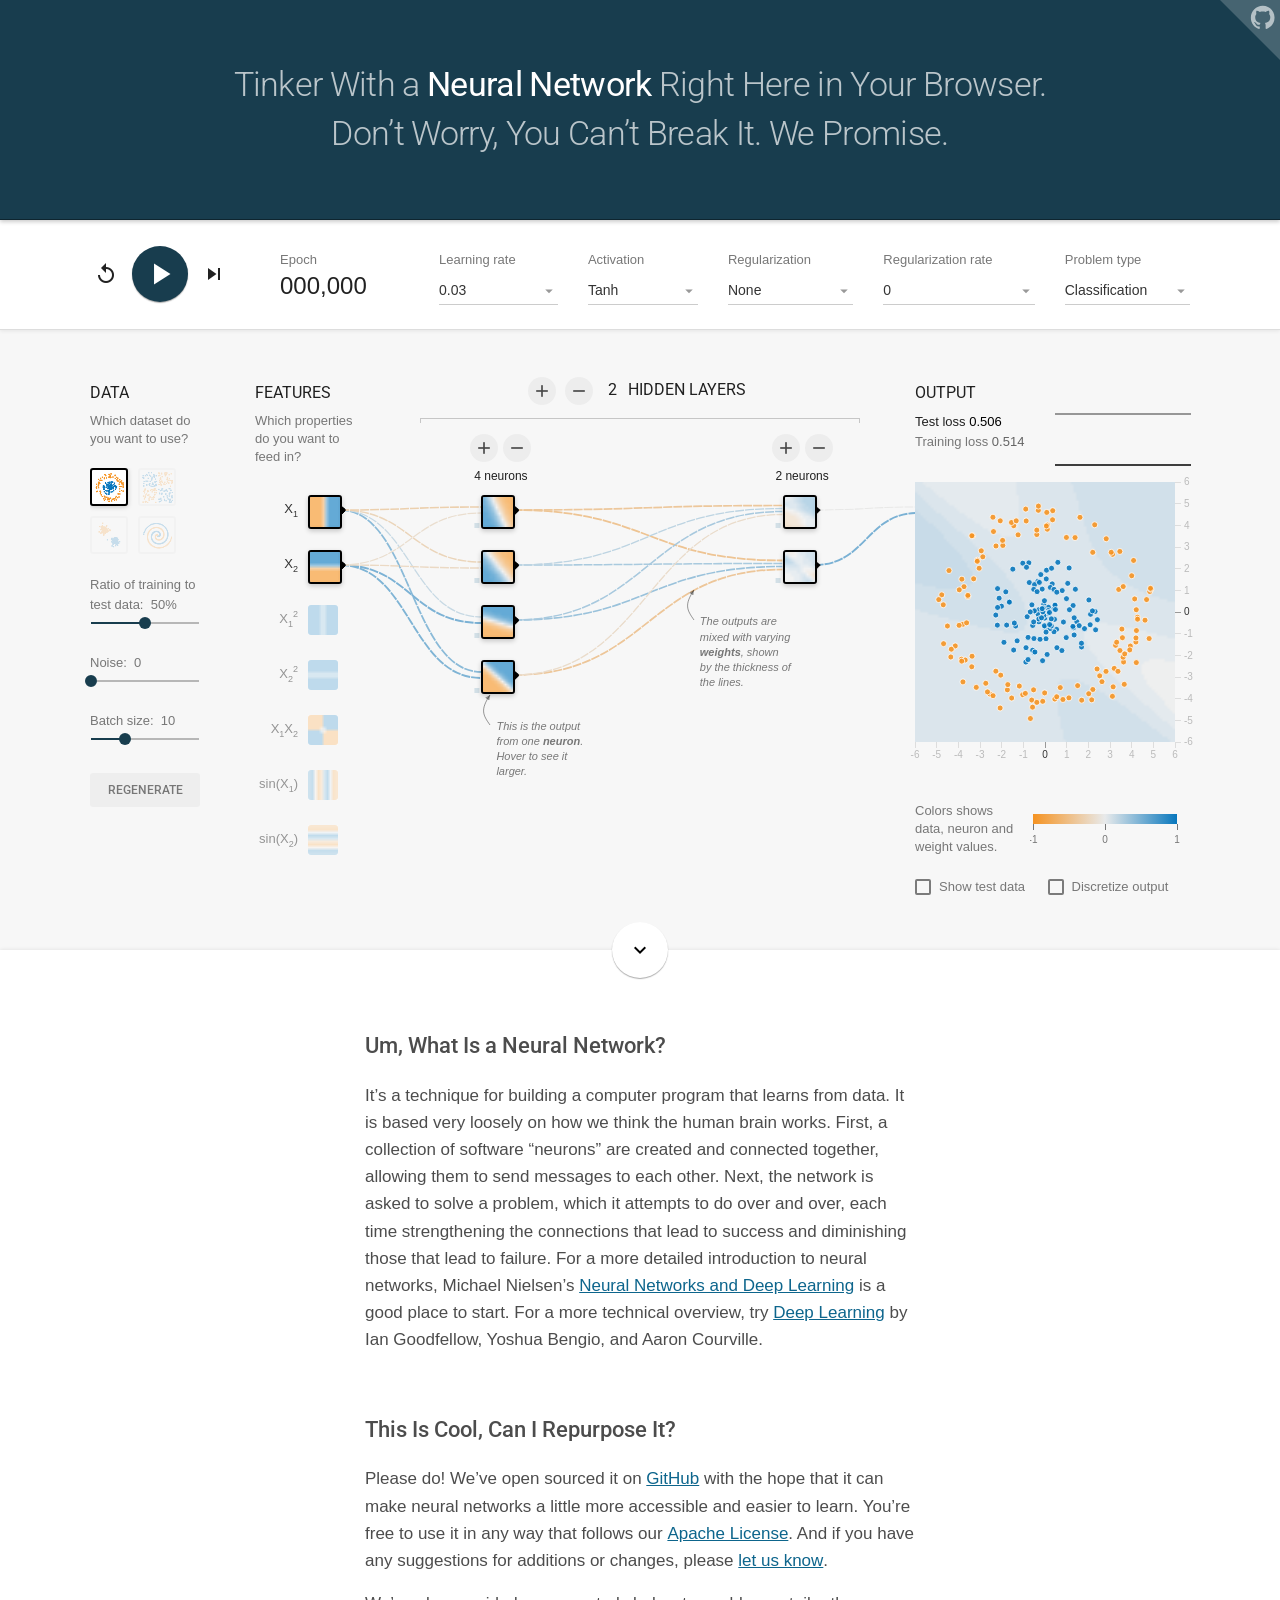
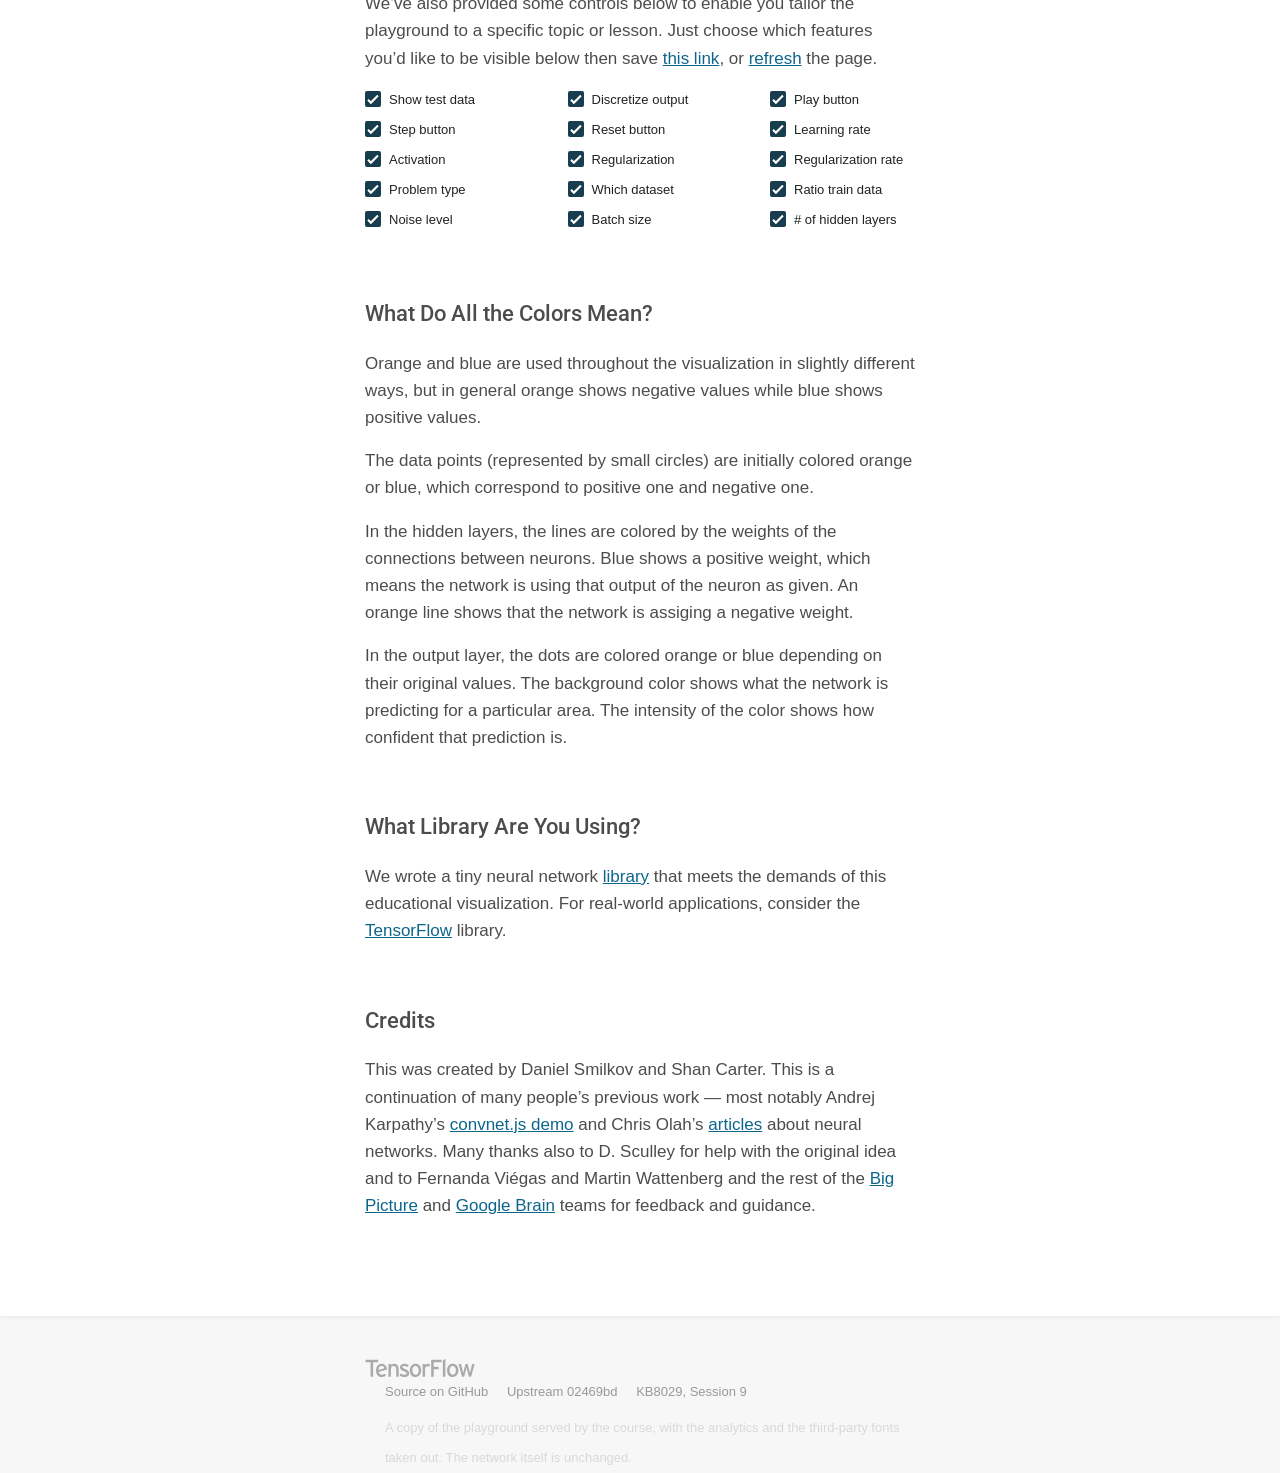
<file: playground/index.html>
<!doctype html>
<!-- Copyright 2016 Google Inc. All Rights Reserved.

Licensed under the Apache License, Version 2.0 (the "License");
you may not use this file except in compliance with the License.
You may obtain a copy of the License at

    http://www.apache.org/licenses/LICENSE-2.0

Unless required by applicable law or agreed to in writing, software
distributed under the License is distributed on an "AS IS" BASIS,
WITHOUT WARRANTIES OR CONDITIONS OF ANY KIND, either express or implied.
See the License for the specific language governing permissions and
limitations under the License.
==============================================================================-->
<html>
<head lang="en">
  <meta charset="utf-8">
  <meta name="viewport" content="width=1024">
  <meta name="keywords" content="neural networks,machine learning,javascript">

  <meta property="og:type" content="article"/>
  <meta property="og:title" content="Tensorflow — Neural Network Playground"/>
  <meta property="og:description" content="Tinker with a real neural network right here in your browser.">
  <meta property="og:url" content="https://course.bioinfo.se/playground"/>

  <meta name="twitter:card" value="summary_large_image">
  <meta name="twitter:title" content="Tensorflow — Neural Network Playground">
  <meta name="twitter:description" content="Tinker with a real neural network right here in your browser.">
  <meta name="twitter:url" content="https://course.bioinfo.se/playground">
  <meta name="twitter:image:width" content="560">
  <meta name="twitter:image:height" content="295">

  <meta name="author" content="Daniel Smilkov and Shan Carter">
  <title>A Neural Network Playground</title>
  <link rel="stylesheet" href="bundle.css" type="text/css">
  <link rel="stylesheet" href="fonts.css" type="text/css">
  <script src="lib.js"></script>
</head>
<body>
  <!-- GitHub link -->
  <a class="github-link" href="https://github.com/tensorflow/playground" title="Source on GitHub" target="_blank">
    <svg xmlns="http://www.w3.org/2000/svg" xmlns:xlink="http://www.w3.org/1999/xlink" viewBox="0 0 60.5 60.5" width="60" height="60">
      <polygon class="bg" points="60.5,60.5 0,0 60.5,0 "/>
      <path class="icon" d="M43.1,5.8c-6.6,0-12,5.4-12,12c0,5.3,3.4,9.8,8.2,11.4c0.6,0.1,0.8-0.3,0.8-0.6c0-0.3,0-1,0-2c-3.3,0.7-4-1.6-4-1.6c-0.5-1.4-1.3-1.8-1.3-1.8c-1.1-0.7,0.1-0.7,0.1-0.7c1.2,0.1,1.8,1.2,1.8,1.2c1.1,1.8,2.8,1.3,3.5,1c0.1-0.8,0.4-1.3,0.8-1.6c-2.7-0.3-5.5-1.3-5.5-5.9c0-1.3,0.5-2.4,1.2-3.2c-0.1-0.3-0.5-1.5,0.1-3.2c0,0,1-0.3,3.3,1.2c1-0.3,2-0.4,3-0.4c1,0,2,0.1,3,0.4c2.3-1.6,3.3-1.2,3.3-1.2c0.7,1.7,0.2,2.9,0.1,3.2c0.8,0.8,1.2,1.9,1.2,3.2c0,4.6-2.8,5.6-5.5,5.9c0.4,0.4,0.8,1.1,0.8,2.2c0,1.6,0,2.9,0,3.3c0,0.3,0.2,0.7,0.8,0.6c4.8-1.6,8.2-6.1,8.2-11.4C55.1,11.2,49.7,5.8,43.1,5.8z"/>
    </svg>
  </a>
  <!-- Header -->
  <header>
    <h1 class="l--page">Tinker With a <b>Neural Network</b> <span class="optional">Right Here </span>in Your Browser.<br>Don’t Worry, You Can’t Break It. We Promise.</h1>
  </header>

  <!-- Top Controls -->
  <div id="top-controls">
    <div class="container l--page">
      <div class="timeline-controls">
        <button class="mdl-button mdl-js-button mdl-button--icon ui-resetButton" id="reset-button" title="Reset the network">
          <i class="material-icons">replay</i>
        </button>
        <button class="mdl-button mdl-js-button mdl-button--fab mdl-button--colored ui-playButton" id="play-pause-button" title="Run/Pause">
          <i class="material-icons">play_arrow</i>
          <i class="material-icons">pause</i>
        </button>
        <button class="mdl-button mdl-js-button mdl-button--icon ui-stepButton" id="next-step-button" title="Step">
          <i class="material-icons">skip_next</i>
        </button>
      </div>
      <div class="control">
        <span class="label">Epoch</span>
        <span class="value" id="iter-number"></span>
      </div>
      <div class="control ui-learningRate">
        <label for="learningRate">Learning rate</label>
        <div class="select">
          <select id="learningRate">
            <option value="0.00001">0.00001</option>
            <option value="0.0001">0.0001</option>
            <option value="0.001">0.001</option>
            <option value="0.003">0.003</option>
            <option value="0.01">0.01</option>
            <option value="0.03">0.03</option>
            <option value="0.1">0.1</option>
            <option value="0.3">0.3</option>
            <option value="1">1</option>
            <option value="3">3</option>
            <option value="10">10</option>
          </select>
        </div>
      </div>
      <div class="control ui-activation">
        <label for="activations">Activation</label>
        <div class="select">
          <select id="activations">
            <option value="relu">ReLU</option>
            <option value="tanh">Tanh</option>
            <option value="sigmoid">Sigmoid</option>
            <option value="linear">Linear</option>
          </select>
        </div>
      </div>
      <div class="control ui-regularization">
        <label for="regularizations">Regularization</label>
        <div class="select">
          <select id="regularizations">
            <option value="none">None</option>
            <option value="L1">L1</option>
            <option value="L2">L2</option>
          </select>
        </div>
      </div>
      <div class="control ui-regularizationRate">
        <label for="regularRate">Regularization rate</label>
        <div class="select">
          <select id="regularRate">
            <option value="0">0</option>
            <option value="0.001">0.001</option>
            <option value="0.003">0.003</option>
            <option value="0.01">0.01</option>
            <option value="0.03">0.03</option>
            <option value="0.1">0.1</option>
            <option value="0.3">0.3</option>
            <option value="1">1</option>
            <option value="3">3</option>
            <option value="10">10</option>
          </select>
        </div>
      </div>
      <div class="control ui-problem">
        <label for="problem">Problem type</label>
        <div class="select">
          <select id="problem">
            <option value="classification">Classification</option>
            <option value="regression">Regression</option>
          </select>
        </div>
      </div>
    </div>
  </div>

  <!-- Main Part -->
  <div id="main-part" class="l--page">

    <!--  Data Column-->
    <div class="column data">
      <h4>
        <span>Data</span>
      </h4>
      <div class="ui-dataset">
        <p>Which dataset do you want to use?</p>
        <div class="dataset-list">
          <div class="dataset" title="Circle">
            <canvas class="data-thumbnail" data-dataset="circle"></canvas>
          </div>
          <div class="dataset" title="Exclusive or">
            <canvas class="data-thumbnail" data-dataset="xor"></canvas>
          </div>
          <div class="dataset" title="Gaussian">
            <canvas class="data-thumbnail" data-dataset="gauss"></canvas>
          </div>
          <div class="dataset" title="Spiral">
            <canvas class="data-thumbnail" data-dataset="spiral"></canvas>
          </div>
          <div class="dataset" title="Plane">
            <canvas class="data-thumbnail" data-regDataset="reg-plane"></canvas>
          </div>
          <div class="dataset" title="Multi gaussian">
            <canvas class="data-thumbnail" data-regDataset="reg-gauss"></canvas>
          </div>
        </div>
      </div>
      <div>
        <div class="ui-percTrainData">
          <label for="percTrainData">Ratio of training to test data:&nbsp;&nbsp;<span class="value">XX</span>%</label>
          <p class="slider">
            <input class="mdl-slider mdl-js-slider" type="range" id="percTrainData" min="10" max="90" step="10">
          </p>
        </div>
        <div class="ui-noise">
          <label for="noise">Noise:&nbsp;&nbsp;<span class="value">XX</span></label>
          <p class="slider">
            <input class="mdl-slider mdl-js-slider" type="range" id="noise" min="0" max="50" step="5">
          </p>
        </div>
        <div class="ui-batchSize">
          <label for="batchSize">Batch size:&nbsp;&nbsp;<span class="value">XX</span></label>
          <p class="slider">
            <input class="mdl-slider mdl-js-slider" type="range" id="batchSize" min="1" max="30" step="1">
          </p>
        </div>
          <button class="basic-button" id="data-regen-button" title="Regenerate data">
            Regenerate
          </button>
      </div>
    </div>

    <!-- Features Column -->
    <div class="column features">
      <h4>Features</h4>
      <p>Which properties do you want to feed in?</p>
      <div id="network">
        <svg id="svg" width="510" height="450">
          <defs>
            <marker id="markerArrow" markerWidth="7" markerHeight="13" refX="1" refY="6" orient="auto" markerUnits="userSpaceOnUse">
              <path d="M2,11 L7,6 L2,2" />
            </marker>
          </defs>
        </svg>
        <!-- Hover card -->
        <div id="hovercard">
          <div style="font-size:10px">Click anywhere to edit.</div>
          <div><span class="type">Weight/Bias</span> is <span class="value">0.2</span><span><input type="number"/></span>.</div>
        </div>
        <div class="callout thumbnail">
          <svg viewBox="0 0 30 30">
            <defs>
              <marker id="arrow" markerWidth="5" markerHeight="5" refx="5" refy="2.5" orient="auto" markerUnits="userSpaceOnUse">
                <path d="M0,0 L5,2.5 L0,5 z"/>
              </marker>
            </defs>
            <path d="M12,30C5,20 2,15 12,0" marker-end="url(#arrow)">
          </svg>
          <div class="label">
            This is the output from one <b>neuron</b>. Hover to see it larger.
          </div>
        </div>
        <div class="callout weights">
          <svg viewBox="0 0 30 30">
            <defs>
              <marker id="arrow" markerWidth="5" markerHeight="5" refx="5" refy="2.5" orient="auto" markerUnits="userSpaceOnUse">
                <path d="M0,0 L5,2.5 L0,5 z"/>
              </marker>
            </defs>
            <path d="M12,30C5,20 2,15 12,0" marker-end="url(#arrow)">
          </svg>
          <div class="label">
            The outputs are mixed with varying <b>weights</b>, shown by the thickness of the lines.
          </div>
        </div>
      </div>
    </div>

    <!-- Hidden Layers Column -->
    <div class="column hidden-layers">
      <h4>
        <div class="ui-numHiddenLayers">
          <button id="add-layers" class="mdl-button mdl-js-button mdl-button--icon">
            <i class="material-icons">add</i>
          </button>
          <button id="remove-layers" class="mdl-button mdl-js-button mdl-button--icon">
            <i class="material-icons">remove</i>
          </button>
        </div>
        <span id="num-layers"></span>
        <span id="layers-label"></span>
      </h4>
      <div class="bracket"></div>
    </div>

    <!-- Output Column -->
    <div class="column output">
      <h4>Output</h4>
      <div class="metrics">
        <div class="output-stats ui-percTrainData">
          <span>Test loss</span>
          <div class="value" id="loss-test"></div>
        </div>
        <div class="output-stats train">
          <span>Training loss</span>
          <div class="value" id="loss-train"></div>
        </div>
        <div id="linechart"></div>
      </div>
      <div id="heatmap"></div>
      <div style="float:left;margin-top:20px">
        <div style="display:flex; align-items:center;">

          <!-- Gradient color scale -->
          <div class="label" style="width:105px; margin-right: 10px">
            Colors shows data, neuron and weight values.
          </div>
          <svg width="150" height="30" id="colormap">
            <defs>
              <linearGradient id="gradient" x1="0%" y1="100%" x2="100%" y2="100%">
                <stop offset="0%" stop-color="#f59322" stop-opacity="1"></stop>
                <stop offset="50%" stop-color="#e8eaeb" stop-opacity="1"></stop>
                <stop offset="100%" stop-color="#0877bd" stop-opacity="1"></stop>
              </linearGradient>
            </defs>
            <g class="core" transform="translate(3, 0)">
              <rect width="144" height="10" style="fill: url('#gradient');"></rect>
            </g>
          </svg>
        </div>
        <br/>
        <div style="display:flex;">
          <label class="ui-showTestData mdl-checkbox mdl-js-checkbox mdl-js-ripple-effect" for="show-test-data">
            <input type="checkbox" id="show-test-data" class="mdl-checkbox__input" checked>
            <span class="mdl-checkbox__label label">Show test data</span>
          </label>
          <label class="ui-discretize mdl-checkbox mdl-js-checkbox mdl-js-ripple-effect" for="discretize">
            <input type="checkbox" id="discretize" class="mdl-checkbox__input" checked>
            <span class="mdl-checkbox__label label">Discretize output</span>
          </label>
        </div>
      </div>
    </div>

  </div>

  <!-- More -->
  <div class="more">
    <!-- <button class="mdl-button mdl-js-button mdl-button--icon"><i class="material-icons">keyboard_arrow_down</i></button> -->
    <button class="mdl-button mdl-js-button mdl-button--fab">
      <i class="material-icons">keyboard_arrow_down</i>
    </button>
  </div>
  <!-- Article -->

  <article id="article-text">
    <div class="l--body">
      <h2>Um, What Is a Neural Network?</h2>
      <p>It’s a technique for building a computer program that learns from data. It is based very loosely on how we think the human brain works. First, a collection of software “neurons” are created and connected together, allowing them to send messages to each other. Next, the network is asked to solve a problem, which it attempts to do over and over, each time strengthening the connections that lead to success and diminishing those that lead to failure. For a more detailed introduction to neural networks, Michael Nielsen’s <a href="http://neuralnetworksanddeeplearning.com/index.html">Neural Networks and Deep Learning</a> is a good place to start. For a more technical overview, try <a href="http://www.deeplearningbook.org/">Deep Learning</a> by Ian Goodfellow, Yoshua Bengio, and Aaron Courville.</p>
    </div>

    <div class="l--body">
      <h2>This Is Cool, Can I Repurpose It?</h2>
      <p>Please do! We’ve open sourced it on <a href="https://github.com/tensorflow/playground">GitHub</a> with the hope that it can make neural networks a little more accessible and easier to learn. You’re free to use it in any way that follows our <a href="https://github.com/tensorflow/playground/blob/master/LICENSE">Apache License</a>. And if you have any suggestions for additions or changes, please <a href="https://github.com/tensorflow/playground/issues">let us know</a>.</p>
      <p>We’ve also provided some controls below to enable you tailor the playground to a specific topic or lesson. Just choose which features you’d like to be visible below then save <a class="hide-controls-link" href="#">this link</a>, or <a href="javascript:location.reload();">refresh</a> the page.</p>
      <div class="hide-controls"></div>
    </div>

    <div class="l--body">
      <h2>What Do All the Colors Mean?</h2>
      <p>Orange and blue are used throughout the visualization in slightly different ways, but in general orange shows negative values while blue shows positive values.</p>
      <p>The data points (represented by small circles) are initially colored orange or blue, which correspond to positive one and negative one.</p>
      <p>In the hidden layers, the lines are colored by the weights of the connections between neurons. Blue shows a positive weight, which means the network is using that output of the neuron as given. An orange line shows that the network is assiging a negative weight.</p>
      <p>In the output layer, the dots are colored orange or blue depending on their original values. The background color shows what the network is predicting for a particular area. The intensity of the color shows how confident that prediction is.</p>
    </div>

    <div class="l--body">
      <h2>What Library Are You Using?</h2>
      <p>We wrote a tiny neural network <a href="https://github.com/tensorflow/playground/blob/master/src/nn.ts">library</a>
      that meets the demands of this educational visualization. For real-world applications, consider the
      <a href="https://www.tensorflow.org/">TensorFlow</a> library.
      </p>
    </div>

    <div class="l--body">
      <h2>Credits</h2>
      <p>
        This was created by Daniel Smilkov and Shan Carter.
        This is a continuation of many people’s previous work — most notably Andrej Karpathy’s <a href="http://cs.stanford.edu/people/karpathy/convnetjs/demo/classify2d.html">convnet.js demo</a>
        and Chris Olah’s <a href="http://colah.github.io/posts/2014-03-NN-Manifolds-Topology/">articles</a> about neural networks.
        Many thanks also to D. Sculley for help with the original idea and to Fernanda Viégas and Martin Wattenberg and the rest of the
        <a href="https://research.google.com/bigpicture/">Big Picture</a> and <a href="https://research.google.com/teams/brain/">Google Brain</a> teams for feedback and guidance.
      </p>
    </div>
  </article>

  <!-- Footer -->
  <footer>
    <div class="l--body">
      <a href="https://www.tensorflow.org/" class="logo">
        <svg version="1.1" xmlns="http://www.w3.org/2000/svg" xmlns:xlink="http://www.w3.org/1999/xlink" viewBox="0 0 528 87" xml:space="preserve">
        	<path d="M37.4,15.5v70.3H25V15.5H1V3.4h60.4v12.1H37.4z"/>
        	<path d="M149,85.8v-35c0-12.5-4.7-16.9-12.7-16.9c-8.1,0-12.7,5.8-12.7,15.8v36.1h-12.1V24h12.1v5.9c3.1-4.5,9.2-7.2,15.5-7.2
        		c14.4,0,22,9.4,22,27.7v35.4H149z"/>
        	<path d="M188.7,87.1c-8.4,0-17.4-3.3-23.7-7.9l5.5-9.2c5.8,4,12.2,6.1,18,6.1c7.7,0,11.3-2.5,11.3-6.8c0-4.7-5.4-6.9-14.4-10.4
        		c-13.3-5.2-18.1-9.7-18.1-19.4c0-11.1,8.7-16.8,21.1-16.8c7.8,0,15.4,2.8,21,6.8l-5.3,9.3c-5.1-3.5-10.1-5.3-16-5.3
        		c-5.9,0-8.5,2.4-8.5,5.7c0,3.1,2.1,5.3,11.4,8.9c13.8,5.3,20.8,9.1,20.8,20.7C211.9,82.5,200.8,87.1,188.7,87.1z"/>
        	<path d="M242,87.1c-15.5,0-27.2-12.8-27.2-32.1c0-20.2,12-32.3,27.5-32.3c15.8,0,27.5,12.6,27.5,31.9
        		C269.9,75.1,257.9,87.1,242,87.1z M241.9,34.3c-9.2,0-14.8,8.1-14.8,20.4c0,13.5,6.2,21,15.4,21c9.2,0,15.2-9.3,15.2-20.6
        		C257.7,42.4,251.7,34.3,241.9,34.3z"/>
        	<path d="M310,36.8c-2.6-1.4-5.3-2.2-9.3-2.2c-7.7,0-12.1,5.4-12.1,15.9v35.3h-12.1V24h12.1v5.9c2.8-4.1,8-7.2,14.1-7.2
        		c4.9,0,8,0.9,10.5,2.6L310,36.8z"/>
        	<path d="M330.3,15.5v21.5H354v12.1h-23.7v36.6H318V3.4h50.3v12.1H330.3z"/>
        	<path d="M374.5,85.8V6.4L386.6,0v85.8H374.5z"/>
        	<path d="M421.9,87.1c-15.5,0-27.2-12.8-27.2-32.1c0-20.2,12-32.3,27.5-32.3c15.8,0,27.5,12.6,27.5,31.9
        		C449.8,75.1,437.7,87.1,421.9,87.1z M421.7,34.3c-9.2,0-14.8,8.1-14.8,20.4c0,13.5,6.2,21,15.4,21c9.2,0,15.2-9.3,15.2-20.6
        		C437.5,42.4,431.5,34.3,421.7,34.3z"/>
        	<path d="M510.9,85.8h-10.4l-8.4-31.2c-1.3-4.7-2.6-10.2-3.2-13.2c-0.6,2.9-1.9,8.6-3.2,13.3l-8.2,31.1h-10.4L450.3,24h12l7.3,30
        		c1.2,4.7,2.5,10.6,3.1,13.5c0.7-3.1,2.1-8.7,3.4-13.5l8.2-30h9.8l8.4,30.1c1.3,4.8,2.6,10.4,3.3,13.4c0.7-3.1,1.9-8.8,3.1-13.5
        		l7.3-30h12L510.9,85.8z"/>
        	<path d="M79.1,76.2c-6.7,0-12.7-4-14.9-13.2l40.5-12.2c-0.2-2.8-0.6-5.4-1.3-8c-3-11.6-11.1-20.1-24.7-20.1
        		c-16,0-27.1,11.3-27.1,32.3c0,20.5,12.2,32.1,26.7,32.1c9.4,0,15.9-2.9,21.3-8.1l-7.2-7.8C88.4,74.3,84.3,76.2,79.1,76.2z
        	 M78,33.7c7.9,0,12.1,4.5,13.8,10.5l-27.9,8.5l0-3.5C64.9,39.3,69.8,33.7,78,33.7z"/>
        </svg>
      </a>
      <div class="links">
        <a href="https://github.com/tensorflow/playground">Source on GitHub</a>
        <a href="https://github.com/tensorflow/playground/tree/02469bd3751764b20486015d4202b792af5362a6">Upstream 02469bd</a>
        <a href="https://course.bioinfo.se/session09.html">KB8029, Session 9</a>
        <span style="opacity:0.7; display:block; margin-top:6px">A copy of the playground served by the course, with the analytics and the third-party fonts taken out. The network itself is unchanged.</span>
      </div>
    </div>
  </footer>
  <script src="bundle.js"></script>
  <!-- Google Analytics removed. Upstream calls ga() on the first interaction,
       so a no-op stands in for it and nothing is reported anywhere. -->
  <script>window.ga = function () {};</script>
</body>
</html>
</file>
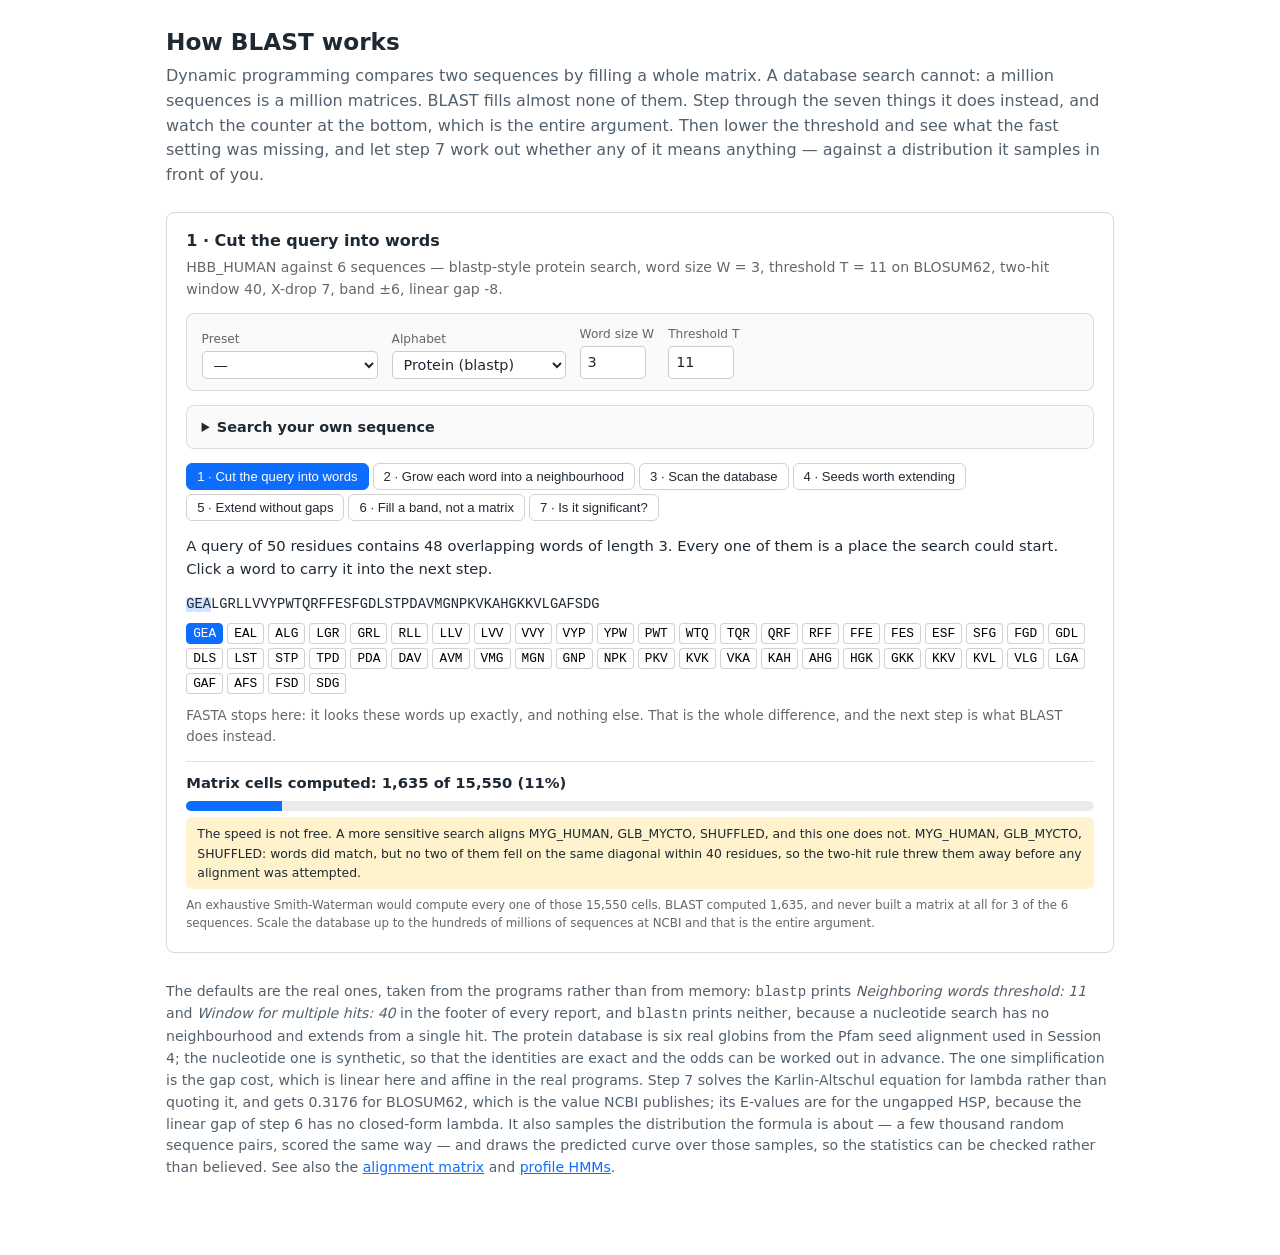
<file: blast.html>
<!doctype html>
<html lang="en">
<head>
<meta charset="utf-8">
<meta name="viewport" content="width=device-width, initial-scale=1">
<title>How BLAST works &middot; KB8029</title>
<!--
  The seven steps of a BLAST search, run on a database small enough to watch.
  The companion to dp.html: that page fills a whole alignment matrix, this one
  shows how BLAST avoids filling almost all of it.

  Almost nothing here: the settings bar, the step switcher and every panel come
  from js/blast-search.js, which the book pages load too. dp-matrix.js has to
  load first, because blast-search.js borrows its BLOSUM62 rather than keeping
  a second copy.
-->
<script src="js/dp-matrix.js"></script>
<script src="js/blast-search.js"></script>
<style>
  * { box-sizing: border-box; }
  body { margin: 0; background: #fff; color: #1f2933;
         font: 16px/1.55 system-ui, -apple-system, "Segoe UI", sans-serif; }
  main { max-width: 980px; margin: 0 auto; padding: 24px 16px 64px; }
  h1 { font-size: 1.45rem; margin: 0 0 4px; }
  p.sub { color: #52606d; margin: 0 0 1.5em; }
  p.foot { color: #52606d; font-size: 0.88em; margin-top: 2em; }
  a { color: #0d6efd; }
</style>
</head>
<body>
<main>
  <h1>How BLAST works</h1>
  <p class="sub">Dynamic programming compares two sequences by filling a whole matrix. A database search
  cannot: a million sequences is a million matrices. BLAST fills almost none of them. Step through the
  seven things it does instead, and watch the counter at the bottom, which is the entire argument.
  Then lower the threshold and see what the fast setting was missing, and let step 7 work out
  whether any of it means anything &mdash; against a distribution it samples in front of you.</p>
  <div id="blast"></div>
  <p class="foot">The defaults are the real ones, taken from the programs rather than from memory:
  <code>blastp</code> prints <em>Neighboring words threshold: 11</em> and <em>Window for multiple
  hits: 40</em> in the footer of every report, and <code>blastn</code> prints neither, because a
  nucleotide search has no neighbourhood and extends from a single hit. The protein database is six
  real globins from the Pfam seed alignment used in Session 4; the nucleotide one is synthetic, so
  that the identities are exact and the odds can be worked out in advance. The one simplification is
  the gap cost, which is linear here and affine in the real programs. Step 7 solves the
  Karlin-Altschul equation for lambda rather than quoting it, and gets 0.3176 for BLOSUM62,
  which is the value NCBI publishes; its E-values are for the ungapped HSP, because the linear
  gap of step 6 has no closed-form lambda. It also samples the distribution the formula is about
  &mdash; a few thousand random sequence pairs, scored the same way &mdash; and draws the predicted
  curve over those samples, so the statistics can be checked rather than believed.
  See also the <a href="dp.html">alignment matrix</a> and <a href="hmm.html">profile HMMs</a>.</p>
</main>
<script>
renderBLAST("blast", {
  controls: true,
  alphabet: "protein",
  step: 0
});
</script>
</body>
</html>
</file>
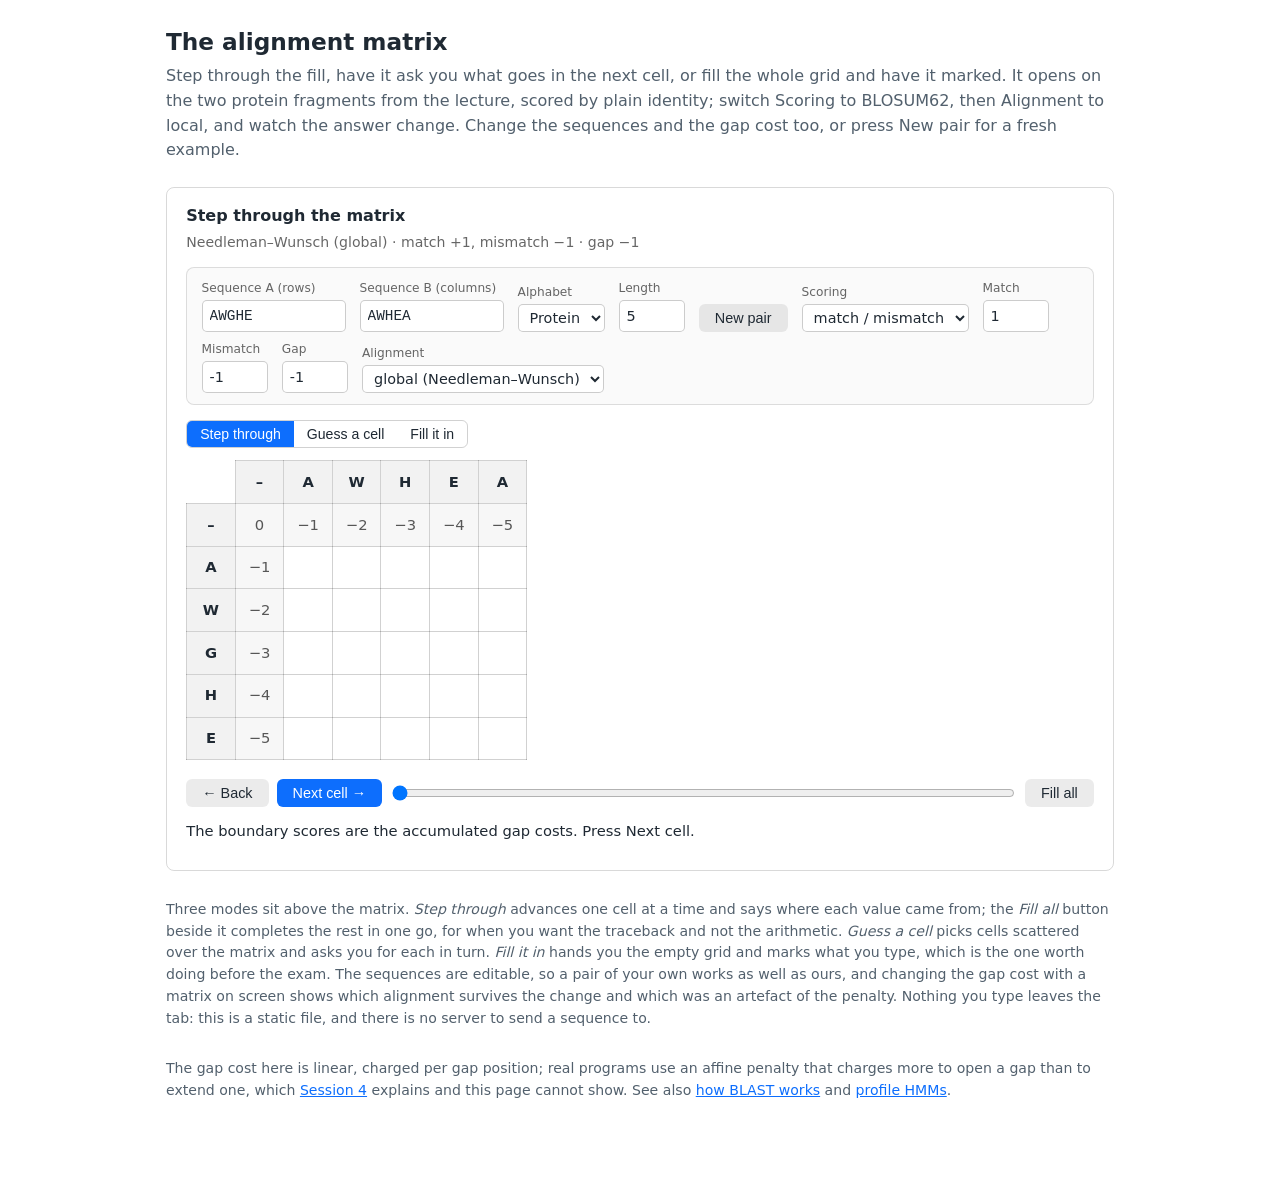
<file: dp.html>
<!doctype html>
<html lang="en">
<head>
<meta charset="utf-8">
<meta name="viewport" content="width=device-width, initial-scale=1">
<title>The alignment matrix &middot; KB8029</title>
<!--
  The dynamic-programming matrix of Sessions 4 and 5, with every setting
  exposed. Linked from the Session 4 deck, so students see this address.

  There is deliberately almost nothing here: the settings bar, the mode
  switcher and the matrix all come from js/dp-matrix.js, which is the same file
  the book pages load and the same file the slide figures are screenshots of.
  A second implementation of the controls would be a second thing to keep true.
-->
<script src="js/dp-matrix.js"></script>
<style>
  * { box-sizing: border-box; }
  body { margin: 0; background: #fff; color: #1f2933;
         font: 16px/1.55 system-ui, -apple-system, "Segoe UI", sans-serif; }
  main { max-width: 980px; margin: 0 auto; padding: 24px 16px 64px; }
  h1 { font-size: 1.45rem; margin: 0 0 4px; }
  p.sub { color: #52606d; margin: 0 0 1.5em; }
  p.foot { color: #52606d; font-size: 0.88em; margin-top: 2em; }
  a { color: #0d6efd; }
</style>
</head>
<body>
<main>
  <h1>The alignment matrix</h1>
  <p class="sub">Step through the fill, have it ask you what goes in the next cell, or fill the whole
  grid and have it marked. It opens on the two protein fragments from the lecture, scored by plain
  identity; switch Scoring to BLOSUM62, then Alignment to local, and watch the answer change. Change
  the sequences and the gap cost too, or press New pair for a fresh example.</p>
  <div id="dp"></div>
  <p class="foot">Three modes sit above the matrix. <em>Step through</em> advances one cell at a
  time and says where each value came from; the <em>Fill all</em> button beside it completes the
  rest in one go, for when you want the traceback and not the arithmetic. <em>Guess a cell</em>
  picks cells scattered over the matrix and asks you for each in turn. <em>Fill it in</em> hands you
  the empty grid and marks what you type, which is the one worth doing before the exam. The
  sequences are editable, so a pair of your own works as well as ours, and changing the gap cost
  with a matrix on screen shows which alignment survives the change and which was an artefact of
  the penalty. Nothing you type leaves the tab: this is a static file, and there is no server to
  send a sequence to.</p>
  <p class="foot">The gap cost here is linear, charged per gap position; real programs use an
  affine penalty that charges more to open a gap than to extend one, which
  <a href="session04.html#sec-s04-gaps">Session 4</a> explains and this page
  cannot show. See also <a href="blast.html">how BLAST works</a> and
  <a href="hmm.html">profile HMMs</a>.</p>
</main>
<script>
renderDP("dp", {
  controls: true,
  modes: ["step", "guess", "fill"],
  mode: "step",
  // The lecture's example: protein letters, scored by plain identity to begin
  // with. Switching Scoring to BLOSUM62, and then Alignment to local, walks
  // the same three steps the Session 4 slides walk.
  a: "AWGHE", b: "AWHEA", match: 1, mismatch: -1, gap: -1
});
</script>
</body>
</html>
</file>
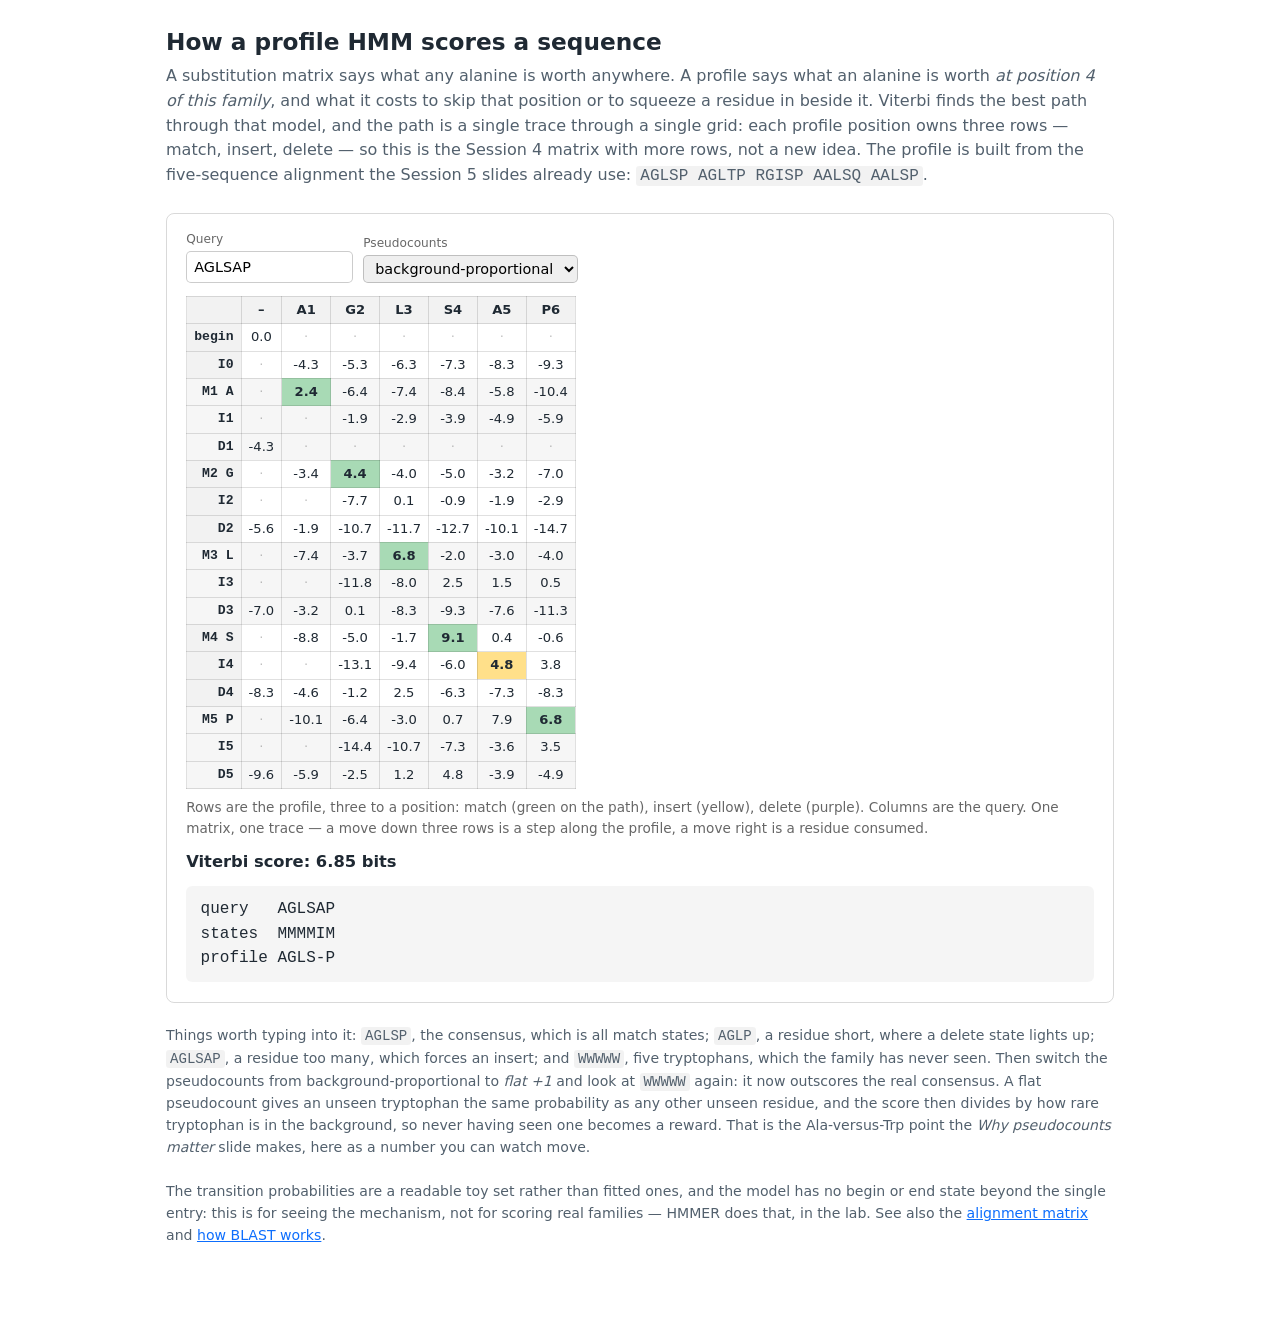
<file: hmm.html>
<!doctype html>
<html lang="en">
<head>
<meta charset="utf-8">
<meta name="viewport" content="width=device-width, initial-scale=1">
<title>How a profile HMM scores a sequence &middot; KB8029</title>
<!--
  Viterbi against a profile HMM, drawn as one matrix.

  The third of the three widget pages, and the one that closes the argument the
  other two open: dp.html fills a whole alignment matrix, blast.html shows how a
  search avoids filling almost any of it, and this page replaces the substitution
  matrix itself with a position-specific model. Everything is in
  js/hmm-viterbi.js, which the book pages can load too.
-->
<script src="js/hmm-viterbi.js"></script>
<style>
  * { box-sizing: border-box; }
  body { margin: 0; background: #fff; color: #1f2933;
         font: 16px/1.55 system-ui, -apple-system, "Segoe UI", sans-serif; }
  main { max-width: 980px; margin: 0 auto; padding: 24px 16px 64px; }
  h1 { font-size: 1.45rem; margin: 0 0 4px; }
  p.sub { color: #52606d; margin: 0 0 1.5em; }
  p.foot { color: #52606d; font-size: 0.88em; margin-top: 1.6em; }
  code { background: rgba(0, 0, 0, 0.05); padding: 1px 4px; border-radius: 3px; }
  a { color: #0d6efd; }
</style>
</head>
<body>
<main>
  <h1>How a profile HMM scores a sequence</h1>
  <p class="sub">A substitution matrix says what any alanine is worth anywhere. A profile says what
  an alanine is worth <em>at position 4 of this family</em>, and what it costs to skip that position
  or to squeeze a residue in beside it. Viterbi finds the best path through that model, and the path
  is a single trace through a single grid: each profile position owns three rows — match, insert,
  delete — so this is the Session 4 matrix with more rows, not a new idea.
  The profile is built from the five-sequence alignment the Session 5 slides already use:
  <code>AGLSP AGLTP RGISP AALSQ AALSP</code>.</p>
  <div id="hmm"></div>
  <p class="foot">Things worth typing into it: <code>AGLSP</code>, the consensus, which is all match
  states; <code>AGLP</code>, a residue short, where a delete state lights up; <code>AGLSAP</code>, a
  residue too many, which forces an insert; and <code>WWWWW</code>, five tryptophans, which the
  family has never seen. Then switch the pseudocounts from background-proportional to <em>flat +1</em>
  and look at <code>WWWWW</code> again: it now outscores the real consensus. A flat pseudocount gives
  an unseen tryptophan the same probability as any other unseen residue, and the score then divides
  by how rare tryptophan is in the background, so never having seen one becomes a reward. That is
  the Ala-versus-Trp point the <em>Why pseudocounts matter</em> slide makes, here as a number you can
  watch move.</p>
  <p class="foot">The transition probabilities are a readable toy set rather than fitted ones, and
  the model has no begin or end state beyond the single entry: this is for seeing the mechanism, not
  for scoring real families — HMMER does that, in the lab. See also the
  <a href="dp.html">alignment matrix</a> and <a href="blast.html">how BLAST works</a>.</p>
</main>
<script>
renderHMM("hmm", { query: "AGLSAP" });
</script>
</body>
</html>
</file>
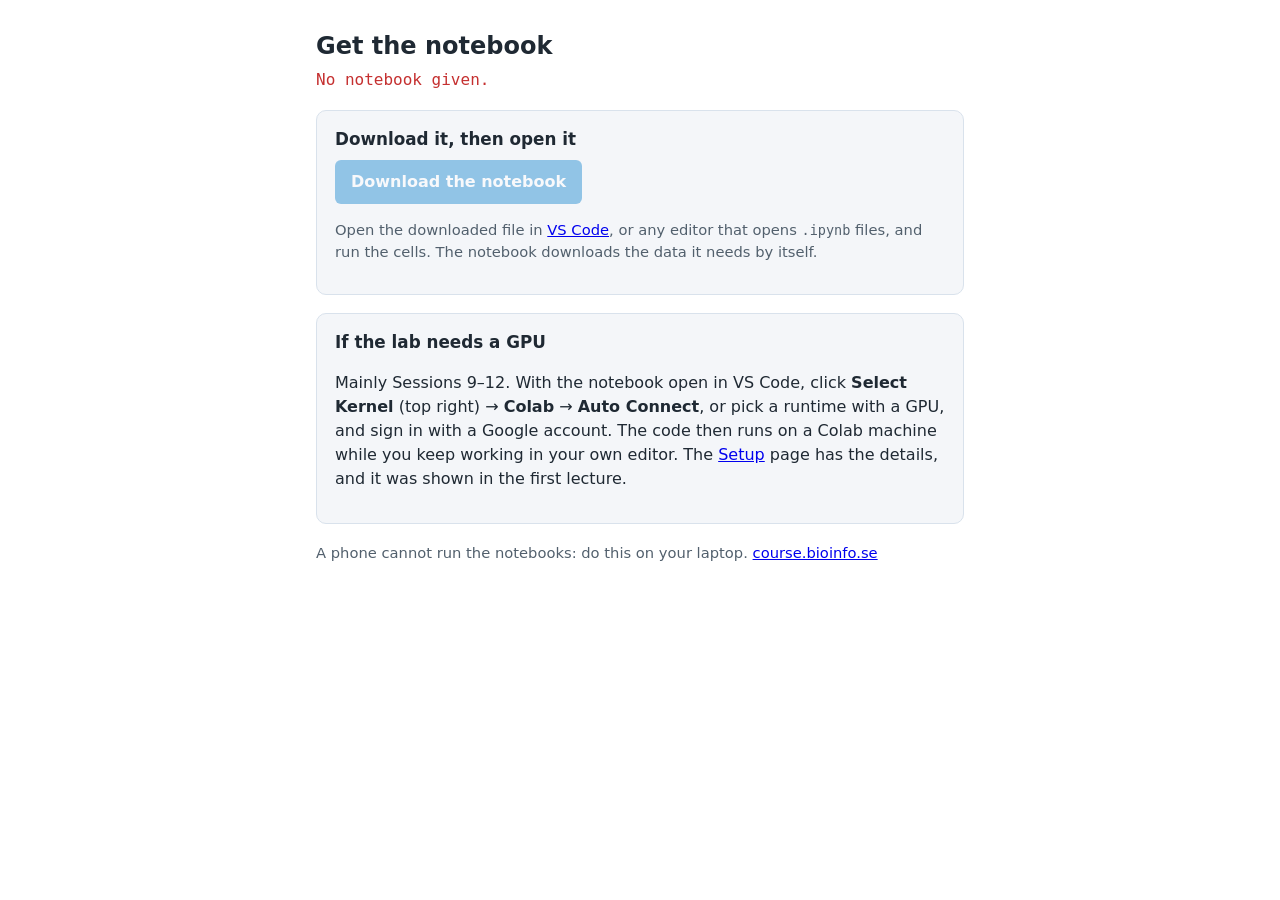
<file: open.html>
<!doctype html>
<html lang="en">
<head>
<meta charset="utf-8">
<meta name="viewport" content="width=device-width, initial-scale=1">
<title>Get the notebook · KB8029</title>
<!--
  Older links -- in Canvas, in earlier versions of the book and the slides -- point here:
  https://course.bioinfo.se/open.html?nb=session04-lab.ipynb
  Since 2026-11-02 a lab is simply downloaded: the session page, the Canvas quiz and this page all link to
  https://course.bioinfo.se/notebooks/<nb>, and the student opens the file in VS Code (or any editor that opens
  .ipynb). There is no clone and no browser Colab. This page is kept only so that those older links still work,
  and it does the same thing: it offers the download.
-->
<style>
  :root { --bg: #ffffff; --fg: #1f2933; --muted: #52606d; --card: #f4f6f9; --accent: #007acc; --border: #d9e2ec; }
  @media (prefers-color-scheme: dark) {
    :root { --bg: #14181d; --fg: #e4e7eb; --muted: #9aa5b1; --card: #1f252c; --accent: #3ba7ff; --border: #323f4b; }
  }
  * { box-sizing: border-box; }
  body { margin: 0; background: var(--bg); color: var(--fg); font: 16px/1.5 system-ui, -apple-system, "Segoe UI", sans-serif; }
  main { max-width: 680px; margin: 0 auto; padding: 28px 16px 48px; }
  h1 { font-size: 1.5rem; margin: 0 0 4px; }
  .file { font-family: ui-monospace, Menlo, Consolas, monospace; color: var(--muted); word-break: break-all; }
  section { background: var(--card); border: 1px solid var(--border); border-radius: 10px; padding: 16px 18px; margin: 18px 0; }
  h2 { font-size: 1.05rem; margin: 0 0 8px; }
  a.button { display: inline-block; background: var(--accent); color: #fff; border: 0; border-radius: 6px;
    padding: 10px 16px; font: inherit; font-weight: 600; text-decoration: none; }
  a.button.disabled { opacity: 0.4; pointer-events: none; }
  ol { padding-left: 1.3em; margin: 6px 0; }
  code { font-family: ui-monospace, Menlo, Consolas, monospace; font-size: 0.92em; }
  .muted { color: var(--muted); font-size: 0.92rem; }
  .err { color: #c53030; }
</style>
</head>
<body>
<main>
  <h1>Get the notebook</h1>
  <div class="file" id="file"></div>

  <section>
    <h2>Download it, then open it</h2>
    <a class="button disabled" id="dl" href="#" download>Download the notebook</a>
    <p class="muted">Open the downloaded file in <a href="https://code.visualstudio.com/">VS Code</a>, or any editor
      that opens <code>.ipynb</code> files, and run the cells. The notebook downloads the data it needs by itself.</p>
  </section>

  <section>
    <h2>If the lab needs a GPU</h2>
    <p>Mainly Sessions 9&ndash;12. With the notebook open in VS Code, click <b>Select Kernel</b> (top right) &rarr;
      <b>Colab</b> &rarr; <b>Auto Connect</b>, or pick a runtime with a GPU, and sign in with a Google account. The
      code then runs on a Colab machine while you keep working in your own editor. The
      <a href="setup.html">Setup</a> page has the details, and it was shown in the first lecture.</p>
  </section>

  <p class="muted">A phone cannot run the notebooks: do this on your laptop.
    <a href="https://course.bioinfo.se/">course.bioinfo.se</a></p>
</main>
<script>
  const params = new URLSearchParams(location.search);
  const nb = (params.get("nb") || "").replace(/[^A-Za-z0-9._-]/g, "");
  const fileEl = document.getElementById("file"), dl = document.getElementById("dl");
  fileEl.textContent = nb || "No notebook given.";
  if (!nb) { fileEl.classList.add("err"); }
  else {
    dl.href = "https://course.bioinfo.se/notebooks/" + nb;
    dl.setAttribute("download", nb);
    dl.classList.remove("disabled");
  }
</script>
</body>
</html>
</file>
<file: playground/bundle.css>
/**
 * material-design-lite - Material Design Components in CSS, JS and HTML
 * @version v1.3.0
 * @license Apache-2.0
 * @copyright 2015 Google, Inc.
 * @link https://github.com/google/material-design-lite
 */
@charset "UTF-8";html{color:rgba(0,0,0,.87)}::-moz-selection{background:#b3d4fc;text-shadow:none}::selection{background:#b3d4fc;text-shadow:none}hr{display:block;height:1px;border:0;border-top:1px solid #ccc;margin:1em 0;padding:0}audio,canvas,iframe,img,svg,video{vertical-align:middle}fieldset{border:0;margin:0;padding:0}textarea{resize:vertical}.browserupgrade{margin:.2em 0;background:#ccc;color:#000;padding:.2em 0}.hidden{display:none!important}.visuallyhidden{border:0;clip:rect(0 0 0 0);height:1px;margin:-1px;overflow:hidden;padding:0;position:absolute;width:1px}.visuallyhidden.focusable:active,.visuallyhidden.focusable:focus{clip:auto;height:auto;margin:0;overflow:visible;position:static;width:auto}.invisible{visibility:hidden}.clearfix:before,.clearfix:after{content:" ";display:table}.clearfix:after{clear:both}@media print{*,*:before,*:after,*:first-letter{background:transparent!important;color:#000!important;box-shadow:none!important}a,a:visited{text-decoration:underline}a[href]:after{content:" (" attr(href)")"}abbr[title]:after{content:" (" attr(title)")"}a[href^="#"]:after,a[href^="javascript:"]:after{content:""}pre,blockquote{border:1px solid #999;page-break-inside:avoid}thead{display:table-header-group}tr,img{page-break-inside:avoid}img{max-width:100%!important}p,h2,h3{orphans:3;widows:3}h2,h3{page-break-after:avoid}}a,.mdl-accordion,.mdl-button,.mdl-card,.mdl-checkbox,.mdl-dropdown-menu,.mdl-icon-toggle,.mdl-item,.mdl-radio,.mdl-slider,.mdl-switch,.mdl-tabs__tab{-webkit-tap-highlight-color:transparent;-webkit-tap-highlight-color:rgba(255,255,255,0)}html{width:100%;height:100%;-ms-touch-action:manipulation;touch-action:manipulation}body{width:100%;min-height:100%;margin:0}main{display:block}*[hidden]{display:none!important}html,body{font-family:"Helvetica","Arial",sans-serif;font-size:14px;font-weight:400;line-height:20px}h1,h2,h3,h4,h5,h6,p{padding:0}h1 small,h2 small,h3 small,h4 small,h5 small,h6 small{font-family:"Roboto","Helvetica","Arial",sans-serif;font-weight:400;line-height:1.35;letter-spacing:-.02em;opacity:.54;font-size:.6em}h1{font-size:56px;line-height:1.35;letter-spacing:-.02em;margin:24px 0}h1,h2{font-family:"Roboto","Helvetica","Arial",sans-serif;font-weight:400}h2{font-size:45px;line-height:48px}h2,h3{margin:24px 0}h3{font-size:34px;line-height:40px}h3,h4{font-family:"Roboto","Helvetica","Arial",sans-serif;font-weight:400}h4{font-size:24px;line-height:32px;-moz-osx-font-smoothing:grayscale;margin:24px 0 16px}h5{font-size:20px;font-weight:500;line-height:1;letter-spacing:.02em}h5,h6{font-family:"Roboto","Helvetica","Arial",sans-serif;margin:24px 0 16px}h6{font-size:16px;letter-spacing:.04em}h6,p{font-weight:400;line-height:24px}p{font-size:14px;letter-spacing:0;margin:0 0 16px}a{color:#ff4081;font-weight:500}blockquote{font-family:"Roboto","Helvetica","Arial",sans-serif;position:relative;font-size:24px;font-weight:300;font-style:italic;line-height:1.35;letter-spacing:.08em}blockquote:before{position:absolute;left:-.5em;content:'“'}blockquote:after{content:'”';margin-left:-.05em}mark{background-color:#f4ff81}dt{font-weight:700}address{font-size:12px;line-height:1;font-style:normal}address,ul,ol{font-weight:400;letter-spacing:0}ul,ol{font-size:14px;line-height:24px}.mdl-typography--display-4,.mdl-typography--display-4-color-contrast{font-family:"Roboto","Helvetica","Arial",sans-serif;font-size:112px;font-weight:300;line-height:1;letter-spacing:-.04em}.mdl-typography--display-4-color-contrast{opacity:.54}.mdl-typography--display-3,.mdl-typography--display-3-color-contrast{font-family:"Roboto","Helvetica","Arial",sans-serif;font-size:56px;font-weight:400;line-height:1.35;letter-spacing:-.02em}.mdl-typography--display-3-color-contrast{opacity:.54}.mdl-typography--display-2,.mdl-typography--display-2-color-contrast{font-family:"Roboto","Helvetica","Arial",sans-serif;font-size:45px;font-weight:400;line-height:48px}.mdl-typography--display-2-color-contrast{opacity:.54}.mdl-typography--display-1,.mdl-typography--display-1-color-contrast{font-family:"Roboto","Helvetica","Arial",sans-serif;font-size:34px;font-weight:400;line-height:40px}.mdl-typography--display-1-color-contrast{opacity:.54}.mdl-typography--headline,.mdl-typography--headline-color-contrast{font-family:"Roboto","Helvetica","Arial",sans-serif;font-size:24px;font-weight:400;line-height:32px;-moz-osx-font-smoothing:grayscale}.mdl-typography--headline-color-contrast{opacity:.87}.mdl-typography--title,.mdl-typography--title-color-contrast{font-family:"Roboto","Helvetica","Arial",sans-serif;font-size:20px;font-weight:500;line-height:1;letter-spacing:.02em}.mdl-typography--title-color-contrast{opacity:.87}.mdl-typography--subhead,.mdl-typography--subhead-color-contrast{font-family:"Roboto","Helvetica","Arial",sans-serif;font-size:16px;font-weight:400;line-height:24px;letter-spacing:.04em}.mdl-typography--subhead-color-contrast{opacity:.87}.mdl-typography--body-2,.mdl-typography--body-2-color-contrast{font-size:14px;font-weight:700;line-height:24px;letter-spacing:0}.mdl-typography--body-2-color-contrast{opacity:.87}.mdl-typography--body-1,.mdl-typography--body-1-color-contrast{font-size:14px;font-weight:400;line-height:24px;letter-spacing:0}.mdl-typography--body-1-color-contrast{opacity:.87}.mdl-typography--body-2-force-preferred-font,.mdl-typography--body-2-force-preferred-font-color-contrast{font-family:"Roboto","Helvetica","Arial",sans-serif;font-size:14px;font-weight:500;line-height:24px;letter-spacing:0}.mdl-typography--body-2-force-preferred-font-color-contrast{opacity:.87}.mdl-typography--body-1-force-preferred-font,.mdl-typography--body-1-force-preferred-font-color-contrast{font-family:"Roboto","Helvetica","Arial",sans-serif;font-size:14px;font-weight:400;line-height:24px;letter-spacing:0}.mdl-typography--body-1-force-preferred-font-color-contrast{opacity:.87}.mdl-typography--caption,.mdl-typography--caption-force-preferred-font{font-size:12px;font-weight:400;line-height:1;letter-spacing:0}.mdl-typography--caption-force-preferred-font{font-family:"Roboto","Helvetica","Arial",sans-serif}.mdl-typography--caption-color-contrast,.mdl-typography--caption-force-preferred-font-color-contrast{font-size:12px;font-weight:400;line-height:1;letter-spacing:0;opacity:.54}.mdl-typography--caption-force-preferred-font-color-contrast,.mdl-typography--menu{font-family:"Roboto","Helvetica","Arial",sans-serif}.mdl-typography--menu{font-size:14px;font-weight:500;line-height:1;letter-spacing:0}.mdl-typography--menu-color-contrast{opacity:.87}.mdl-typography--menu-color-contrast,.mdl-typography--button,.mdl-typography--button-color-contrast{font-family:"Roboto","Helvetica","Arial",sans-serif;font-size:14px;font-weight:500;line-height:1;letter-spacing:0}.mdl-typography--button,.mdl-typography--button-color-contrast{text-transform:uppercase}.mdl-typography--button-color-contrast{opacity:.87}.mdl-typography--text-left{text-align:left}.mdl-typography--text-right{text-align:right}.mdl-typography--text-center{text-align:center}.mdl-typography--text-justify{text-align:justify}.mdl-typography--text-nowrap{white-space:nowrap}.mdl-typography--text-lowercase{text-transform:lowercase}.mdl-typography--text-uppercase{text-transform:uppercase}.mdl-typography--text-capitalize{text-transform:capitalize}.mdl-typography--font-thin{font-weight:200!important}.mdl-typography--font-light{font-weight:300!important}.mdl-typography--font-regular{font-weight:400!important}.mdl-typography--font-medium{font-weight:500!important}.mdl-typography--font-bold{font-weight:700!important}.mdl-typography--font-black{font-weight:900!important}.material-icons{font-family:'Material Icons';font-weight:400;font-style:normal;font-size:24px;line-height:1;letter-spacing:normal;text-transform:none;display:inline-block;word-wrap:normal;-moz-font-feature-settings:'liga';font-feature-settings:'liga';-webkit-font-feature-settings:'liga';-webkit-font-smoothing:antialiased}.mdl-color-text--red{color:#f44336 !important}.mdl-color--red{background-color:#f44336 !important}.mdl-color-text--red-50{color:#ffebee !important}.mdl-color--red-50{background-color:#ffebee !important}.mdl-color-text--red-100{color:#ffcdd2 !important}.mdl-color--red-100{background-color:#ffcdd2 !important}.mdl-color-text--red-200{color:#ef9a9a !important}.mdl-color--red-200{background-color:#ef9a9a !important}.mdl-color-text--red-300{color:#e57373 !important}.mdl-color--red-300{background-color:#e57373 !important}.mdl-color-text--red-400{color:#ef5350 !important}.mdl-color--red-400{background-color:#ef5350 !important}.mdl-color-text--red-500{color:#f44336 !important}.mdl-color--red-500{background-color:#f44336 !important}.mdl-color-text--red-600{color:#e53935 !important}.mdl-color--red-600{background-color:#e53935 !important}.mdl-color-text--red-700{color:#d32f2f !important}.mdl-color--red-700{background-color:#d32f2f !important}.mdl-color-text--red-800{color:#c62828 !important}.mdl-color--red-800{background-color:#c62828 !important}.mdl-color-text--red-900{color:#b71c1c !important}.mdl-color--red-900{background-color:#b71c1c !important}.mdl-color-text--red-A100{color:#ff8a80 !important}.mdl-color--red-A100{background-color:#ff8a80 !important}.mdl-color-text--red-A200{color:#ff5252 !important}.mdl-color--red-A200{background-color:#ff5252 !important}.mdl-color-text--red-A400{color:#ff1744 !important}.mdl-color--red-A400{background-color:#ff1744 !important}.mdl-color-text--red-A700{color:#d50000 !important}.mdl-color--red-A700{background-color:#d50000 !important}.mdl-color-text--pink{color:#e91e63 !important}.mdl-color--pink{background-color:#e91e63 !important}.mdl-color-text--pink-50{color:#fce4ec !important}.mdl-color--pink-50{background-color:#fce4ec !important}.mdl-color-text--pink-100{color:#f8bbd0 !important}.mdl-color--pink-100{background-color:#f8bbd0 !important}.mdl-color-text--pink-200{color:#f48fb1 !important}.mdl-color--pink-200{background-color:#f48fb1 !important}.mdl-color-text--pink-300{color:#f06292 !important}.mdl-color--pink-300{background-color:#f06292 !important}.mdl-color-text--pink-400{color:#ec407a !important}.mdl-color--pink-400{background-color:#ec407a !important}.mdl-color-text--pink-500{color:#e91e63 !important}.mdl-color--pink-500{background-color:#e91e63 !important}.mdl-color-text--pink-600{color:#d81b60 !important}.mdl-color--pink-600{background-color:#d81b60 !important}.mdl-color-text--pink-700{color:#c2185b !important}.mdl-color--pink-700{background-color:#c2185b !important}.mdl-color-text--pink-800{color:#ad1457 !important}.mdl-color--pink-800{background-color:#ad1457 !important}.mdl-color-text--pink-900{color:#880e4f !important}.mdl-color--pink-900{background-color:#880e4f !important}.mdl-color-text--pink-A100{color:#ff80ab !important}.mdl-color--pink-A100{background-color:#ff80ab !important}.mdl-color-text--pink-A200{color:#ff4081 !important}.mdl-color--pink-A200{background-color:#ff4081 !important}.mdl-color-text--pink-A400{color:#f50057 !important}.mdl-color--pink-A400{background-color:#f50057 !important}.mdl-color-text--pink-A700{color:#c51162 !important}.mdl-color--pink-A700{background-color:#c51162 !important}.mdl-color-text--purple{color:#9c27b0 !important}.mdl-color--purple{background-color:#9c27b0 !important}.mdl-color-text--purple-50{color:#f3e5f5 !important}.mdl-color--purple-50{background-color:#f3e5f5 !important}.mdl-color-text--purple-100{color:#e1bee7 !important}.mdl-color--purple-100{background-color:#e1bee7 !important}.mdl-color-text--purple-200{color:#ce93d8 !important}.mdl-color--purple-200{background-color:#ce93d8 !important}.mdl-color-text--purple-300{color:#ba68c8 !important}.mdl-color--purple-300{background-color:#ba68c8 !important}.mdl-color-text--purple-400{color:#ab47bc !important}.mdl-color--purple-400{background-color:#ab47bc !important}.mdl-color-text--purple-500{color:#9c27b0 !important}.mdl-color--purple-500{background-color:#9c27b0 !important}.mdl-color-text--purple-600{color:#8e24aa !important}.mdl-color--purple-600{background-color:#8e24aa !important}.mdl-color-text--purple-700{color:#7b1fa2 !important}.mdl-color--purple-700{background-color:#7b1fa2 !important}.mdl-color-text--purple-800{color:#6a1b9a !important}.mdl-color--purple-800{background-color:#6a1b9a !important}.mdl-color-text--purple-900{color:#4a148c !important}.mdl-color--purple-900{background-color:#4a148c !important}.mdl-color-text--purple-A100{color:#ea80fc !important}.mdl-color--purple-A100{background-color:#ea80fc !important}.mdl-color-text--purple-A200{color:#e040fb !important}.mdl-color--purple-A200{background-color:#e040fb !important}.mdl-color-text--purple-A400{color:#d500f9 !important}.mdl-color--purple-A400{background-color:#d500f9 !important}.mdl-color-text--purple-A700{color:#a0f !important}.mdl-color--purple-A700{background-color:#a0f !important}.mdl-color-text--deep-purple{color:#673ab7 !important}.mdl-color--deep-purple{background-color:#673ab7 !important}.mdl-color-text--deep-purple-50{color:#ede7f6 !important}.mdl-color--deep-purple-50{background-color:#ede7f6 !important}.mdl-color-text--deep-purple-100{color:#d1c4e9 !important}.mdl-color--deep-purple-100{background-color:#d1c4e9 !important}.mdl-color-text--deep-purple-200{color:#b39ddb !important}.mdl-color--deep-purple-200{background-color:#b39ddb !important}.mdl-color-text--deep-purple-300{color:#9575cd !important}.mdl-color--deep-purple-300{background-color:#9575cd !important}.mdl-color-text--deep-purple-400{color:#7e57c2 !important}.mdl-color--deep-purple-400{background-color:#7e57c2 !important}.mdl-color-text--deep-purple-500{color:#673ab7 !important}.mdl-color--deep-purple-500{background-color:#673ab7 !important}.mdl-color-text--deep-purple-600{color:#5e35b1 !important}.mdl-color--deep-purple-600{background-color:#5e35b1 !important}.mdl-color-text--deep-purple-700{color:#512da8 !important}.mdl-color--deep-purple-700{background-color:#512da8 !important}.mdl-color-text--deep-purple-800{color:#4527a0 !important}.mdl-color--deep-purple-800{background-color:#4527a0 !important}.mdl-color-text--deep-purple-900{color:#311b92 !important}.mdl-color--deep-purple-900{background-color:#311b92 !important}.mdl-color-text--deep-purple-A100{color:#b388ff !important}.mdl-color--deep-purple-A100{background-color:#b388ff !important}.mdl-color-text--deep-purple-A200{color:#7c4dff !important}.mdl-color--deep-purple-A200{background-color:#7c4dff !important}.mdl-color-text--deep-purple-A400{color:#651fff !important}.mdl-color--deep-purple-A400{background-color:#651fff !important}.mdl-color-text--deep-purple-A700{color:#6200ea !important}.mdl-color--deep-purple-A700{background-color:#6200ea !important}.mdl-color-text--indigo{color:#3f51b5 !important}.mdl-color--indigo{background-color:#3f51b5 !important}.mdl-color-text--indigo-50{color:#e8eaf6 !important}.mdl-color--indigo-50{background-color:#e8eaf6 !important}.mdl-color-text--indigo-100{color:#c5cae9 !important}.mdl-color--indigo-100{background-color:#c5cae9 !important}.mdl-color-text--indigo-200{color:#9fa8da !important}.mdl-color--indigo-200{background-color:#9fa8da !important}.mdl-color-text--indigo-300{color:#7986cb !important}.mdl-color--indigo-300{background-color:#7986cb !important}.mdl-color-text--indigo-400{color:#5c6bc0 !important}.mdl-color--indigo-400{background-color:#5c6bc0 !important}.mdl-color-text--indigo-500{color:#3f51b5 !important}.mdl-color--indigo-500{background-color:#3f51b5 !important}.mdl-color-text--indigo-600{color:#3949ab !important}.mdl-color--indigo-600{background-color:#3949ab !important}.mdl-color-text--indigo-700{color:#303f9f !important}.mdl-color--indigo-700{background-color:#303f9f !important}.mdl-color-text--indigo-800{color:#283593 !important}.mdl-color--indigo-800{background-color:#283593 !important}.mdl-color-text--indigo-900{color:#1a237e !important}.mdl-color--indigo-900{background-color:#1a237e !important}.mdl-color-text--indigo-A100{color:#8c9eff !important}.mdl-color--indigo-A100{background-color:#8c9eff !important}.mdl-color-text--indigo-A200{color:#536dfe !important}.mdl-color--indigo-A200{background-color:#536dfe !important}.mdl-color-text--indigo-A400{color:#3d5afe !important}.mdl-color--indigo-A400{background-color:#3d5afe !important}.mdl-color-text--indigo-A700{color:#304ffe !important}.mdl-color--indigo-A700{background-color:#304ffe !important}.mdl-color-text--blue{color:#2196f3 !important}.mdl-color--blue{background-color:#2196f3 !important}.mdl-color-text--blue-50{color:#e3f2fd !important}.mdl-color--blue-50{background-color:#e3f2fd !important}.mdl-color-text--blue-100{color:#bbdefb !important}.mdl-color--blue-100{background-color:#bbdefb !important}.mdl-color-text--blue-200{color:#90caf9 !important}.mdl-color--blue-200{background-color:#90caf9 !important}.mdl-color-text--blue-300{color:#64b5f6 !important}.mdl-color--blue-300{background-color:#64b5f6 !important}.mdl-color-text--blue-400{color:#42a5f5 !important}.mdl-color--blue-400{background-color:#42a5f5 !important}.mdl-color-text--blue-500{color:#2196f3 !important}.mdl-color--blue-500{background-color:#2196f3 !important}.mdl-color-text--blue-600{color:#1e88e5 !important}.mdl-color--blue-600{background-color:#1e88e5 !important}.mdl-color-text--blue-700{color:#1976d2 !important}.mdl-color--blue-700{background-color:#1976d2 !important}.mdl-color-text--blue-800{color:#1565c0 !important}.mdl-color--blue-800{background-color:#1565c0 !important}.mdl-color-text--blue-900{color:#0d47a1 !important}.mdl-color--blue-900{background-color:#0d47a1 !important}.mdl-color-text--blue-A100{color:#82b1ff !important}.mdl-color--blue-A100{background-color:#82b1ff !important}.mdl-color-text--blue-A200{color:#448aff !important}.mdl-color--blue-A200{background-color:#448aff !important}.mdl-color-text--blue-A400{color:#2979ff !important}.mdl-color--blue-A400{background-color:#2979ff !important}.mdl-color-text--blue-A700{color:#2962ff !important}.mdl-color--blue-A700{background-color:#2962ff !important}.mdl-color-text--light-blue{color:#03a9f4 !important}.mdl-color--light-blue{background-color:#03a9f4 !important}.mdl-color-text--light-blue-50{color:#e1f5fe !important}.mdl-color--light-blue-50{background-color:#e1f5fe !important}.mdl-color-text--light-blue-100{color:#b3e5fc !important}.mdl-color--light-blue-100{background-color:#b3e5fc !important}.mdl-color-text--light-blue-200{color:#81d4fa !important}.mdl-color--light-blue-200{background-color:#81d4fa !important}.mdl-color-text--light-blue-300{color:#4fc3f7 !important}.mdl-color--light-blue-300{background-color:#4fc3f7 !important}.mdl-color-text--light-blue-400{color:#29b6f6 !important}.mdl-color--light-blue-400{background-color:#29b6f6 !important}.mdl-color-text--light-blue-500{color:#03a9f4 !important}.mdl-color--light-blue-500{background-color:#03a9f4 !important}.mdl-color-text--light-blue-600{color:#039be5 !important}.mdl-color--light-blue-600{background-color:#039be5 !important}.mdl-color-text--light-blue-700{color:#0288d1 !important}.mdl-color--light-blue-700{background-color:#0288d1 !important}.mdl-color-text--light-blue-800{color:#0277bd !important}.mdl-color--light-blue-800{background-color:#0277bd !important}.mdl-color-text--light-blue-900{color:#01579b !important}.mdl-color--light-blue-900{background-color:#01579b !important}.mdl-color-text--light-blue-A100{color:#80d8ff !important}.mdl-color--light-blue-A100{background-color:#80d8ff !important}.mdl-color-text--light-blue-A200{color:#40c4ff !important}.mdl-color--light-blue-A200{background-color:#40c4ff !important}.mdl-color-text--light-blue-A400{color:#00b0ff !important}.mdl-color--light-blue-A400{background-color:#00b0ff !important}.mdl-color-text--light-blue-A700{color:#0091ea !important}.mdl-color--light-blue-A700{background-color:#0091ea !important}.mdl-color-text--cyan{color:#00bcd4 !important}.mdl-color--cyan{background-color:#00bcd4 !important}.mdl-color-text--cyan-50{color:#e0f7fa !important}.mdl-color--cyan-50{background-color:#e0f7fa !important}.mdl-color-text--cyan-100{color:#b2ebf2 !important}.mdl-color--cyan-100{background-color:#b2ebf2 !important}.mdl-color-text--cyan-200{color:#80deea !important}.mdl-color--cyan-200{background-color:#80deea !important}.mdl-color-text--cyan-300{color:#4dd0e1 !important}.mdl-color--cyan-300{background-color:#4dd0e1 !important}.mdl-color-text--cyan-400{color:#26c6da !important}.mdl-color--cyan-400{background-color:#26c6da !important}.mdl-color-text--cyan-500{color:#00bcd4 !important}.mdl-color--cyan-500{background-color:#00bcd4 !important}.mdl-color-text--cyan-600{color:#00acc1 !important}.mdl-color--cyan-600{background-color:#00acc1 !important}.mdl-color-text--cyan-700{color:#0097a7 !important}.mdl-color--cyan-700{background-color:#0097a7 !important}.mdl-color-text--cyan-800{color:#00838f !important}.mdl-color--cyan-800{background-color:#00838f !important}.mdl-color-text--cyan-900{color:#006064 !important}.mdl-color--cyan-900{background-color:#006064 !important}.mdl-color-text--cyan-A100{color:#84ffff !important}.mdl-color--cyan-A100{background-color:#84ffff !important}.mdl-color-text--cyan-A200{color:#18ffff !important}.mdl-color--cyan-A200{background-color:#18ffff !important}.mdl-color-text--cyan-A400{color:#00e5ff !important}.mdl-color--cyan-A400{background-color:#00e5ff !important}.mdl-color-text--cyan-A700{color:#00b8d4 !important}.mdl-color--cyan-A700{background-color:#00b8d4 !important}.mdl-color-text--teal{color:#009688 !important}.mdl-color--teal{background-color:#009688 !important}.mdl-color-text--teal-50{color:#e0f2f1 !important}.mdl-color--teal-50{background-color:#e0f2f1 !important}.mdl-color-text--teal-100{color:#b2dfdb !important}.mdl-color--teal-100{background-color:#b2dfdb !important}.mdl-color-text--teal-200{color:#80cbc4 !important}.mdl-color--teal-200{background-color:#80cbc4 !important}.mdl-color-text--teal-300{color:#4db6ac !important}.mdl-color--teal-300{background-color:#4db6ac !important}.mdl-color-text--teal-400{color:#26a69a !important}.mdl-color--teal-400{background-color:#26a69a !important}.mdl-color-text--teal-500{color:#009688 !important}.mdl-color--teal-500{background-color:#009688 !important}.mdl-color-text--teal-600{color:#00897b !important}.mdl-color--teal-600{background-color:#00897b !important}.mdl-color-text--teal-700{color:#00796b !important}.mdl-color--teal-700{background-color:#00796b !important}.mdl-color-text--teal-800{color:#00695c !important}.mdl-color--teal-800{background-color:#00695c !important}.mdl-color-text--teal-900{color:#004d40 !important}.mdl-color--teal-900{background-color:#004d40 !important}.mdl-color-text--teal-A100{color:#a7ffeb !important}.mdl-color--teal-A100{background-color:#a7ffeb !important}.mdl-color-text--teal-A200{color:#64ffda !important}.mdl-color--teal-A200{background-color:#64ffda !important}.mdl-color-text--teal-A400{color:#1de9b6 !important}.mdl-color--teal-A400{background-color:#1de9b6 !important}.mdl-color-text--teal-A700{color:#00bfa5 !important}.mdl-color--teal-A700{background-color:#00bfa5 !important}.mdl-color-text--green{color:#4caf50 !important}.mdl-color--green{background-color:#4caf50 !important}.mdl-color-text--green-50{color:#e8f5e9 !important}.mdl-color--green-50{background-color:#e8f5e9 !important}.mdl-color-text--green-100{color:#c8e6c9 !important}.mdl-color--green-100{background-color:#c8e6c9 !important}.mdl-color-text--green-200{color:#a5d6a7 !important}.mdl-color--green-200{background-color:#a5d6a7 !important}.mdl-color-text--green-300{color:#81c784 !important}.mdl-color--green-300{background-color:#81c784 !important}.mdl-color-text--green-400{color:#66bb6a !important}.mdl-color--green-400{background-color:#66bb6a !important}.mdl-color-text--green-500{color:#4caf50 !important}.mdl-color--green-500{background-color:#4caf50 !important}.mdl-color-text--green-600{color:#43a047 !important}.mdl-color--green-600{background-color:#43a047 !important}.mdl-color-text--green-700{color:#388e3c !important}.mdl-color--green-700{background-color:#388e3c !important}.mdl-color-text--green-800{color:#2e7d32 !important}.mdl-color--green-800{background-color:#2e7d32 !important}.mdl-color-text--green-900{color:#1b5e20 !important}.mdl-color--green-900{background-color:#1b5e20 !important}.mdl-color-text--green-A100{color:#b9f6ca !important}.mdl-color--green-A100{background-color:#b9f6ca !important}.mdl-color-text--green-A200{color:#69f0ae !important}.mdl-color--green-A200{background-color:#69f0ae !important}.mdl-color-text--green-A400{color:#00e676 !important}.mdl-color--green-A400{background-color:#00e676 !important}.mdl-color-text--green-A700{color:#00c853 !important}.mdl-color--green-A700{background-color:#00c853 !important}.mdl-color-text--light-green{color:#8bc34a !important}.mdl-color--light-green{background-color:#8bc34a !important}.mdl-color-text--light-green-50{color:#f1f8e9 !important}.mdl-color--light-green-50{background-color:#f1f8e9 !important}.mdl-color-text--light-green-100{color:#dcedc8 !important}.mdl-color--light-green-100{background-color:#dcedc8 !important}.mdl-color-text--light-green-200{color:#c5e1a5 !important}.mdl-color--light-green-200{background-color:#c5e1a5 !important}.mdl-color-text--light-green-300{color:#aed581 !important}.mdl-color--light-green-300{background-color:#aed581 !important}.mdl-color-text--light-green-400{color:#9ccc65 !important}.mdl-color--light-green-400{background-color:#9ccc65 !important}.mdl-color-text--light-green-500{color:#8bc34a !important}.mdl-color--light-green-500{background-color:#8bc34a !important}.mdl-color-text--light-green-600{color:#7cb342 !important}.mdl-color--light-green-600{background-color:#7cb342 !important}.mdl-color-text--light-green-700{color:#689f38 !important}.mdl-color--light-green-700{background-color:#689f38 !important}.mdl-color-text--light-green-800{color:#558b2f !important}.mdl-color--light-green-800{background-color:#558b2f !important}.mdl-color-text--light-green-900{color:#33691e !important}.mdl-color--light-green-900{background-color:#33691e !important}.mdl-color-text--light-green-A100{color:#ccff90 !important}.mdl-color--light-green-A100{background-color:#ccff90 !important}.mdl-color-text--light-green-A200{color:#b2ff59 !important}.mdl-color--light-green-A200{background-color:#b2ff59 !important}.mdl-color-text--light-green-A400{color:#76ff03 !important}.mdl-color--light-green-A400{background-color:#76ff03 !important}.mdl-color-text--light-green-A700{color:#64dd17 !important}.mdl-color--light-green-A700{background-color:#64dd17 !important}.mdl-color-text--lime{color:#cddc39 !important}.mdl-color--lime{background-color:#cddc39 !important}.mdl-color-text--lime-50{color:#f9fbe7 !important}.mdl-color--lime-50{background-color:#f9fbe7 !important}.mdl-color-text--lime-100{color:#f0f4c3 !important}.mdl-color--lime-100{background-color:#f0f4c3 !important}.mdl-color-text--lime-200{color:#e6ee9c !important}.mdl-color--lime-200{background-color:#e6ee9c !important}.mdl-color-text--lime-300{color:#dce775 !important}.mdl-color--lime-300{background-color:#dce775 !important}.mdl-color-text--lime-400{color:#d4e157 !important}.mdl-color--lime-400{background-color:#d4e157 !important}.mdl-color-text--lime-500{color:#cddc39 !important}.mdl-color--lime-500{background-color:#cddc39 !important}.mdl-color-text--lime-600{color:#c0ca33 !important}.mdl-color--lime-600{background-color:#c0ca33 !important}.mdl-color-text--lime-700{color:#afb42b !important}.mdl-color--lime-700{background-color:#afb42b !important}.mdl-color-text--lime-800{color:#9e9d24 !important}.mdl-color--lime-800{background-color:#9e9d24 !important}.mdl-color-text--lime-900{color:#827717 !important}.mdl-color--lime-900{background-color:#827717 !important}.mdl-color-text--lime-A100{color:#f4ff81 !important}.mdl-color--lime-A100{background-color:#f4ff81 !important}.mdl-color-text--lime-A200{color:#eeff41 !important}.mdl-color--lime-A200{background-color:#eeff41 !important}.mdl-color-text--lime-A400{color:#c6ff00 !important}.mdl-color--lime-A400{background-color:#c6ff00 !important}.mdl-color-text--lime-A700{color:#aeea00 !important}.mdl-color--lime-A700{background-color:#aeea00 !important}.mdl-color-text--yellow{color:#ffeb3b !important}.mdl-color--yellow{background-color:#ffeb3b !important}.mdl-color-text--yellow-50{color:#fffde7 !important}.mdl-color--yellow-50{background-color:#fffde7 !important}.mdl-color-text--yellow-100{color:#fff9c4 !important}.mdl-color--yellow-100{background-color:#fff9c4 !important}.mdl-color-text--yellow-200{color:#fff59d !important}.mdl-color--yellow-200{background-color:#fff59d !important}.mdl-color-text--yellow-300{color:#fff176 !important}.mdl-color--yellow-300{background-color:#fff176 !important}.mdl-color-text--yellow-400{color:#ffee58 !important}.mdl-color--yellow-400{background-color:#ffee58 !important}.mdl-color-text--yellow-500{color:#ffeb3b !important}.mdl-color--yellow-500{background-color:#ffeb3b !important}.mdl-color-text--yellow-600{color:#fdd835 !important}.mdl-color--yellow-600{background-color:#fdd835 !important}.mdl-color-text--yellow-700{color:#fbc02d !important}.mdl-color--yellow-700{background-color:#fbc02d !important}.mdl-color-text--yellow-800{color:#f9a825 !important}.mdl-color--yellow-800{background-color:#f9a825 !important}.mdl-color-text--yellow-900{color:#f57f17 !important}.mdl-color--yellow-900{background-color:#f57f17 !important}.mdl-color-text--yellow-A100{color:#ffff8d !important}.mdl-color--yellow-A100{background-color:#ffff8d !important}.mdl-color-text--yellow-A200{color:#ff0 !important}.mdl-color--yellow-A200{background-color:#ff0 !important}.mdl-color-text--yellow-A400{color:#ffea00 !important}.mdl-color--yellow-A400{background-color:#ffea00 !important}.mdl-color-text--yellow-A700{color:#ffd600 !important}.mdl-color--yellow-A700{background-color:#ffd600 !important}.mdl-color-text--amber{color:#ffc107 !important}.mdl-color--amber{background-color:#ffc107 !important}.mdl-color-text--amber-50{color:#fff8e1 !important}.mdl-color--amber-50{background-color:#fff8e1 !important}.mdl-color-text--amber-100{color:#ffecb3 !important}.mdl-color--amber-100{background-color:#ffecb3 !important}.mdl-color-text--amber-200{color:#ffe082 !important}.mdl-color--amber-200{background-color:#ffe082 !important}.mdl-color-text--amber-300{color:#ffd54f !important}.mdl-color--amber-300{background-color:#ffd54f !important}.mdl-color-text--amber-400{color:#ffca28 !important}.mdl-color--amber-400{background-color:#ffca28 !important}.mdl-color-text--amber-500{color:#ffc107 !important}.mdl-color--amber-500{background-color:#ffc107 !important}.mdl-color-text--amber-600{color:#ffb300 !important}.mdl-color--amber-600{background-color:#ffb300 !important}.mdl-color-text--amber-700{color:#ffa000 !important}.mdl-color--amber-700{background-color:#ffa000 !important}.mdl-color-text--amber-800{color:#ff8f00 !important}.mdl-color--amber-800{background-color:#ff8f00 !important}.mdl-color-text--amber-900{color:#ff6f00 !important}.mdl-color--amber-900{background-color:#ff6f00 !important}.mdl-color-text--amber-A100{color:#ffe57f !important}.mdl-color--amber-A100{background-color:#ffe57f !important}.mdl-color-text--amber-A200{color:#ffd740 !important}.mdl-color--amber-A200{background-color:#ffd740 !important}.mdl-color-text--amber-A400{color:#ffc400 !important}.mdl-color--amber-A400{background-color:#ffc400 !important}.mdl-color-text--amber-A700{color:#ffab00 !important}.mdl-color--amber-A700{background-color:#ffab00 !important}.mdl-color-text--orange{color:#ff9800 !important}.mdl-color--orange{background-color:#ff9800 !important}.mdl-color-text--orange-50{color:#fff3e0 !important}.mdl-color--orange-50{background-color:#fff3e0 !important}.mdl-color-text--orange-100{color:#ffe0b2 !important}.mdl-color--orange-100{background-color:#ffe0b2 !important}.mdl-color-text--orange-200{color:#ffcc80 !important}.mdl-color--orange-200{background-color:#ffcc80 !important}.mdl-color-text--orange-300{color:#ffb74d !important}.mdl-color--orange-300{background-color:#ffb74d !important}.mdl-color-text--orange-400{color:#ffa726 !important}.mdl-color--orange-400{background-color:#ffa726 !important}.mdl-color-text--orange-500{color:#ff9800 !important}.mdl-color--orange-500{background-color:#ff9800 !important}.mdl-color-text--orange-600{color:#fb8c00 !important}.mdl-color--orange-600{background-color:#fb8c00 !important}.mdl-color-text--orange-700{color:#f57c00 !important}.mdl-color--orange-700{background-color:#f57c00 !important}.mdl-color-text--orange-800{color:#ef6c00 !important}.mdl-color--orange-800{background-color:#ef6c00 !important}.mdl-color-text--orange-900{color:#e65100 !important}.mdl-color--orange-900{background-color:#e65100 !important}.mdl-color-text--orange-A100{color:#ffd180 !important}.mdl-color--orange-A100{background-color:#ffd180 !important}.mdl-color-text--orange-A200{color:#ffab40 !important}.mdl-color--orange-A200{background-color:#ffab40 !important}.mdl-color-text--orange-A400{color:#ff9100 !important}.mdl-color--orange-A400{background-color:#ff9100 !important}.mdl-color-text--orange-A700{color:#ff6d00 !important}.mdl-color--orange-A700{background-color:#ff6d00 !important}.mdl-color-text--deep-orange{color:#ff5722 !important}.mdl-color--deep-orange{background-color:#ff5722 !important}.mdl-color-text--deep-orange-50{color:#fbe9e7 !important}.mdl-color--deep-orange-50{background-color:#fbe9e7 !important}.mdl-color-text--deep-orange-100{color:#ffccbc !important}.mdl-color--deep-orange-100{background-color:#ffccbc !important}.mdl-color-text--deep-orange-200{color:#ffab91 !important}.mdl-color--deep-orange-200{background-color:#ffab91 !important}.mdl-color-text--deep-orange-300{color:#ff8a65 !important}.mdl-color--deep-orange-300{background-color:#ff8a65 !important}.mdl-color-text--deep-orange-400{color:#ff7043 !important}.mdl-color--deep-orange-400{background-color:#ff7043 !important}.mdl-color-text--deep-orange-500{color:#ff5722 !important}.mdl-color--deep-orange-500{background-color:#ff5722 !important}.mdl-color-text--deep-orange-600{color:#f4511e !important}.mdl-color--deep-orange-600{background-color:#f4511e !important}.mdl-color-text--deep-orange-700{color:#e64a19 !important}.mdl-color--deep-orange-700{background-color:#e64a19 !important}.mdl-color-text--deep-orange-800{color:#d84315 !important}.mdl-color--deep-orange-800{background-color:#d84315 !important}.mdl-color-text--deep-orange-900{color:#bf360c !important}.mdl-color--deep-orange-900{background-color:#bf360c !important}.mdl-color-text--deep-orange-A100{color:#ff9e80 !important}.mdl-color--deep-orange-A100{background-color:#ff9e80 !important}.mdl-color-text--deep-orange-A200{color:#ff6e40 !important}.mdl-color--deep-orange-A200{background-color:#ff6e40 !important}.mdl-color-text--deep-orange-A400{color:#ff3d00 !important}.mdl-color--deep-orange-A400{background-color:#ff3d00 !important}.mdl-color-text--deep-orange-A700{color:#dd2c00 !important}.mdl-color--deep-orange-A700{background-color:#dd2c00 !important}.mdl-color-text--brown{color:#795548 !important}.mdl-color--brown{background-color:#795548 !important}.mdl-color-text--brown-50{color:#efebe9 !important}.mdl-color--brown-50{background-color:#efebe9 !important}.mdl-color-text--brown-100{color:#d7ccc8 !important}.mdl-color--brown-100{background-color:#d7ccc8 !important}.mdl-color-text--brown-200{color:#bcaaa4 !important}.mdl-color--brown-200{background-color:#bcaaa4 !important}.mdl-color-text--brown-300{color:#a1887f !important}.mdl-color--brown-300{background-color:#a1887f !important}.mdl-color-text--brown-400{color:#8d6e63 !important}.mdl-color--brown-400{background-color:#8d6e63 !important}.mdl-color-text--brown-500{color:#795548 !important}.mdl-color--brown-500{background-color:#795548 !important}.mdl-color-text--brown-600{color:#6d4c41 !important}.mdl-color--brown-600{background-color:#6d4c41 !important}.mdl-color-text--brown-700{color:#5d4037 !important}.mdl-color--brown-700{background-color:#5d4037 !important}.mdl-color-text--brown-800{color:#4e342e !important}.mdl-color--brown-800{background-color:#4e342e !important}.mdl-color-text--brown-900{color:#3e2723 !important}.mdl-color--brown-900{background-color:#3e2723 !important}.mdl-color-text--grey{color:#9e9e9e !important}.mdl-color--grey{background-color:#9e9e9e !important}.mdl-color-text--grey-50{color:#fafafa !important}.mdl-color--grey-50{background-color:#fafafa !important}.mdl-color-text--grey-100{color:#f5f5f5 !important}.mdl-color--grey-100{background-color:#f5f5f5 !important}.mdl-color-text--grey-200{color:#eee !important}.mdl-color--grey-200{background-color:#eee !important}.mdl-color-text--grey-300{color:#e0e0e0 !important}.mdl-color--grey-300{background-color:#e0e0e0 !important}.mdl-color-text--grey-400{color:#bdbdbd !important}.mdl-color--grey-400{background-color:#bdbdbd !important}.mdl-color-text--grey-500{color:#9e9e9e !important}.mdl-color--grey-500{background-color:#9e9e9e !important}.mdl-color-text--grey-600{color:#757575 !important}.mdl-color--grey-600{background-color:#757575 !important}.mdl-color-text--grey-700{color:#616161 !important}.mdl-color--grey-700{background-color:#616161 !important}.mdl-color-text--grey-800{color:#424242 !important}.mdl-color--grey-800{background-color:#424242 !important}.mdl-color-text--grey-900{color:#212121 !important}.mdl-color--grey-900{background-color:#212121 !important}.mdl-color-text--blue-grey{color:#607d8b !important}.mdl-color--blue-grey{background-color:#607d8b !important}.mdl-color-text--blue-grey-50{color:#eceff1 !important}.mdl-color--blue-grey-50{background-color:#eceff1 !important}.mdl-color-text--blue-grey-100{color:#cfd8dc !important}.mdl-color--blue-grey-100{background-color:#cfd8dc !important}.mdl-color-text--blue-grey-200{color:#b0bec5 !important}.mdl-color--blue-grey-200{background-color:#b0bec5 !important}.mdl-color-text--blue-grey-300{color:#90a4ae !important}.mdl-color--blue-grey-300{background-color:#90a4ae !important}.mdl-color-text--blue-grey-400{color:#78909c !important}.mdl-color--blue-grey-400{background-color:#78909c !important}.mdl-color-text--blue-grey-500{color:#607d8b !important}.mdl-color--blue-grey-500{background-color:#607d8b !important}.mdl-color-text--blue-grey-600{color:#546e7a !important}.mdl-color--blue-grey-600{background-color:#546e7a !important}.mdl-color-text--blue-grey-700{color:#455a64 !important}.mdl-color--blue-grey-700{background-color:#455a64 !important}.mdl-color-text--blue-grey-800{color:#37474f !important}.mdl-color--blue-grey-800{background-color:#37474f !important}.mdl-color-text--blue-grey-900{color:#263238 !important}.mdl-color--blue-grey-900{background-color:#263238 !important}.mdl-color--black{background-color:#000 !important}.mdl-color-text--black{color:#000 !important}.mdl-color--white{background-color:#fff !important}.mdl-color-text--white{color:#fff !important}.mdl-color--primary{background-color:#3f51b5 !important}.mdl-color--primary-contrast{background-color:#fff !important}.mdl-color--primary-dark{background-color:#303f9f !important}.mdl-color--accent{background-color:#ff4081 !important}.mdl-color--accent-contrast{background-color:#fff !important}.mdl-color-text--primary{color:#3f51b5 !important}.mdl-color-text--primary-contrast{color:#fff !important}.mdl-color-text--primary-dark{color:#303f9f !important}.mdl-color-text--accent{color:#ff4081 !important}.mdl-color-text--accent-contrast{color:#fff !important}.mdl-ripple{background:#000;border-radius:50%;height:50px;left:0;opacity:0;pointer-events:none;position:absolute;top:0;-webkit-transform:translate(-50%,-50%);transform:translate(-50%,-50%);width:50px;overflow:hidden}.mdl-ripple.is-animating{transition:transform .3s cubic-bezier(0,0,.2,1),width .3s cubic-bezier(0,0,.2,1),height .3s cubic-bezier(0,0,.2,1),opacity .6s cubic-bezier(0,0,.2,1);transition:transform .3s cubic-bezier(0,0,.2,1),width .3s cubic-bezier(0,0,.2,1),height .3s cubic-bezier(0,0,.2,1),opacity .6s cubic-bezier(0,0,.2,1),-webkit-transform .3s cubic-bezier(0,0,.2,1)}.mdl-ripple.is-visible{opacity:.3}.mdl-animation--default,.mdl-animation--fast-out-slow-in{transition-timing-function:cubic-bezier(.4,0,.2,1)}.mdl-animation--linear-out-slow-in{transition-timing-function:cubic-bezier(0,0,.2,1)}.mdl-animation--fast-out-linear-in{transition-timing-function:cubic-bezier(.4,0,1,1)}.mdl-badge{position:relative;white-space:nowrap;margin-right:24px}.mdl-badge:not([data-badge]){margin-right:auto}.mdl-badge[data-badge]:after{content:attr(data-badge);display:-webkit-flex;display:-ms-flexbox;display:flex;-webkit-flex-direction:row;-ms-flex-direction:row;flex-direction:row;-webkit-flex-wrap:wrap;-ms-flex-wrap:wrap;flex-wrap:wrap;-webkit-justify-content:center;-ms-flex-pack:center;justify-content:center;-webkit-align-content:center;-ms-flex-line-pack:center;align-content:center;-webkit-align-items:center;-ms-flex-align:center;align-items:center;position:absolute;top:-11px;right:-24px;font-family:"Roboto","Helvetica","Arial",sans-serif;font-weight:600;font-size:12px;width:22px;height:22px;border-radius:50%;background:#ff4081;color:#fff}.mdl-button .mdl-badge[data-badge]:after{top:-10px;right:-5px}.mdl-badge.mdl-badge--no-background[data-badge]:after{color:#ff4081;background:rgba(255,255,255,.2);box-shadow:0 0 1px gray}.mdl-badge.mdl-badge--overlap{margin-right:10px}.mdl-badge.mdl-badge--overlap:after{right:-10px}.mdl-button{background:0 0;border:none;border-radius:2px;color:#000;position:relative;height:36px;margin:0;min-width:64px;padding:0 16px;display:inline-block;font-family:"Roboto","Helvetica","Arial",sans-serif;font-size:14px;font-weight:500;text-transform:uppercase;letter-spacing:0;overflow:hidden;will-change:box-shadow;transition:box-shadow .2s cubic-bezier(.4,0,1,1),background-color .2s cubic-bezier(.4,0,.2,1),color .2s cubic-bezier(.4,0,.2,1);outline:none;cursor:pointer;text-decoration:none;text-align:center;line-height:36px;vertical-align:middle}.mdl-button::-moz-focus-inner{border:0}.mdl-button:hover{background-color:rgba(158,158,158,.2)}.mdl-button:focus:not(:active){background-color:rgba(0,0,0,.12)}.mdl-button:active{background-color:rgba(158,158,158,.4)}.mdl-button.mdl-button--colored{color:#3f51b5}.mdl-button.mdl-button--colored:focus:not(:active){background-color:rgba(0,0,0,.12)}input.mdl-button[type="submit"]{-webkit-appearance:none}.mdl-button--raised{background:rgba(158,158,158,.2);box-shadow:0 2px 2px 0 rgba(0,0,0,.14),0 3px 1px -2px rgba(0,0,0,.2),0 1px 5px 0 rgba(0,0,0,.12)}.mdl-button--raised:active{box-shadow:0 4px 5px 0 rgba(0,0,0,.14),0 1px 10px 0 rgba(0,0,0,.12),0 2px 4px -1px rgba(0,0,0,.2);background-color:rgba(158,158,158,.4)}.mdl-button--raised:focus:not(:active){box-shadow:0 0 8px rgba(0,0,0,.18),0 8px 16px rgba(0,0,0,.36);background-color:rgba(158,158,158,.4)}.mdl-button--raised.mdl-button--colored{background:#3f51b5;color:#fff}.mdl-button--raised.mdl-button--colored:hover{background-color:#3f51b5}.mdl-button--raised.mdl-button--colored:active{background-color:#3f51b5}.mdl-button--raised.mdl-button--colored:focus:not(:active){background-color:#3f51b5}.mdl-button--raised.mdl-button--colored .mdl-ripple{background:#fff}.mdl-button--fab{border-radius:50%;font-size:24px;height:56px;margin:auto;min-width:56px;width:56px;padding:0;overflow:hidden;background:rgba(158,158,158,.2);box-shadow:0 1px 1.5px 0 rgba(0,0,0,.12),0 1px 1px 0 rgba(0,0,0,.24);position:relative;line-height:normal}.mdl-button--fab .material-icons{position:absolute;top:50%;left:50%;-webkit-transform:translate(-12px,-12px);transform:translate(-12px,-12px);line-height:24px;width:24px}.mdl-button--fab.mdl-button--mini-fab{height:40px;min-width:40px;width:40px}.mdl-button--fab .mdl-button__ripple-container{border-radius:50%;-webkit-mask-image:-webkit-radial-gradient(circle,#fff,#000)}.mdl-button--fab:active{box-shadow:0 4px 5px 0 rgba(0,0,0,.14),0 1px 10px 0 rgba(0,0,0,.12),0 2px 4px -1px rgba(0,0,0,.2);background-color:rgba(158,158,158,.4)}.mdl-button--fab:focus:not(:active){box-shadow:0 0 8px rgba(0,0,0,.18),0 8px 16px rgba(0,0,0,.36);background-color:rgba(158,158,158,.4)}.mdl-button--fab.mdl-button--colored{background:#ff4081;color:#fff}.mdl-button--fab.mdl-button--colored:hover{background-color:#ff4081}.mdl-button--fab.mdl-button--colored:focus:not(:active){background-color:#ff4081}.mdl-button--fab.mdl-button--colored:active{background-color:#ff4081}.mdl-button--fab.mdl-button--colored .mdl-ripple{background:#fff}.mdl-button--icon{border-radius:50%;font-size:24px;height:32px;margin-left:0;margin-right:0;min-width:32px;width:32px;padding:0;overflow:hidden;color:inherit;line-height:normal}.mdl-button--icon .material-icons{position:absolute;top:50%;left:50%;-webkit-transform:translate(-12px,-12px);transform:translate(-12px,-12px);line-height:24px;width:24px}.mdl-button--icon.mdl-button--mini-icon{height:24px;min-width:24px;width:24px}.mdl-button--icon.mdl-button--mini-icon .material-icons{top:0;left:0}.mdl-button--icon .mdl-button__ripple-container{border-radius:50%;-webkit-mask-image:-webkit-radial-gradient(circle,#fff,#000)}.mdl-button__ripple-container{display:block;height:100%;left:0;position:absolute;top:0;width:100%;z-index:0;overflow:hidden}.mdl-button[disabled] .mdl-button__ripple-container .mdl-ripple,.mdl-button.mdl-button--disabled .mdl-button__ripple-container .mdl-ripple{background-color:transparent}.mdl-button--primary.mdl-button--primary{color:#3f51b5}.mdl-button--primary.mdl-button--primary .mdl-ripple{background:#fff}.mdl-button--primary.mdl-button--primary.mdl-button--raised,.mdl-button--primary.mdl-button--primary.mdl-button--fab{color:#fff;background-color:#3f51b5}.mdl-button--accent.mdl-button--accent{color:#ff4081}.mdl-button--accent.mdl-button--accent .mdl-ripple{background:#fff}.mdl-button--accent.mdl-button--accent.mdl-button--raised,.mdl-button--accent.mdl-button--accent.mdl-button--fab{color:#fff;background-color:#ff4081}.mdl-button[disabled][disabled],.mdl-button.mdl-button--disabled.mdl-button--disabled{color:rgba(0,0,0,.26);cursor:default;background-color:transparent}.mdl-button--fab[disabled][disabled],.mdl-button--fab.mdl-button--disabled.mdl-button--disabled{background-color:rgba(0,0,0,.12);color:rgba(0,0,0,.26)}.mdl-button--raised[disabled][disabled],.mdl-button--raised.mdl-button--disabled.mdl-button--disabled{background-color:rgba(0,0,0,.12);color:rgba(0,0,0,.26);box-shadow:none}.mdl-button--colored[disabled][disabled],.mdl-button--colored.mdl-button--disabled.mdl-button--disabled{color:rgba(0,0,0,.26)}.mdl-button .material-icons{vertical-align:middle}.mdl-card{display:-webkit-flex;display:-ms-flexbox;display:flex;-webkit-flex-direction:column;-ms-flex-direction:column;flex-direction:column;font-size:16px;font-weight:400;min-height:200px;overflow:hidden;width:330px;z-index:1;position:relative;background:#fff;border-radius:2px;box-sizing:border-box}.mdl-card__media{background-color:#ff4081;background-repeat:repeat;background-position:50% 50%;background-size:cover;background-origin:padding-box;background-attachment:scroll;box-sizing:border-box}.mdl-card__title{-webkit-align-items:center;-ms-flex-align:center;align-items:center;color:#000;display:block;display:-webkit-flex;display:-ms-flexbox;display:flex;-webkit-justify-content:stretch;-ms-flex-pack:stretch;justify-content:stretch;line-height:normal;padding:16px;-webkit-perspective-origin:165px 56px;perspective-origin:165px 56px;-webkit-transform-origin:165px 56px;transform-origin:165px 56px;box-sizing:border-box}.mdl-card__title.mdl-card--border{border-bottom:1px solid rgba(0,0,0,.1)}.mdl-card__title-text{-webkit-align-self:flex-end;-ms-flex-item-align:end;align-self:flex-end;color:inherit;display:block;display:-webkit-flex;display:-ms-flexbox;display:flex;font-size:24px;font-weight:300;line-height:normal;overflow:hidden;-webkit-transform-origin:149px 48px;transform-origin:149px 48px;margin:0}.mdl-card__subtitle-text{font-size:14px;color:rgba(0,0,0,.54);margin:0}.mdl-card__supporting-text{color:rgba(0,0,0,.54);font-size:1rem;line-height:18px;overflow:hidden;padding:16px;width:90%}.mdl-card__supporting-text.mdl-card--border{border-bottom:1px solid rgba(0,0,0,.1)}.mdl-card__actions{font-size:16px;line-height:normal;width:100%;background-color:transparent;padding:8px;box-sizing:border-box}.mdl-card__actions.mdl-card--border{border-top:1px solid rgba(0,0,0,.1)}.mdl-card--expand{-webkit-flex-grow:1;-ms-flex-positive:1;flex-grow:1}.mdl-card__menu{position:absolute;right:16px;top:16px}.mdl-checkbox{position:relative;z-index:1;vertical-align:middle;display:inline-block;box-sizing:border-box;width:100%;height:24px;margin:0;padding:0}.mdl-checkbox.is-upgraded{padding-left:24px}.mdl-checkbox__input{line-height:24px}.mdl-checkbox.is-upgraded .mdl-checkbox__input{position:absolute;width:0;height:0;margin:0;padding:0;opacity:0;-ms-appearance:none;-moz-appearance:none;-webkit-appearance:none;appearance:none;border:none}.mdl-checkbox__box-outline{position:absolute;top:3px;left:0;display:inline-block;box-sizing:border-box;width:16px;height:16px;margin:0;cursor:pointer;overflow:hidden;border:2px solid rgba(0,0,0,.54);border-radius:2px;z-index:2}.mdl-checkbox.is-checked .mdl-checkbox__box-outline{border:2px solid #3f51b5}fieldset[disabled] .mdl-checkbox .mdl-checkbox__box-outline,.mdl-checkbox.is-disabled .mdl-checkbox__box-outline{border:2px solid rgba(0,0,0,.26);cursor:auto}.mdl-checkbox__focus-helper{position:absolute;top:3px;left:0;display:inline-block;box-sizing:border-box;width:16px;height:16px;border-radius:50%;background-color:transparent}.mdl-checkbox.is-focused .mdl-checkbox__focus-helper{box-shadow:0 0 0 8px rgba(0,0,0,.1);background-color:rgba(0,0,0,.1)}.mdl-checkbox.is-focused.is-checked .mdl-checkbox__focus-helper{box-shadow:0 0 0 8px rgba(63,81,181,.26);background-color:rgba(63,81,181,.26)}.mdl-checkbox__tick-outline{position:absolute;top:0;left:0;height:100%;width:100%;-webkit-mask:url("[data-uri]");mask:url("[data-uri]");background:0 0;transition-duration:.28s;transition-timing-function:cubic-bezier(.4,0,.2,1);transition-property:background}.mdl-checkbox.is-checked .mdl-checkbox__tick-outline{background:#3f51b5 url("[data-uri]")}fieldset[disabled] .mdl-checkbox.is-checked .mdl-checkbox__tick-outline,.mdl-checkbox.is-checked.is-disabled .mdl-checkbox__tick-outline{background:rgba(0,0,0,.26)url("[data-uri]")}.mdl-checkbox__label{position:relative;cursor:pointer;font-size:16px;line-height:24px;margin:0}fieldset[disabled] .mdl-checkbox .mdl-checkbox__label,.mdl-checkbox.is-disabled .mdl-checkbox__label{color:rgba(0,0,0,.26);cursor:auto}.mdl-checkbox__ripple-container{position:absolute;z-index:2;top:-6px;left:-10px;box-sizing:border-box;width:36px;height:36px;border-radius:50%;cursor:pointer;overflow:hidden;-webkit-mask-image:-webkit-radial-gradient(circle,#fff,#000)}.mdl-checkbox__ripple-container .mdl-ripple{background:#3f51b5}fieldset[disabled] .mdl-checkbox .mdl-checkbox__ripple-container,.mdl-checkbox.is-disabled .mdl-checkbox__ripple-container{cursor:auto}fieldset[disabled] .mdl-checkbox .mdl-checkbox__ripple-container .mdl-ripple,.mdl-checkbox.is-disabled .mdl-checkbox__ripple-container .mdl-ripple{background:0 0}.mdl-chip{height:32px;font-family:"Roboto","Helvetica","Arial",sans-serif;line-height:32px;padding:0 12px;border:0;border-radius:16px;background-color:#dedede;display:inline-block;color:rgba(0,0,0,.87);margin:2px 0;font-size:0;white-space:nowrap}.mdl-chip__text{font-size:13px;vertical-align:middle;display:inline-block}.mdl-chip__action{height:24px;width:24px;background:0 0;opacity:.54;cursor:pointer;padding:0;margin:0 0 0 4px;font-size:13px;text-decoration:none;color:rgba(0,0,0,.87);border:none;outline:none}.mdl-chip__action,.mdl-chip__contact{display:inline-block;vertical-align:middle;overflow:hidden;text-align:center}.mdl-chip__contact{height:32px;width:32px;border-radius:16px;margin-right:8px;font-size:18px;line-height:32px}.mdl-chip:focus{outline:0;box-shadow:0 2px 2px 0 rgba(0,0,0,.14),0 3px 1px -2px rgba(0,0,0,.2),0 1px 5px 0 rgba(0,0,0,.12)}.mdl-chip:active{background-color:#d6d6d6}.mdl-chip--deletable{padding-right:4px}.mdl-chip--contact{padding-left:0}.mdl-data-table{position:relative;border:1px solid rgba(0,0,0,.12);border-collapse:collapse;white-space:nowrap;font-size:13px;background-color:#fff}.mdl-data-table thead{padding-bottom:3px}.mdl-data-table thead .mdl-data-table__select{margin-top:0}.mdl-data-table tbody tr{position:relative;height:48px;transition-duration:.28s;transition-timing-function:cubic-bezier(.4,0,.2,1);transition-property:background-color}.mdl-data-table tbody tr.is-selected{background-color:#e0e0e0}.mdl-data-table tbody tr:hover{background-color:#eee}.mdl-data-table td{text-align:right}.mdl-data-table th{padding:0 18px 12px 18px;text-align:right}.mdl-data-table td:first-of-type,.mdl-data-table th:first-of-type{padding-left:24px}.mdl-data-table td:last-of-type,.mdl-data-table th:last-of-type{padding-right:24px}.mdl-data-table td{position:relative;height:48px;border-top:1px solid rgba(0,0,0,.12);border-bottom:1px solid rgba(0,0,0,.12);padding:12px 18px;box-sizing:border-box}.mdl-data-table td,.mdl-data-table td .mdl-data-table__select{vertical-align:middle}.mdl-data-table th{position:relative;vertical-align:bottom;text-overflow:ellipsis;font-weight:700;line-height:24px;letter-spacing:0;height:48px;font-size:12px;color:rgba(0,0,0,.54);padding-bottom:8px;box-sizing:border-box}.mdl-data-table th.mdl-data-table__header--sorted-ascending,.mdl-data-table th.mdl-data-table__header--sorted-descending{color:rgba(0,0,0,.87)}.mdl-data-table th.mdl-data-table__header--sorted-ascending:before,.mdl-data-table th.mdl-data-table__header--sorted-descending:before{font-family:'Material Icons';font-weight:400;font-style:normal;line-height:1;letter-spacing:normal;text-transform:none;display:inline-block;word-wrap:normal;-moz-font-feature-settings:'liga';font-feature-settings:'liga';-webkit-font-feature-settings:'liga';-webkit-font-smoothing:antialiased;font-size:16px;content:"\e5d8";margin-right:5px;vertical-align:sub}.mdl-data-table th.mdl-data-table__header--sorted-ascending:hover,.mdl-data-table th.mdl-data-table__header--sorted-descending:hover{cursor:pointer}.mdl-data-table th.mdl-data-table__header--sorted-ascending:hover:before,.mdl-data-table th.mdl-data-table__header--sorted-descending:hover:before{color:rgba(0,0,0,.26)}.mdl-data-table th.mdl-data-table__header--sorted-descending:before{content:"\e5db"}.mdl-data-table__select{width:16px}.mdl-data-table__cell--non-numeric.mdl-data-table__cell--non-numeric{text-align:left}.mdl-dialog{border:none;box-shadow:0 9px 46px 8px rgba(0,0,0,.14),0 11px 15px -7px rgba(0,0,0,.12),0 24px 38px 3px rgba(0,0,0,.2);width:280px}.mdl-dialog__title{padding:24px 24px 0;margin:0;font-size:2.5rem}.mdl-dialog__actions{padding:8px 8px 8px 24px;display:-webkit-flex;display:-ms-flexbox;display:flex;-webkit-flex-direction:row-reverse;-ms-flex-direction:row-reverse;flex-direction:row-reverse;-webkit-flex-wrap:wrap;-ms-flex-wrap:wrap;flex-wrap:wrap}.mdl-dialog__actions>*{margin-right:8px;height:36px}.mdl-dialog__actions>*:first-child{margin-right:0}.mdl-dialog__actions--full-width{padding:0 0 8px}.mdl-dialog__actions--full-width>*{height:48px;-webkit-flex:0 0 100%;-ms-flex:0 0 100%;flex:0 0 100%;padding-right:16px;margin-right:0;text-align:right}.mdl-dialog__content{padding:20px 24px 24px;color:rgba(0,0,0,.54)}.mdl-mega-footer{padding:16px 40px;color:#9e9e9e;background-color:#424242}.mdl-mega-footer--top-section:after,.mdl-mega-footer--middle-section:after,.mdl-mega-footer--bottom-section:after,.mdl-mega-footer__top-section:after,.mdl-mega-footer__middle-section:after,.mdl-mega-footer__bottom-section:after{content:'';display:block;clear:both}.mdl-mega-footer--left-section,.mdl-mega-footer__left-section,.mdl-mega-footer--right-section,.mdl-mega-footer__right-section{margin-bottom:16px}.mdl-mega-footer--right-section a,.mdl-mega-footer__right-section a{display:block;margin-bottom:16px;color:inherit;text-decoration:none}@media screen and (min-width:760px){.mdl-mega-footer--left-section,.mdl-mega-footer__left-section{float:left}.mdl-mega-footer--right-section,.mdl-mega-footer__right-section{float:right}.mdl-mega-footer--right-section a,.mdl-mega-footer__right-section a{display:inline-block;margin-left:16px;line-height:36px;vertical-align:middle}}.mdl-mega-footer--social-btn,.mdl-mega-footer__social-btn{width:36px;height:36px;padding:0;margin:0;background-color:#9e9e9e;border:none}.mdl-mega-footer--drop-down-section,.mdl-mega-footer__drop-down-section{display:block;position:relative}@media screen and (min-width:760px){.mdl-mega-footer--drop-down-section,.mdl-mega-footer__drop-down-section{width:33%}.mdl-mega-footer--drop-down-section:nth-child(1),.mdl-mega-footer--drop-down-section:nth-child(2),.mdl-mega-footer__drop-down-section:nth-child(1),.mdl-mega-footer__drop-down-section:nth-child(2){float:left}.mdl-mega-footer--drop-down-section:nth-child(3),.mdl-mega-footer__drop-down-section:nth-child(3){float:right}.mdl-mega-footer--drop-down-section:nth-child(3):after,.mdl-mega-footer__drop-down-section:nth-child(3):after{clear:right}.mdl-mega-footer--drop-down-section:nth-child(4),.mdl-mega-footer__drop-down-section:nth-child(4){clear:right;float:right}.mdl-mega-footer--middle-section:after,.mdl-mega-footer__middle-section:after{content:'';display:block;clear:both}.mdl-mega-footer--bottom-section,.mdl-mega-footer__bottom-section{padding-top:0}}@media screen and (min-width:1024px){.mdl-mega-footer--drop-down-section,.mdl-mega-footer--drop-down-section:nth-child(3),.mdl-mega-footer--drop-down-section:nth-child(4),.mdl-mega-footer__drop-down-section,.mdl-mega-footer__drop-down-section:nth-child(3),.mdl-mega-footer__drop-down-section:nth-child(4){width:24%;float:left}}.mdl-mega-footer--heading-checkbox,.mdl-mega-footer__heading-checkbox{position:absolute;width:100%;height:55.8px;padding:32px;margin:-16px 0 0;cursor:pointer;z-index:1;opacity:0}.mdl-mega-footer--heading-checkbox+.mdl-mega-footer--heading:after,.mdl-mega-footer--heading-checkbox+.mdl-mega-footer__heading:after,.mdl-mega-footer__heading-checkbox+.mdl-mega-footer--heading:after,.mdl-mega-footer__heading-checkbox+.mdl-mega-footer__heading:after{font-family:'Material Icons';content:'\E5CE'}.mdl-mega-footer--heading-checkbox:checked~.mdl-mega-footer--link-list,.mdl-mega-footer--heading-checkbox:checked~.mdl-mega-footer__link-list,.mdl-mega-footer--heading-checkbox:checked+.mdl-mega-footer--heading+.mdl-mega-footer--link-list,.mdl-mega-footer--heading-checkbox:checked+.mdl-mega-footer__heading+.mdl-mega-footer__link-list,.mdl-mega-footer__heading-checkbox:checked~.mdl-mega-footer--link-list,.mdl-mega-footer__heading-checkbox:checked~.mdl-mega-footer__link-list,.mdl-mega-footer__heading-checkbox:checked+.mdl-mega-footer--heading+.mdl-mega-footer--link-list,.mdl-mega-footer__heading-checkbox:checked+.mdl-mega-footer__heading+.mdl-mega-footer__link-list{display:none}.mdl-mega-footer--heading-checkbox:checked+.mdl-mega-footer--heading:after,.mdl-mega-footer--heading-checkbox:checked+.mdl-mega-footer__heading:after,.mdl-mega-footer__heading-checkbox:checked+.mdl-mega-footer--heading:after,.mdl-mega-footer__heading-checkbox:checked+.mdl-mega-footer__heading:after{font-family:'Material Icons';content:'\E5CF'}.mdl-mega-footer--heading,.mdl-mega-footer__heading{position:relative;width:100%;padding-right:39.8px;margin-bottom:16px;box-sizing:border-box;font-size:14px;line-height:23.8px;font-weight:500;white-space:nowrap;text-overflow:ellipsis;overflow:hidden;color:#e0e0e0}.mdl-mega-footer--heading:after,.mdl-mega-footer__heading:after{content:'';position:absolute;top:0;right:0;display:block;width:23.8px;height:23.8px;background-size:cover}.mdl-mega-footer--link-list,.mdl-mega-footer__link-list{list-style:none;padding:0;margin:0 0 32px}.mdl-mega-footer--link-list:after,.mdl-mega-footer__link-list:after{clear:both;display:block;content:''}.mdl-mega-footer--link-list li,.mdl-mega-footer__link-list li{font-size:14px;font-weight:400;letter-spacing:0;line-height:20px}.mdl-mega-footer--link-list a,.mdl-mega-footer__link-list a{color:inherit;text-decoration:none;white-space:nowrap}@media screen and (min-width:760px){.mdl-mega-footer--heading-checkbox,.mdl-mega-footer__heading-checkbox{display:none}.mdl-mega-footer--heading-checkbox+.mdl-mega-footer--heading:after,.mdl-mega-footer--heading-checkbox+.mdl-mega-footer__heading:after,.mdl-mega-footer__heading-checkbox+.mdl-mega-footer--heading:after,.mdl-mega-footer__heading-checkbox+.mdl-mega-footer__heading:after{content:''}.mdl-mega-footer--heading-checkbox:checked~.mdl-mega-footer--link-list,.mdl-mega-footer--heading-checkbox:checked~.mdl-mega-footer__link-list,.mdl-mega-footer--heading-checkbox:checked+.mdl-mega-footer__heading+.mdl-mega-footer__link-list,.mdl-mega-footer--heading-checkbox:checked+.mdl-mega-footer--heading+.mdl-mega-footer--link-list,.mdl-mega-footer__heading-checkbox:checked~.mdl-mega-footer--link-list,.mdl-mega-footer__heading-checkbox:checked~.mdl-mega-footer__link-list,.mdl-mega-footer__heading-checkbox:checked+.mdl-mega-footer__heading+.mdl-mega-footer__link-list,.mdl-mega-footer__heading-checkbox:checked+.mdl-mega-footer--heading+.mdl-mega-footer--link-list{display:block}.mdl-mega-footer--heading-checkbox:checked+.mdl-mega-footer--heading:after,.mdl-mega-footer--heading-checkbox:checked+.mdl-mega-footer__heading:after,.mdl-mega-footer__heading-checkbox:checked+.mdl-mega-footer--heading:after,.mdl-mega-footer__heading-checkbox:checked+.mdl-mega-footer__heading:after{content:''}}.mdl-mega-footer--bottom-section,.mdl-mega-footer__bottom-section{padding-top:16px;margin-bottom:16px}.mdl-logo{margin-bottom:16px;color:#fff}.mdl-mega-footer--bottom-section .mdl-mega-footer--link-list li,.mdl-mega-footer__bottom-section .mdl-mega-footer__link-list li{float:left;margin-bottom:0;margin-right:16px}@media screen and (min-width:760px){.mdl-logo{float:left;margin-bottom:0;margin-right:16px}}.mdl-mini-footer{display:-webkit-flex;display:-ms-flexbox;display:flex;-webkit-flex-flow:row wrap;-ms-flex-flow:row wrap;flex-flow:row wrap;-webkit-justify-content:space-between;-ms-flex-pack:justify;justify-content:space-between;padding:32px 16px;color:#9e9e9e;background-color:#424242}.mdl-mini-footer:after{content:'';display:block}.mdl-mini-footer .mdl-logo{line-height:36px}.mdl-mini-footer--link-list,.mdl-mini-footer__link-list{display:-webkit-flex;display:-ms-flexbox;display:flex;-webkit-flex-flow:row nowrap;-ms-flex-flow:row nowrap;flex-flow:row nowrap;list-style:none;margin:0;padding:0}.mdl-mini-footer--link-list li,.mdl-mini-footer__link-list li{margin-bottom:0;margin-right:16px}@media screen and (min-width:760px){.mdl-mini-footer--link-list li,.mdl-mini-footer__link-list li{line-height:36px}}.mdl-mini-footer--link-list a,.mdl-mini-footer__link-list a{color:inherit;text-decoration:none;white-space:nowrap}.mdl-mini-footer--left-section,.mdl-mini-footer__left-section{display:inline-block;-webkit-order:0;-ms-flex-order:0;order:0}.mdl-mini-footer--right-section,.mdl-mini-footer__right-section{display:inline-block;-webkit-order:1;-ms-flex-order:1;order:1}.mdl-mini-footer--social-btn,.mdl-mini-footer__social-btn{width:36px;height:36px;padding:0;margin:0;background-color:#9e9e9e;border:none}.mdl-icon-toggle{position:relative;z-index:1;vertical-align:middle;display:inline-block;height:32px;margin:0;padding:0}.mdl-icon-toggle__input{line-height:32px}.mdl-icon-toggle.is-upgraded .mdl-icon-toggle__input{position:absolute;width:0;height:0;margin:0;padding:0;opacity:0;-ms-appearance:none;-moz-appearance:none;-webkit-appearance:none;appearance:none;border:none}.mdl-icon-toggle__label{display:inline-block;position:relative;cursor:pointer;height:32px;width:32px;min-width:32px;color:#616161;border-radius:50%;padding:0;margin-left:0;margin-right:0;text-align:center;background-color:transparent;will-change:background-color;transition:background-color .2s cubic-bezier(.4,0,.2,1),color .2s cubic-bezier(.4,0,.2,1)}.mdl-icon-toggle__label.material-icons{line-height:32px;font-size:24px}.mdl-icon-toggle.is-checked .mdl-icon-toggle__label{color:#3f51b5}.mdl-icon-toggle.is-disabled .mdl-icon-toggle__label{color:rgba(0,0,0,.26);cursor:auto;transition:none}.mdl-icon-toggle.is-focused .mdl-icon-toggle__label{background-color:rgba(0,0,0,.12)}.mdl-icon-toggle.is-focused.is-checked .mdl-icon-toggle__label{background-color:rgba(63,81,181,.26)}.mdl-icon-toggle__ripple-container{position:absolute;z-index:2;top:-2px;left:-2px;box-sizing:border-box;width:36px;height:36px;border-radius:50%;cursor:pointer;overflow:hidden;-webkit-mask-image:-webkit-radial-gradient(circle,#fff,#000)}.mdl-icon-toggle__ripple-container .mdl-ripple{background:#616161}.mdl-icon-toggle.is-disabled .mdl-icon-toggle__ripple-container{cursor:auto}.mdl-icon-toggle.is-disabled .mdl-icon-toggle__ripple-container .mdl-ripple{background:0 0}.mdl-list{display:block;padding:8px 0;list-style:none}.mdl-list__item{font-family:"Roboto","Helvetica","Arial",sans-serif;font-size:16px;font-weight:400;letter-spacing:.04em;line-height:1;min-height:48px;-webkit-flex-direction:row;-ms-flex-direction:row;flex-direction:row;-webkit-flex-wrap:nowrap;-ms-flex-wrap:nowrap;flex-wrap:nowrap;padding:16px;cursor:default;color:rgba(0,0,0,.87);overflow:hidden}.mdl-list__item,.mdl-list__item .mdl-list__item-primary-content{box-sizing:border-box;display:-webkit-flex;display:-ms-flexbox;display:flex;-webkit-align-items:center;-ms-flex-align:center;align-items:center}.mdl-list__item .mdl-list__item-primary-content{-webkit-order:0;-ms-flex-order:0;order:0;-webkit-flex-grow:2;-ms-flex-positive:2;flex-grow:2;text-decoration:none}.mdl-list__item .mdl-list__item-primary-content .mdl-list__item-icon{margin-right:32px}.mdl-list__item .mdl-list__item-primary-content .mdl-list__item-avatar{margin-right:16px}.mdl-list__item .mdl-list__item-secondary-content{display:-webkit-flex;display:-ms-flexbox;display:flex;-webkit-flex-flow:column;-ms-flex-flow:column;flex-flow:column;-webkit-align-items:flex-end;-ms-flex-align:end;align-items:flex-end;margin-left:16px}.mdl-list__item .mdl-list__item-secondary-content .mdl-list__item-secondary-action label{display:inline}.mdl-list__item .mdl-list__item-secondary-content .mdl-list__item-secondary-info{font-size:12px;font-weight:400;line-height:1;letter-spacing:0;color:rgba(0,0,0,.54)}.mdl-list__item .mdl-list__item-secondary-content .mdl-list__item-sub-header{padding:0 0 0 16px}.mdl-list__item-icon,.mdl-list__item-icon.material-icons{height:24px;width:24px;font-size:24px;box-sizing:border-box;color:#757575}.mdl-list__item-avatar,.mdl-list__item-avatar.material-icons{height:40px;width:40px;box-sizing:border-box;border-radius:50%;background-color:#757575;font-size:40px;color:#fff}.mdl-list__item--two-line{height:72px}.mdl-list__item--two-line .mdl-list__item-primary-content{height:36px;line-height:20px;display:block}.mdl-list__item--two-line .mdl-list__item-primary-content .mdl-list__item-avatar{float:left}.mdl-list__item--two-line .mdl-list__item-primary-content .mdl-list__item-icon{float:left;margin-top:6px}.mdl-list__item--two-line .mdl-list__item-primary-content .mdl-list__item-secondary-content{height:36px}.mdl-list__item--two-line .mdl-list__item-primary-content .mdl-list__item-sub-title{font-size:14px;font-weight:400;letter-spacing:0;line-height:18px;color:rgba(0,0,0,.54);display:block;padding:0}.mdl-list__item--three-line{height:88px}.mdl-list__item--three-line .mdl-list__item-primary-content{height:52px;line-height:20px;display:block}.mdl-list__item--three-line .mdl-list__item-primary-content .mdl-list__item-avatar,.mdl-list__item--three-line .mdl-list__item-primary-content .mdl-list__item-icon{float:left}.mdl-list__item--three-line .mdl-list__item-secondary-content{height:52px}.mdl-list__item--three-line .mdl-list__item-text-body{font-size:14px;font-weight:400;letter-spacing:0;line-height:18px;height:52px;color:rgba(0,0,0,.54);display:block;padding:0}.mdl-menu__container{display:block;margin:0;padding:0;border:none;position:absolute;overflow:visible;height:0;width:0;visibility:hidden;z-index:-1}.mdl-menu__container.is-visible,.mdl-menu__container.is-animating{z-index:999;visibility:visible}.mdl-menu__outline{display:block;background:#fff;margin:0;padding:0;border:none;border-radius:2px;position:absolute;top:0;left:0;overflow:hidden;opacity:0;-webkit-transform:scale(0);transform:scale(0);-webkit-transform-origin:0 0;transform-origin:0 0;box-shadow:0 2px 2px 0 rgba(0,0,0,.14),0 3px 1px -2px rgba(0,0,0,.2),0 1px 5px 0 rgba(0,0,0,.12);will-change:transform;transition:transform .3s cubic-bezier(.4,0,.2,1),opacity .2s cubic-bezier(.4,0,.2,1);transition:transform .3s cubic-bezier(.4,0,.2,1),opacity .2s cubic-bezier(.4,0,.2,1),-webkit-transform .3s cubic-bezier(.4,0,.2,1);z-index:-1}.mdl-menu__container.is-visible .mdl-menu__outline{opacity:1;-webkit-transform:scale(1);transform:scale(1);z-index:999}.mdl-menu__outline.mdl-menu--bottom-right{-webkit-transform-origin:100% 0;transform-origin:100% 0}.mdl-menu__outline.mdl-menu--top-left{-webkit-transform-origin:0 100%;transform-origin:0 100%}.mdl-menu__outline.mdl-menu--top-right{-webkit-transform-origin:100% 100%;transform-origin:100% 100%}.mdl-menu{position:absolute;list-style:none;top:0;left:0;height:auto;width:auto;min-width:124px;padding:8px 0;margin:0;opacity:0;clip:rect(0 0 0 0);z-index:-1}.mdl-menu__container.is-visible .mdl-menu{opacity:1;z-index:999}.mdl-menu.is-animating{transition:opacity .2s cubic-bezier(.4,0,.2,1),clip .3s cubic-bezier(.4,0,.2,1)}.mdl-menu.mdl-menu--bottom-right{left:auto;right:0}.mdl-menu.mdl-menu--top-left{top:auto;bottom:0}.mdl-menu.mdl-menu--top-right{top:auto;left:auto;bottom:0;right:0}.mdl-menu.mdl-menu--unaligned{top:auto;left:auto}.mdl-menu__item{display:block;border:none;color:rgba(0,0,0,.87);background-color:transparent;text-align:left;margin:0;padding:0 16px;outline-color:#bdbdbd;position:relative;overflow:hidden;font-size:14px;font-weight:400;letter-spacing:0;text-decoration:none;cursor:pointer;height:48px;line-height:48px;white-space:nowrap;opacity:0;transition:opacity .2s cubic-bezier(.4,0,.2,1);-webkit-user-select:none;-moz-user-select:none;-ms-user-select:none;user-select:none}.mdl-menu__container.is-visible .mdl-menu__item{opacity:1}.mdl-menu__item::-moz-focus-inner{border:0}.mdl-menu__item--full-bleed-divider{border-bottom:1px solid rgba(0,0,0,.12)}.mdl-menu__item[disabled],.mdl-menu__item[data-mdl-disabled]{color:#bdbdbd;background-color:transparent;cursor:auto}.mdl-menu__item[disabled]:hover,.mdl-menu__item[data-mdl-disabled]:hover{background-color:transparent}.mdl-menu__item[disabled]:focus,.mdl-menu__item[data-mdl-disabled]:focus{background-color:transparent}.mdl-menu__item[disabled] .mdl-ripple,.mdl-menu__item[data-mdl-disabled] .mdl-ripple{background:0 0}.mdl-menu__item:hover{background-color:#eee}.mdl-menu__item:focus{outline:none;background-color:#eee}.mdl-menu__item:active{background-color:#e0e0e0}.mdl-menu__item--ripple-container{display:block;height:100%;left:0;position:absolute;top:0;width:100%;z-index:0;overflow:hidden}.mdl-progress{display:block;position:relative;height:4px;width:500px;max-width:100%}.mdl-progress>.bar{display:block;position:absolute;top:0;bottom:0;width:0%;transition:width .2s cubic-bezier(.4,0,.2,1)}.mdl-progress>.progressbar{background-color:#3f51b5;z-index:1;left:0}.mdl-progress>.bufferbar{background-image:linear-gradient(to right,rgba(255,255,255,.7),rgba(255,255,255,.7)),linear-gradient(to right,#3f51b5 ,#3f51b5);z-index:0;left:0}.mdl-progress>.auxbar{right:0}@supports (-webkit-appearance:none){.mdl-progress:not(.mdl-progress--indeterminate):not(.mdl-progress--indeterminate)>.auxbar,.mdl-progress:not(.mdl-progress__indeterminate):not(.mdl-progress__indeterminate)>.auxbar{background-image:linear-gradient(to right,rgba(255,255,255,.7),rgba(255,255,255,.7)),linear-gradient(to right,#3f51b5 ,#3f51b5);-webkit-mask:url("[data-uri]");mask:url("[data-uri]")}}.mdl-progress:not(.mdl-progress--indeterminate)>.auxbar,.mdl-progress:not(.mdl-progress__indeterminate)>.auxbar{background-image:linear-gradient(to right,rgba(255,255,255,.9),rgba(255,255,255,.9)),linear-gradient(to right,#3f51b5 ,#3f51b5)}.mdl-progress.mdl-progress--indeterminate>.bar1,.mdl-progress.mdl-progress__indeterminate>.bar1{-webkit-animation-name:indeterminate1;animation-name:indeterminate1}.mdl-progress.mdl-progress--indeterminate>.bar1,.mdl-progress.mdl-progress__indeterminate>.bar1,.mdl-progress.mdl-progress--indeterminate>.bar3,.mdl-progress.mdl-progress__indeterminate>.bar3{background-color:#3f51b5;-webkit-animation-duration:2s;animation-duration:2s;-webkit-animation-iteration-count:infinite;animation-iteration-count:infinite;-webkit-animation-timing-function:linear;animation-timing-function:linear}.mdl-progress.mdl-progress--indeterminate>.bar3,.mdl-progress.mdl-progress__indeterminate>.bar3{background-image:none;-webkit-animation-name:indeterminate2;animation-name:indeterminate2}@-webkit-keyframes indeterminate1{0%{left:0%;width:0%}50%{left:25%;width:75%}75%{left:100%;width:0%}}@keyframes indeterminate1{0%{left:0%;width:0%}50%{left:25%;width:75%}75%{left:100%;width:0%}}@-webkit-keyframes indeterminate2{0%,50%{left:0%;width:0%}75%{left:0%;width:25%}100%{left:100%;width:0%}}@keyframes indeterminate2{0%,50%{left:0%;width:0%}75%{left:0%;width:25%}100%{left:100%;width:0%}}.mdl-navigation{display:-webkit-flex;display:-ms-flexbox;display:flex;-webkit-flex-wrap:nowrap;-ms-flex-wrap:nowrap;flex-wrap:nowrap;box-sizing:border-box}.mdl-navigation__link{color:#424242;text-decoration:none;margin:0;font-size:14px;font-weight:400;line-height:24px;letter-spacing:0;opacity:.87}.mdl-navigation__link .material-icons{vertical-align:middle}.mdl-layout{width:100%;height:100%;display:-webkit-flex;display:-ms-flexbox;display:flex;-webkit-flex-direction:column;-ms-flex-direction:column;flex-direction:column;overflow-y:auto;overflow-x:hidden;position:relative;-webkit-overflow-scrolling:touch}.mdl-layout.is-small-screen .mdl-layout--large-screen-only{display:none}.mdl-layout:not(.is-small-screen) .mdl-layout--small-screen-only{display:none}.mdl-layout__container{position:absolute;width:100%;height:100%}.mdl-layout__title,.mdl-layout-title{display:block;position:relative;font-family:"Roboto","Helvetica","Arial",sans-serif;font-size:20px;line-height:1;letter-spacing:.02em;font-weight:400;box-sizing:border-box}.mdl-layout-spacer{-webkit-flex-grow:1;-ms-flex-positive:1;flex-grow:1}.mdl-layout__drawer{display:-webkit-flex;display:-ms-flexbox;display:flex;-webkit-flex-direction:column;-ms-flex-direction:column;flex-direction:column;-webkit-flex-wrap:nowrap;-ms-flex-wrap:nowrap;flex-wrap:nowrap;width:240px;height:100%;max-height:100%;position:absolute;top:0;left:0;box-shadow:0 2px 2px 0 rgba(0,0,0,.14),0 3px 1px -2px rgba(0,0,0,.2),0 1px 5px 0 rgba(0,0,0,.12);box-sizing:border-box;border-right:1px solid #e0e0e0;background:#fafafa;-webkit-transform:translateX(-250px);transform:translateX(-250px);-webkit-transform-style:preserve-3d;transform-style:preserve-3d;will-change:transform;transition-duration:.2s;transition-timing-function:cubic-bezier(.4,0,.2,1);transition-property:transform;transition-property:transform,-webkit-transform;color:#424242;overflow:visible;overflow-y:auto;z-index:5}.mdl-layout__drawer.is-visible{-webkit-transform:translateX(0);transform:translateX(0)}.mdl-layout__drawer.is-visible~.mdl-layout__content.mdl-layout__content{overflow:hidden}.mdl-layout__drawer>*{-webkit-flex-shrink:0;-ms-flex-negative:0;flex-shrink:0}.mdl-layout__drawer>.mdl-layout__title,.mdl-layout__drawer>.mdl-layout-title{line-height:64px;padding-left:40px}@media screen and (max-width:1024px){.mdl-layout__drawer>.mdl-layout__title,.mdl-layout__drawer>.mdl-layout-title{line-height:56px;padding-left:16px}}.mdl-layout__drawer .mdl-navigation{-webkit-flex-direction:column;-ms-flex-direction:column;flex-direction:column;-webkit-align-items:stretch;-ms-flex-align:stretch;align-items:stretch;padding-top:16px}.mdl-layout__drawer .mdl-navigation .mdl-navigation__link{display:block;-webkit-flex-shrink:0;-ms-flex-negative:0;flex-shrink:0;padding:16px 40px;margin:0;color:#757575}@media screen and (max-width:1024px){.mdl-layout__drawer .mdl-navigation .mdl-navigation__link{padding:16px}}.mdl-layout__drawer .mdl-navigation .mdl-navigation__link:hover{background-color:#e0e0e0}.mdl-layout__drawer .mdl-navigation .mdl-navigation__link--current{background-color:#e0e0e0;color:#000}@media screen and (min-width:1025px){.mdl-layout--fixed-drawer>.mdl-layout__drawer{-webkit-transform:translateX(0);transform:translateX(0)}}.mdl-layout__drawer-button{display:block;position:absolute;height:48px;width:48px;border:0;-webkit-flex-shrink:0;-ms-flex-negative:0;flex-shrink:0;overflow:hidden;text-align:center;cursor:pointer;font-size:26px;line-height:56px;font-family:Helvetica,Arial,sans-serif;margin:8px 12px;top:0;left:0;color:#fff;z-index:4}.mdl-layout__header .mdl-layout__drawer-button{position:absolute;color:#fff;background-color:inherit}@media screen and (max-width:1024px){.mdl-layout__header .mdl-layout__drawer-button{margin:4px}}@media screen and (max-width:1024px){.mdl-layout__drawer-button{margin:4px;color:rgba(0,0,0,.5)}}@media screen and (min-width:1025px){.mdl-layout__drawer-button{line-height:54px}.mdl-layout--no-desktop-drawer-button .mdl-layout__drawer-button,.mdl-layout--fixed-drawer>.mdl-layout__drawer-button,.mdl-layout--no-drawer-button .mdl-layout__drawer-button{display:none}}.mdl-layout__header{display:-webkit-flex;display:-ms-flexbox;display:flex;-webkit-flex-direction:column;-ms-flex-direction:column;flex-direction:column;-webkit-flex-wrap:nowrap;-ms-flex-wrap:nowrap;flex-wrap:nowrap;-webkit-justify-content:flex-start;-ms-flex-pack:start;justify-content:flex-start;box-sizing:border-box;-webkit-flex-shrink:0;-ms-flex-negative:0;flex-shrink:0;width:100%;margin:0;padding:0;border:none;min-height:64px;max-height:1000px;z-index:3;background-color:#3f51b5;color:#fff;box-shadow:0 2px 2px 0 rgba(0,0,0,.14),0 3px 1px -2px rgba(0,0,0,.2),0 1px 5px 0 rgba(0,0,0,.12);transition-duration:.2s;transition-timing-function:cubic-bezier(.4,0,.2,1);transition-property:max-height,box-shadow}@media screen and (max-width:1024px){.mdl-layout__header{min-height:56px}}.mdl-layout--fixed-drawer.is-upgraded:not(.is-small-screen)>.mdl-layout__header{margin-left:240px;width:calc(100% - 240px)}@media screen and (min-width:1025px){.mdl-layout--fixed-drawer>.mdl-layout__header .mdl-layout__header-row{padding-left:40px}}.mdl-layout__header>.mdl-layout-icon{position:absolute;left:40px;top:16px;height:32px;width:32px;overflow:hidden;z-index:3;display:block}@media screen and (max-width:1024px){.mdl-layout__header>.mdl-layout-icon{left:16px;top:12px}}.mdl-layout.has-drawer .mdl-layout__header>.mdl-layout-icon{display:none}.mdl-layout__header.is-compact{max-height:64px}@media screen and (max-width:1024px){.mdl-layout__header.is-compact{max-height:56px}}.mdl-layout__header.is-compact.has-tabs{height:112px}@media screen and (max-width:1024px){.mdl-layout__header.is-compact.has-tabs{min-height:104px}}@media screen and (max-width:1024px){.mdl-layout__header{display:none}.mdl-layout--fixed-header>.mdl-layout__header{display:-webkit-flex;display:-ms-flexbox;display:flex}}.mdl-layout__header--transparent.mdl-layout__header--transparent{background-color:transparent;box-shadow:none}.mdl-layout__header--seamed,.mdl-layout__header--scroll{box-shadow:none}.mdl-layout__header--waterfall{box-shadow:none;overflow:hidden}.mdl-layout__header--waterfall.is-casting-shadow{box-shadow:0 2px 2px 0 rgba(0,0,0,.14),0 3px 1px -2px rgba(0,0,0,.2),0 1px 5px 0 rgba(0,0,0,.12)}.mdl-layout__header--waterfall.mdl-layout__header--waterfall-hide-top{-webkit-justify-content:flex-end;-ms-flex-pack:end;justify-content:flex-end}.mdl-layout__header-row{display:-webkit-flex;display:-ms-flexbox;display:flex;-webkit-flex-direction:row;-ms-flex-direction:row;flex-direction:row;-webkit-flex-wrap:nowrap;-ms-flex-wrap:nowrap;flex-wrap:nowrap;-webkit-flex-shrink:0;-ms-flex-negative:0;flex-shrink:0;box-sizing:border-box;-webkit-align-self:stretch;-ms-flex-item-align:stretch;align-self:stretch;-webkit-align-items:center;-ms-flex-align:center;align-items:center;height:64px;margin:0;padding:0 40px 0 80px}.mdl-layout--no-drawer-button .mdl-layout__header-row{padding-left:40px}@media screen and (min-width:1025px){.mdl-layout--no-desktop-drawer-button .mdl-layout__header-row{padding-left:40px}}@media screen and (max-width:1024px){.mdl-layout__header-row{height:56px;padding:0 16px 0 72px}.mdl-layout--no-drawer-button .mdl-layout__header-row{padding-left:16px}}.mdl-layout__header-row>*{-webkit-flex-shrink:0;-ms-flex-negative:0;flex-shrink:0}.mdl-layout__header--scroll .mdl-layout__header-row{width:100%}.mdl-layout__header-row .mdl-navigation{margin:0;padding:0;height:64px;-webkit-flex-direction:row;-ms-flex-direction:row;flex-direction:row;-webkit-align-items:center;-ms-flex-align:center;align-items:center}@media screen and (max-width:1024px){.mdl-layout__header-row .mdl-navigation{height:56px}}.mdl-layout__header-row .mdl-navigation__link{display:block;color:#fff;line-height:64px;padding:0 24px}@media screen and (max-width:1024px){.mdl-layout__header-row .mdl-navigation__link{line-height:56px;padding:0 16px}}.mdl-layout__obfuscator{background-color:transparent;position:absolute;top:0;left:0;height:100%;width:100%;z-index:4;visibility:hidden;transition-property:background-color;transition-duration:.2s;transition-timing-function:cubic-bezier(.4,0,.2,1)}.mdl-layout__obfuscator.is-visible{background-color:rgba(0,0,0,.5);visibility:visible}@supports (pointer-events:auto){.mdl-layout__obfuscator{background-color:rgba(0,0,0,.5);opacity:0;transition-property:opacity;visibility:visible;pointer-events:none}.mdl-layout__obfuscator.is-visible{pointer-events:auto;opacity:1}}.mdl-layout__content{-ms-flex:0 1 auto;position:relative;display:inline-block;overflow-y:auto;overflow-x:hidden;-webkit-flex-grow:1;-ms-flex-positive:1;flex-grow:1;z-index:1;-webkit-overflow-scrolling:touch}.mdl-layout--fixed-drawer>.mdl-layout__content{margin-left:240px}.mdl-layout__container.has-scrolling-header .mdl-layout__content{overflow:visible}@media screen and (max-width:1024px){.mdl-layout--fixed-drawer>.mdl-layout__content{margin-left:0}.mdl-layout__container.has-scrolling-header .mdl-layout__content{overflow-y:auto;overflow-x:hidden}}.mdl-layout__tab-bar{height:96px;margin:0;width:calc(100% - 112px);padding:0 0 0 56px;display:-webkit-flex;display:-ms-flexbox;display:flex;background-color:#3f51b5;overflow-y:hidden;overflow-x:scroll}.mdl-layout__tab-bar::-webkit-scrollbar{display:none}.mdl-layout--no-drawer-button .mdl-layout__tab-bar{padding-left:16px;width:calc(100% - 32px)}@media screen and (min-width:1025px){.mdl-layout--no-desktop-drawer-button .mdl-layout__tab-bar{padding-left:16px;width:calc(100% - 32px)}}@media screen and (max-width:1024px){.mdl-layout__tab-bar{width:calc(100% - 60px);padding:0 0 0 60px}.mdl-layout--no-drawer-button .mdl-layout__tab-bar{width:calc(100% - 8px);padding-left:4px}}.mdl-layout--fixed-tabs .mdl-layout__tab-bar{padding:0;overflow:hidden;width:100%}.mdl-layout__tab-bar-container{position:relative;height:48px;width:100%;border:none;margin:0;z-index:2;-webkit-flex-grow:0;-ms-flex-positive:0;flex-grow:0;-webkit-flex-shrink:0;-ms-flex-negative:0;flex-shrink:0;overflow:hidden}.mdl-layout__container>.mdl-layout__tab-bar-container{position:absolute;top:0;left:0}.mdl-layout__tab-bar-button{display:inline-block;position:absolute;top:0;height:48px;width:56px;z-index:4;text-align:center;background-color:#3f51b5;color:transparent;cursor:pointer;-webkit-user-select:none;-moz-user-select:none;-ms-user-select:none;user-select:none}.mdl-layout--no-desktop-drawer-button .mdl-layout__tab-bar-button,.mdl-layout--no-drawer-button .mdl-layout__tab-bar-button{width:16px}.mdl-layout--no-desktop-drawer-button .mdl-layout__tab-bar-button .material-icons,.mdl-layout--no-drawer-button .mdl-layout__tab-bar-button .material-icons{position:relative;left:-4px}@media screen and (max-width:1024px){.mdl-layout__tab-bar-button{width:60px}}.mdl-layout--fixed-tabs .mdl-layout__tab-bar-button{display:none}.mdl-layout__tab-bar-button .material-icons{line-height:48px}.mdl-layout__tab-bar-button.is-active{color:#fff}.mdl-layout__tab-bar-left-button{left:0}.mdl-layout__tab-bar-right-button{right:0}.mdl-layout__tab{margin:0;border:none;padding:0 24px;float:left;position:relative;display:block;-webkit-flex-grow:0;-ms-flex-positive:0;flex-grow:0;-webkit-flex-shrink:0;-ms-flex-negative:0;flex-shrink:0;text-decoration:none;height:48px;line-height:48px;text-align:center;font-weight:500;font-size:14px;text-transform:uppercase;color:rgba(255,255,255,.6);overflow:hidden}@media screen and (max-width:1024px){.mdl-layout__tab{padding:0 12px}}.mdl-layout--fixed-tabs .mdl-layout__tab{float:none;-webkit-flex-grow:1;-ms-flex-positive:1;flex-grow:1;padding:0}.mdl-layout.is-upgraded .mdl-layout__tab.is-active{color:#fff}.mdl-layout.is-upgraded .mdl-layout__tab.is-active::after{height:2px;width:100%;display:block;content:" ";bottom:0;left:0;position:absolute;background:#ff4081;-webkit-animation:border-expand .2s cubic-bezier(.4,0,.4,1).01s alternate forwards;animation:border-expand .2s cubic-bezier(.4,0,.4,1).01s alternate forwards;transition:all 1s cubic-bezier(.4,0,1,1)}.mdl-layout__tab .mdl-layout__tab-ripple-container{display:block;position:absolute;height:100%;width:100%;left:0;top:0;z-index:1;overflow:hidden}.mdl-layout__tab .mdl-layout__tab-ripple-container .mdl-ripple{background-color:#fff}.mdl-layout__tab-panel{display:block}.mdl-layout.is-upgraded .mdl-layout__tab-panel{display:none}.mdl-layout.is-upgraded .mdl-layout__tab-panel.is-active{display:block}.mdl-radio{position:relative;font-size:16px;line-height:24px;display:inline-block;vertical-align:middle;box-sizing:border-box;height:24px;margin:0;padding-left:0}.mdl-radio.is-upgraded{padding-left:24px}.mdl-radio__button{line-height:24px}.mdl-radio.is-upgraded .mdl-radio__button{position:absolute;width:0;height:0;margin:0;padding:0;opacity:0;-ms-appearance:none;-moz-appearance:none;-webkit-appearance:none;appearance:none;border:none}.mdl-radio__outer-circle{position:absolute;top:4px;left:0;display:inline-block;box-sizing:border-box;width:16px;height:16px;margin:0;cursor:pointer;border:2px solid rgba(0,0,0,.54);border-radius:50%;z-index:2}.mdl-radio.is-checked .mdl-radio__outer-circle{border:2px solid #3f51b5}.mdl-radio__outer-circle fieldset[disabled] .mdl-radio,.mdl-radio.is-disabled .mdl-radio__outer-circle{border:2px solid rgba(0,0,0,.26);cursor:auto}.mdl-radio__inner-circle{position:absolute;z-index:1;margin:0;top:8px;left:4px;box-sizing:border-box;width:8px;height:8px;cursor:pointer;transition-duration:.28s;transition-timing-function:cubic-bezier(.4,0,.2,1);transition-property:transform;transition-property:transform,-webkit-transform;-webkit-transform:scale(0,0);transform:scale(0,0);border-radius:50%;background:#3f51b5}.mdl-radio.is-checked .mdl-radio__inner-circle{-webkit-transform:scale(1,1);transform:scale(1,1)}fieldset[disabled] .mdl-radio .mdl-radio__inner-circle,.mdl-radio.is-disabled .mdl-radio__inner-circle{background:rgba(0,0,0,.26);cursor:auto}.mdl-radio.is-focused .mdl-radio__inner-circle{box-shadow:0 0 0 10px rgba(0,0,0,.1)}.mdl-radio__label{cursor:pointer}fieldset[disabled] .mdl-radio .mdl-radio__label,.mdl-radio.is-disabled .mdl-radio__label{color:rgba(0,0,0,.26);cursor:auto}.mdl-radio__ripple-container{position:absolute;z-index:2;top:-9px;left:-13px;box-sizing:border-box;width:42px;height:42px;border-radius:50%;cursor:pointer;overflow:hidden;-webkit-mask-image:-webkit-radial-gradient(circle,#fff,#000)}.mdl-radio__ripple-container .mdl-ripple{background:#3f51b5}fieldset[disabled] .mdl-radio .mdl-radio__ripple-container,.mdl-radio.is-disabled .mdl-radio__ripple-container{cursor:auto}fieldset[disabled] .mdl-radio .mdl-radio__ripple-container .mdl-ripple,.mdl-radio.is-disabled .mdl-radio__ripple-container .mdl-ripple{background:0 0}_:-ms-input-placeholder,:root .mdl-slider.mdl-slider.is-upgraded{-ms-appearance:none;height:32px;margin:0}.mdl-slider{width:calc(100% - 40px);margin:0 20px}.mdl-slider.is-upgraded{-webkit-appearance:none;-moz-appearance:none;appearance:none;height:2px;background:0 0;-webkit-user-select:none;-moz-user-select:none;-ms-user-select:none;user-select:none;outline:0;padding:0;color:#3f51b5;-webkit-align-self:center;-ms-flex-item-align:center;-ms-grid-row-align:center;align-self:center;z-index:1;cursor:pointer}.mdl-slider.is-upgraded::-moz-focus-outer{border:0}.mdl-slider.is-upgraded::-ms-tooltip{display:none}.mdl-slider.is-upgraded::-webkit-slider-runnable-track{background:0 0}.mdl-slider.is-upgraded::-moz-range-track{background:0 0;border:none}.mdl-slider.is-upgraded::-ms-track{background:0 0;color:transparent;height:2px;width:100%;border:none}.mdl-slider.is-upgraded::-ms-fill-lower{padding:0;background:linear-gradient(to right,transparent,transparent 16px,#3f51b5 16px,#3f51b5 0)}.mdl-slider.is-upgraded::-ms-fill-upper{padding:0;background:linear-gradient(to left,transparent,transparent 16px,rgba(0,0,0,.26)16px,rgba(0,0,0,.26)0)}.mdl-slider.is-upgraded::-webkit-slider-thumb{-webkit-appearance:none;width:12px;height:12px;box-sizing:border-box;border-radius:50%;background:#3f51b5;border:none;transition:transform .18s cubic-bezier(.4,0,.2,1),border .18s cubic-bezier(.4,0,.2,1),box-shadow .18s cubic-bezier(.4,0,.2,1),background .28s cubic-bezier(.4,0,.2,1);transition:transform .18s cubic-bezier(.4,0,.2,1),border .18s cubic-bezier(.4,0,.2,1),box-shadow .18s cubic-bezier(.4,0,.2,1),background .28s cubic-bezier(.4,0,.2,1),-webkit-transform .18s cubic-bezier(.4,0,.2,1)}.mdl-slider.is-upgraded::-moz-range-thumb{-moz-appearance:none;width:12px;height:12px;box-sizing:border-box;border-radius:50%;background-image:none;background:#3f51b5;border:none}.mdl-slider.is-upgraded:focus:not(:active)::-webkit-slider-thumb{box-shadow:0 0 0 10px rgba(63,81,181,.26)}.mdl-slider.is-upgraded:focus:not(:active)::-moz-range-thumb{box-shadow:0 0 0 10px rgba(63,81,181,.26)}.mdl-slider.is-upgraded:active::-webkit-slider-thumb{background-image:none;background:#3f51b5;-webkit-transform:scale(1.5);transform:scale(1.5)}.mdl-slider.is-upgraded:active::-moz-range-thumb{background-image:none;background:#3f51b5;transform:scale(1.5)}.mdl-slider.is-upgraded::-ms-thumb{width:32px;height:32px;border:none;border-radius:50%;background:#3f51b5;transform:scale(.375);transition:transform .18s cubic-bezier(.4,0,.2,1),background .28s cubic-bezier(.4,0,.2,1);transition:transform .18s cubic-bezier(.4,0,.2,1),background .28s cubic-bezier(.4,0,.2,1),-webkit-transform .18s cubic-bezier(.4,0,.2,1)}.mdl-slider.is-upgraded:focus:not(:active)::-ms-thumb{background:radial-gradient(circle closest-side,#3f51b5 0%,#3f51b5 37.5%,rgba(63,81,181,.26)37.5%,rgba(63,81,181,.26)100%);transform:scale(1)}.mdl-slider.is-upgraded:active::-ms-thumb{background:#3f51b5;transform:scale(.5625)}.mdl-slider.is-upgraded.is-lowest-value::-webkit-slider-thumb{border:2px solid rgba(0,0,0,.26);background:0 0}.mdl-slider.is-upgraded.is-lowest-value::-moz-range-thumb{border:2px solid rgba(0,0,0,.26);background:0 0}.mdl-slider.is-upgraded.is-lowest-value+.mdl-slider__background-flex>.mdl-slider__background-upper{left:6px}.mdl-slider.is-upgraded.is-lowest-value:focus:not(:active)::-webkit-slider-thumb{box-shadow:0 0 0 10px rgba(0,0,0,.12);background:rgba(0,0,0,.12)}.mdl-slider.is-upgraded.is-lowest-value:focus:not(:active)::-moz-range-thumb{box-shadow:0 0 0 10px rgba(0,0,0,.12);background:rgba(0,0,0,.12)}.mdl-slider.is-upgraded.is-lowest-value:active::-webkit-slider-thumb{border:1.6px solid rgba(0,0,0,.26);-webkit-transform:scale(1.5);transform:scale(1.5)}.mdl-slider.is-upgraded.is-lowest-value:active+.mdl-slider__background-flex>.mdl-slider__background-upper{left:9px}.mdl-slider.is-upgraded.is-lowest-value:active::-moz-range-thumb{border:1.5px solid rgba(0,0,0,.26);transform:scale(1.5)}.mdl-slider.is-upgraded.is-lowest-value::-ms-thumb{background:radial-gradient(circle closest-side,transparent 0%,transparent 66.67%,rgba(0,0,0,.26)66.67%,rgba(0,0,0,.26)100%)}.mdl-slider.is-upgraded.is-lowest-value:focus:not(:active)::-ms-thumb{background:radial-gradient(circle closest-side,rgba(0,0,0,.12)0%,rgba(0,0,0,.12)25%,rgba(0,0,0,.26)25%,rgba(0,0,0,.26)37.5%,rgba(0,0,0,.12)37.5%,rgba(0,0,0,.12)100%);transform:scale(1)}.mdl-slider.is-upgraded.is-lowest-value:active::-ms-thumb{transform:scale(.5625);background:radial-gradient(circle closest-side,transparent 0%,transparent 77.78%,rgba(0,0,0,.26)77.78%,rgba(0,0,0,.26)100%)}.mdl-slider.is-upgraded.is-lowest-value::-ms-fill-lower{background:0 0}.mdl-slider.is-upgraded.is-lowest-value::-ms-fill-upper{margin-left:6px}.mdl-slider.is-upgraded.is-lowest-value:active::-ms-fill-upper{margin-left:9px}.mdl-slider.is-upgraded:disabled:focus::-webkit-slider-thumb,.mdl-slider.is-upgraded:disabled:active::-webkit-slider-thumb,.mdl-slider.is-upgraded:disabled::-webkit-slider-thumb{-webkit-transform:scale(.667);transform:scale(.667);background:rgba(0,0,0,.26)}.mdl-slider.is-upgraded:disabled:focus::-moz-range-thumb,.mdl-slider.is-upgraded:disabled:active::-moz-range-thumb,.mdl-slider.is-upgraded:disabled::-moz-range-thumb{transform:scale(.667);background:rgba(0,0,0,.26)}.mdl-slider.is-upgraded:disabled+.mdl-slider__background-flex>.mdl-slider__background-lower{background-color:rgba(0,0,0,.26);left:-6px}.mdl-slider.is-upgraded:disabled+.mdl-slider__background-flex>.mdl-slider__background-upper{left:6px}.mdl-slider.is-upgraded.is-lowest-value:disabled:focus::-webkit-slider-thumb,.mdl-slider.is-upgraded.is-lowest-value:disabled:active::-webkit-slider-thumb,.mdl-slider.is-upgraded.is-lowest-value:disabled::-webkit-slider-thumb{border:3px solid rgba(0,0,0,.26);background:0 0;-webkit-transform:scale(.667);transform:scale(.667)}.mdl-slider.is-upgraded.is-lowest-value:disabled:focus::-moz-range-thumb,.mdl-slider.is-upgraded.is-lowest-value:disabled:active::-moz-range-thumb,.mdl-slider.is-upgraded.is-lowest-value:disabled::-moz-range-thumb{border:3px solid rgba(0,0,0,.26);background:0 0;transform:scale(.667)}.mdl-slider.is-upgraded.is-lowest-value:disabled:active+.mdl-slider__background-flex>.mdl-slider__background-upper{left:6px}.mdl-slider.is-upgraded:disabled:focus::-ms-thumb,.mdl-slider.is-upgraded:disabled:active::-ms-thumb,.mdl-slider.is-upgraded:disabled::-ms-thumb{transform:scale(.25);background:rgba(0,0,0,.26)}.mdl-slider.is-upgraded.is-lowest-value:disabled:focus::-ms-thumb,.mdl-slider.is-upgraded.is-lowest-value:disabled:active::-ms-thumb,.mdl-slider.is-upgraded.is-lowest-value:disabled::-ms-thumb{transform:scale(.25);background:radial-gradient(circle closest-side,transparent 0%,transparent 50%,rgba(0,0,0,.26)50%,rgba(0,0,0,.26)100%)}.mdl-slider.is-upgraded:disabled::-ms-fill-lower{margin-right:6px;background:linear-gradient(to right,transparent,transparent 25px,rgba(0,0,0,.26)25px,rgba(0,0,0,.26)0)}.mdl-slider.is-upgraded:disabled::-ms-fill-upper{margin-left:6px}.mdl-slider.is-upgraded.is-lowest-value:disabled:active::-ms-fill-upper{margin-left:6px}.mdl-slider__ie-container{height:18px;overflow:visible;border:none;margin:none;padding:none}.mdl-slider__container{height:18px;position:relative;-webkit-flex-direction:row;-ms-flex-direction:row;flex-direction:row}.mdl-slider__container,.mdl-slider__background-flex{background:0 0;display:-webkit-flex;display:-ms-flexbox;display:flex}.mdl-slider__background-flex{position:absolute;height:2px;width:calc(100% - 52px);top:50%;left:0;margin:0 26px;overflow:hidden;border:0;padding:0;-webkit-transform:translate(0,-1px);transform:translate(0,-1px)}.mdl-slider__background-lower{background:#3f51b5}.mdl-slider__background-lower,.mdl-slider__background-upper{-webkit-flex:0;-ms-flex:0;flex:0;position:relative;border:0;padding:0}.mdl-slider__background-upper{background:rgba(0,0,0,.26);transition:left .18s cubic-bezier(.4,0,.2,1)}.mdl-snackbar{position:fixed;bottom:0;left:50%;cursor:default;background-color:#323232;z-index:3;display:block;display:-webkit-flex;display:-ms-flexbox;display:flex;-webkit-justify-content:space-between;-ms-flex-pack:justify;justify-content:space-between;font-family:"Roboto","Helvetica","Arial",sans-serif;will-change:transform;-webkit-transform:translate(0,80px);transform:translate(0,80px);transition:transform .25s cubic-bezier(.4,0,1,1);transition:transform .25s cubic-bezier(.4,0,1,1),-webkit-transform .25s cubic-bezier(.4,0,1,1);pointer-events:none}@media (max-width:479px){.mdl-snackbar{width:100%;left:0;min-height:48px;max-height:80px}}@media (min-width:480px){.mdl-snackbar{min-width:288px;max-width:568px;border-radius:2px;-webkit-transform:translate(-50%,80px);transform:translate(-50%,80px)}}.mdl-snackbar--active{-webkit-transform:translate(0,0);transform:translate(0,0);pointer-events:auto;transition:transform .25s cubic-bezier(0,0,.2,1);transition:transform .25s cubic-bezier(0,0,.2,1),-webkit-transform .25s cubic-bezier(0,0,.2,1)}@media (min-width:480px){.mdl-snackbar--active{-webkit-transform:translate(-50%,0);transform:translate(-50%,0)}}.mdl-snackbar__text{padding:14px 12px 14px 24px;vertical-align:middle;color:#fff;float:left}.mdl-snackbar__action{background:0 0;border:none;color:#ff4081;float:right;padding:14px 24px 14px 12px;font-family:"Roboto","Helvetica","Arial",sans-serif;font-size:14px;font-weight:500;text-transform:uppercase;line-height:1;letter-spacing:0;overflow:hidden;outline:none;opacity:0;pointer-events:none;cursor:pointer;text-decoration:none;text-align:center;-webkit-align-self:center;-ms-flex-item-align:center;-ms-grid-row-align:center;align-self:center}.mdl-snackbar__action::-moz-focus-inner{border:0}.mdl-snackbar__action:not([aria-hidden]){opacity:1;pointer-events:auto}.mdl-spinner{display:inline-block;position:relative;width:28px;height:28px}.mdl-spinner:not(.is-upgraded).is-active:after{content:"Loading..."}.mdl-spinner.is-upgraded.is-active{-webkit-animation:mdl-spinner__container-rotate 1568.23529412ms linear infinite;animation:mdl-spinner__container-rotate 1568.23529412ms linear infinite}@-webkit-keyframes mdl-spinner__container-rotate{to{-webkit-transform:rotate(360deg);transform:rotate(360deg)}}@keyframes mdl-spinner__container-rotate{to{-webkit-transform:rotate(360deg);transform:rotate(360deg)}}.mdl-spinner__layer{position:absolute;width:100%;height:100%;opacity:0}.mdl-spinner__layer-1{border-color:#42a5f5}.mdl-spinner--single-color .mdl-spinner__layer-1{border-color:#3f51b5}.mdl-spinner.is-active .mdl-spinner__layer-1{-webkit-animation:mdl-spinner__fill-unfill-rotate 5332ms cubic-bezier(.4,0,.2,1)infinite both,mdl-spinner__layer-1-fade-in-out 5332ms cubic-bezier(.4,0,.2,1)infinite both;animation:mdl-spinner__fill-unfill-rotate 5332ms cubic-bezier(.4,0,.2,1)infinite both,mdl-spinner__layer-1-fade-in-out 5332ms cubic-bezier(.4,0,.2,1)infinite both}.mdl-spinner__layer-2{border-color:#f44336}.mdl-spinner--single-color .mdl-spinner__layer-2{border-color:#3f51b5}.mdl-spinner.is-active .mdl-spinner__layer-2{-webkit-animation:mdl-spinner__fill-unfill-rotate 5332ms cubic-bezier(.4,0,.2,1)infinite both,mdl-spinner__layer-2-fade-in-out 5332ms cubic-bezier(.4,0,.2,1)infinite both;animation:mdl-spinner__fill-unfill-rotate 5332ms cubic-bezier(.4,0,.2,1)infinite both,mdl-spinner__layer-2-fade-in-out 5332ms cubic-bezier(.4,0,.2,1)infinite both}.mdl-spinner__layer-3{border-color:#fdd835}.mdl-spinner--single-color .mdl-spinner__layer-3{border-color:#3f51b5}.mdl-spinner.is-active .mdl-spinner__layer-3{-webkit-animation:mdl-spinner__fill-unfill-rotate 5332ms cubic-bezier(.4,0,.2,1)infinite both,mdl-spinner__layer-3-fade-in-out 5332ms cubic-bezier(.4,0,.2,1)infinite both;animation:mdl-spinner__fill-unfill-rotate 5332ms cubic-bezier(.4,0,.2,1)infinite both,mdl-spinner__layer-3-fade-in-out 5332ms cubic-bezier(.4,0,.2,1)infinite both}.mdl-spinner__layer-4{border-color:#4caf50}.mdl-spinner--single-color .mdl-spinner__layer-4{border-color:#3f51b5}.mdl-spinner.is-active .mdl-spinner__layer-4{-webkit-animation:mdl-spinner__fill-unfill-rotate 5332ms cubic-bezier(.4,0,.2,1)infinite both,mdl-spinner__layer-4-fade-in-out 5332ms cubic-bezier(.4,0,.2,1)infinite both;animation:mdl-spinner__fill-unfill-rotate 5332ms cubic-bezier(.4,0,.2,1)infinite both,mdl-spinner__layer-4-fade-in-out 5332ms cubic-bezier(.4,0,.2,1)infinite both}@-webkit-keyframes mdl-spinner__fill-unfill-rotate{12.5%{-webkit-transform:rotate(135deg);transform:rotate(135deg)}25%{-webkit-transform:rotate(270deg);transform:rotate(270deg)}37.5%{-webkit-transform:rotate(405deg);transform:rotate(405deg)}50%{-webkit-transform:rotate(540deg);transform:rotate(540deg)}62.5%{-webkit-transform:rotate(675deg);transform:rotate(675deg)}75%{-webkit-transform:rotate(810deg);transform:rotate(810deg)}87.5%{-webkit-transform:rotate(945deg);transform:rotate(945deg)}to{-webkit-transform:rotate(1080deg);transform:rotate(1080deg)}}@keyframes mdl-spinner__fill-unfill-rotate{12.5%{-webkit-transform:rotate(135deg);transform:rotate(135deg)}25%{-webkit-transform:rotate(270deg);transform:rotate(270deg)}37.5%{-webkit-transform:rotate(405deg);transform:rotate(405deg)}50%{-webkit-transform:rotate(540deg);transform:rotate(540deg)}62.5%{-webkit-transform:rotate(675deg);transform:rotate(675deg)}75%{-webkit-transform:rotate(810deg);transform:rotate(810deg)}87.5%{-webkit-transform:rotate(945deg);transform:rotate(945deg)}to{-webkit-transform:rotate(1080deg);transform:rotate(1080deg)}}@-webkit-keyframes mdl-spinner__layer-1-fade-in-out{from,25%{opacity:.99}26%,89%{opacity:0}90%,100%{opacity:.99}}@keyframes mdl-spinner__layer-1-fade-in-out{from,25%{opacity:.99}26%,89%{opacity:0}90%,100%{opacity:.99}}@-webkit-keyframes mdl-spinner__layer-2-fade-in-out{from,15%{opacity:0}25%,50%{opacity:.99}51%{opacity:0}}@keyframes mdl-spinner__layer-2-fade-in-out{from,15%{opacity:0}25%,50%{opacity:.99}51%{opacity:0}}@-webkit-keyframes mdl-spinner__layer-3-fade-in-out{from,40%{opacity:0}50%,75%{opacity:.99}76%{opacity:0}}@keyframes mdl-spinner__layer-3-fade-in-out{from,40%{opacity:0}50%,75%{opacity:.99}76%{opacity:0}}@-webkit-keyframes mdl-spinner__layer-4-fade-in-out{from,65%{opacity:0}75%,90%{opacity:.99}100%{opacity:0}}@keyframes mdl-spinner__layer-4-fade-in-out{from,65%{opacity:0}75%,90%{opacity:.99}100%{opacity:0}}.mdl-spinner__gap-patch{position:absolute;box-sizing:border-box;top:0;left:45%;width:10%;height:100%;overflow:hidden;border-color:inherit}.mdl-spinner__gap-patch .mdl-spinner__circle{width:1000%;left:-450%}.mdl-spinner__circle-clipper{display:inline-block;position:relative;width:50%;height:100%;overflow:hidden;border-color:inherit}.mdl-spinner__circle-clipper.mdl-spinner__left{float:left}.mdl-spinner__circle-clipper.mdl-spinner__right{float:right}.mdl-spinner__circle-clipper .mdl-spinner__circle{width:200%}.mdl-spinner__circle{box-sizing:border-box;height:100%;border-width:3px;border-style:solid;border-color:inherit;border-bottom-color:transparent!important;border-radius:50%;-webkit-animation:none;animation:none;position:absolute;top:0;right:0;bottom:0;left:0}.mdl-spinner__left .mdl-spinner__circle{border-right-color:transparent!important;-webkit-transform:rotate(129deg);transform:rotate(129deg)}.mdl-spinner.is-active .mdl-spinner__left .mdl-spinner__circle{-webkit-animation:mdl-spinner__left-spin 1333ms cubic-bezier(.4,0,.2,1)infinite both;animation:mdl-spinner__left-spin 1333ms cubic-bezier(.4,0,.2,1)infinite both}.mdl-spinner__right .mdl-spinner__circle{left:-100%;border-left-color:transparent!important;-webkit-transform:rotate(-129deg);transform:rotate(-129deg)}.mdl-spinner.is-active .mdl-spinner__right .mdl-spinner__circle{-webkit-animation:mdl-spinner__right-spin 1333ms cubic-bezier(.4,0,.2,1)infinite both;animation:mdl-spinner__right-spin 1333ms cubic-bezier(.4,0,.2,1)infinite both}@-webkit-keyframes mdl-spinner__left-spin{from{-webkit-transform:rotate(130deg);transform:rotate(130deg)}50%{-webkit-transform:rotate(-5deg);transform:rotate(-5deg)}to{-webkit-transform:rotate(130deg);transform:rotate(130deg)}}@keyframes mdl-spinner__left-spin{from{-webkit-transform:rotate(130deg);transform:rotate(130deg)}50%{-webkit-transform:rotate(-5deg);transform:rotate(-5deg)}to{-webkit-transform:rotate(130deg);transform:rotate(130deg)}}@-webkit-keyframes mdl-spinner__right-spin{from{-webkit-transform:rotate(-130deg);transform:rotate(-130deg)}50%{-webkit-transform:rotate(5deg);transform:rotate(5deg)}to{-webkit-transform:rotate(-130deg);transform:rotate(-130deg)}}@keyframes mdl-spinner__right-spin{from{-webkit-transform:rotate(-130deg);transform:rotate(-130deg)}50%{-webkit-transform:rotate(5deg);transform:rotate(5deg)}to{-webkit-transform:rotate(-130deg);transform:rotate(-130deg)}}.mdl-switch{position:relative;z-index:1;vertical-align:middle;display:inline-block;box-sizing:border-box;width:100%;height:24px;margin:0;padding:0;overflow:visible;-webkit-touch-callout:none;-webkit-user-select:none;-moz-user-select:none;-ms-user-select:none;user-select:none}.mdl-switch.is-upgraded{padding-left:28px}.mdl-switch__input{line-height:24px}.mdl-switch.is-upgraded .mdl-switch__input{position:absolute;width:0;height:0;margin:0;padding:0;opacity:0;-ms-appearance:none;-moz-appearance:none;-webkit-appearance:none;appearance:none;border:none}.mdl-switch__track{background:rgba(0,0,0,.26);position:absolute;left:0;top:5px;height:14px;width:36px;border-radius:14px;cursor:pointer}.mdl-switch.is-checked .mdl-switch__track{background:rgba(63,81,181,.5)}.mdl-switch__track fieldset[disabled] .mdl-switch,.mdl-switch.is-disabled .mdl-switch__track{background:rgba(0,0,0,.12);cursor:auto}.mdl-switch__thumb{background:#fafafa;position:absolute;left:0;top:2px;height:20px;width:20px;border-radius:50%;cursor:pointer;box-shadow:0 2px 2px 0 rgba(0,0,0,.14),0 3px 1px -2px rgba(0,0,0,.2),0 1px 5px 0 rgba(0,0,0,.12);transition-duration:.28s;transition-timing-function:cubic-bezier(.4,0,.2,1);transition-property:left}.mdl-switch.is-checked .mdl-switch__thumb{background:#3f51b5;left:16px;box-shadow:0 3px 4px 0 rgba(0,0,0,.14),0 3px 3px -2px rgba(0,0,0,.2),0 1px 8px 0 rgba(0,0,0,.12)}.mdl-switch__thumb fieldset[disabled] .mdl-switch,.mdl-switch.is-disabled .mdl-switch__thumb{background:#bdbdbd;cursor:auto}.mdl-switch__focus-helper{position:absolute;top:50%;left:50%;-webkit-transform:translate(-4px,-4px);transform:translate(-4px,-4px);display:inline-block;box-sizing:border-box;width:8px;height:8px;border-radius:50%;background-color:transparent}.mdl-switch.is-focused .mdl-switch__focus-helper{box-shadow:0 0 0 20px rgba(0,0,0,.1);background-color:rgba(0,0,0,.1)}.mdl-switch.is-focused.is-checked .mdl-switch__focus-helper{box-shadow:0 0 0 20px rgba(63,81,181,.26);background-color:rgba(63,81,181,.26)}.mdl-switch__label{position:relative;cursor:pointer;font-size:16px;line-height:24px;margin:0;left:24px}.mdl-switch__label fieldset[disabled] .mdl-switch,.mdl-switch.is-disabled .mdl-switch__label{color:#bdbdbd;cursor:auto}.mdl-switch__ripple-container{position:absolute;z-index:2;top:-12px;left:-14px;box-sizing:border-box;width:48px;height:48px;border-radius:50%;cursor:pointer;overflow:hidden;-webkit-mask-image:-webkit-radial-gradient(circle,#fff,#000);transition-duration:.4s;transition-timing-function:step-end;transition-property:left}.mdl-switch__ripple-container .mdl-ripple{background:#3f51b5}.mdl-switch__ripple-container fieldset[disabled] .mdl-switch,.mdl-switch.is-disabled .mdl-switch__ripple-container{cursor:auto}fieldset[disabled] .mdl-switch .mdl-switch__ripple-container .mdl-ripple,.mdl-switch.is-disabled .mdl-switch__ripple-container .mdl-ripple{background:0 0}.mdl-switch.is-checked .mdl-switch__ripple-container{left:2px}.mdl-tabs{display:block;width:100%}.mdl-tabs__tab-bar{display:-webkit-flex;display:-ms-flexbox;display:flex;-webkit-flex-direction:row;-ms-flex-direction:row;flex-direction:row;-webkit-justify-content:center;-ms-flex-pack:center;justify-content:center;-webkit-align-content:space-between;-ms-flex-line-pack:justify;align-content:space-between;-webkit-align-items:flex-start;-ms-flex-align:start;align-items:flex-start;height:48px;padding:0;margin:0;border-bottom:1px solid #e0e0e0}.mdl-tabs__tab{margin:0;border:none;padding:0 24px;float:left;position:relative;display:block;text-decoration:none;height:48px;line-height:48px;text-align:center;font-weight:500;font-size:14px;text-transform:uppercase;color:rgba(0,0,0,.54);overflow:hidden}.mdl-tabs.is-upgraded .mdl-tabs__tab.is-active{color:rgba(0,0,0,.87)}.mdl-tabs.is-upgraded .mdl-tabs__tab.is-active:after{height:2px;width:100%;display:block;content:" ";bottom:0;left:0;position:absolute;background:#3f51b5;-webkit-animation:border-expand .2s cubic-bezier(.4,0,.4,1).01s alternate forwards;animation:border-expand .2s cubic-bezier(.4,0,.4,1).01s alternate forwards;transition:all 1s cubic-bezier(.4,0,1,1)}.mdl-tabs__tab .mdl-tabs__ripple-container{display:block;position:absolute;height:100%;width:100%;left:0;top:0;z-index:1;overflow:hidden}.mdl-tabs__tab .mdl-tabs__ripple-container .mdl-ripple{background:#3f51b5}.mdl-tabs__panel{display:block}.mdl-tabs.is-upgraded .mdl-tabs__panel{display:none}.mdl-tabs.is-upgraded .mdl-tabs__panel.is-active{display:block}@-webkit-keyframes border-expand{0%{opacity:0;width:0}100%{opacity:1;width:100%}}@keyframes border-expand{0%{opacity:0;width:0}100%{opacity:1;width:100%}}.mdl-textfield{position:relative;font-size:16px;display:inline-block;box-sizing:border-box;width:300px;max-width:100%;margin:0;padding:20px 0}.mdl-textfield .mdl-button{position:absolute;bottom:20px}.mdl-textfield--align-right{text-align:right}.mdl-textfield--full-width{width:100%}.mdl-textfield--expandable{min-width:32px;width:auto;min-height:32px}.mdl-textfield--expandable .mdl-button--icon{top:16px}.mdl-textfield__input{border:none;border-bottom:1px solid rgba(0,0,0,.12);display:block;font-size:16px;font-family:"Helvetica","Arial",sans-serif;margin:0;padding:4px 0;width:100%;background:0 0;text-align:left;color:inherit}.mdl-textfield__input[type="number"]{-moz-appearance:textfield}.mdl-textfield__input[type="number"]::-webkit-inner-spin-button,.mdl-textfield__input[type="number"]::-webkit-outer-spin-button{-webkit-appearance:none;margin:0}.mdl-textfield.is-focused .mdl-textfield__input{outline:none}.mdl-textfield.is-invalid .mdl-textfield__input{border-color:#d50000;box-shadow:none}fieldset[disabled] .mdl-textfield .mdl-textfield__input,.mdl-textfield.is-disabled .mdl-textfield__input{background-color:transparent;border-bottom:1px dotted rgba(0,0,0,.12);color:rgba(0,0,0,.26)}.mdl-textfield textarea.mdl-textfield__input{display:block}.mdl-textfield__label{bottom:0;color:rgba(0,0,0,.26);font-size:16px;left:0;right:0;pointer-events:none;position:absolute;display:block;top:24px;width:100%;overflow:hidden;white-space:nowrap;text-align:left}.mdl-textfield.is-dirty .mdl-textfield__label,.mdl-textfield.has-placeholder .mdl-textfield__label{visibility:hidden}.mdl-textfield--floating-label .mdl-textfield__label{transition-duration:.2s;transition-timing-function:cubic-bezier(.4,0,.2,1)}.mdl-textfield--floating-label.has-placeholder .mdl-textfield__label{transition:none}fieldset[disabled] .mdl-textfield .mdl-textfield__label,.mdl-textfield.is-disabled.is-disabled .mdl-textfield__label{color:rgba(0,0,0,.26)}.mdl-textfield--floating-label.is-focused .mdl-textfield__label,.mdl-textfield--floating-label.is-dirty .mdl-textfield__label,.mdl-textfield--floating-label.has-placeholder .mdl-textfield__label{color:#3f51b5;font-size:12px;top:4px;visibility:visible}.mdl-textfield--floating-label.is-focused .mdl-textfield__expandable-holder .mdl-textfield__label,.mdl-textfield--floating-label.is-dirty .mdl-textfield__expandable-holder .mdl-textfield__label,.mdl-textfield--floating-label.has-placeholder .mdl-textfield__expandable-holder .mdl-textfield__label{top:-16px}.mdl-textfield--floating-label.is-invalid .mdl-textfield__label{color:#d50000;font-size:12px}.mdl-textfield__label:after{background-color:#3f51b5;bottom:20px;content:'';height:2px;left:45%;position:absolute;transition-duration:.2s;transition-timing-function:cubic-bezier(.4,0,.2,1);visibility:hidden;width:10px}.mdl-textfield.is-focused .mdl-textfield__label:after{left:0;visibility:visible;width:100%}.mdl-textfield.is-invalid .mdl-textfield__label:after{background-color:#d50000}.mdl-textfield__error{color:#d50000;position:absolute;font-size:12px;margin-top:3px;visibility:hidden;display:block}.mdl-textfield.is-invalid .mdl-textfield__error{visibility:visible}.mdl-textfield__expandable-holder{display:inline-block;position:relative;margin-left:32px;transition-duration:.2s;transition-timing-function:cubic-bezier(.4,0,.2,1);display:inline-block;max-width:.1px}.mdl-textfield.is-focused .mdl-textfield__expandable-holder,.mdl-textfield.is-dirty .mdl-textfield__expandable-holder{max-width:600px}.mdl-textfield__expandable-holder .mdl-textfield__label:after{bottom:0}.mdl-tooltip{-webkit-transform:scale(0);transform:scale(0);-webkit-transform-origin:top center;transform-origin:top center;z-index:999;background:rgba(97,97,97,.9);border-radius:2px;color:#fff;display:inline-block;font-size:10px;font-weight:500;line-height:14px;max-width:170px;position:fixed;top:-500px;left:-500px;padding:8px;text-align:center}.mdl-tooltip.is-active{-webkit-animation:pulse 200ms cubic-bezier(0,0,.2,1)forwards;animation:pulse 200ms cubic-bezier(0,0,.2,1)forwards}.mdl-tooltip--large{line-height:14px;font-size:14px;padding:16px}@-webkit-keyframes pulse{0%{-webkit-transform:scale(0);transform:scale(0);opacity:0}50%{-webkit-transform:scale(.99);transform:scale(.99)}100%{-webkit-transform:scale(1);transform:scale(1);opacity:1;visibility:visible}}@keyframes pulse{0%{-webkit-transform:scale(0);transform:scale(0);opacity:0}50%{-webkit-transform:scale(.99);transform:scale(.99)}100%{-webkit-transform:scale(1);transform:scale(1);opacity:1;visibility:visible}}.mdl-shadow--2dp{box-shadow:0 2px 2px 0 rgba(0,0,0,.14),0 3px 1px -2px rgba(0,0,0,.2),0 1px 5px 0 rgba(0,0,0,.12)}.mdl-shadow--3dp{box-shadow:0 3px 4px 0 rgba(0,0,0,.14),0 3px 3px -2px rgba(0,0,0,.2),0 1px 8px 0 rgba(0,0,0,.12)}.mdl-shadow--4dp{box-shadow:0 4px 5px 0 rgba(0,0,0,.14),0 1px 10px 0 rgba(0,0,0,.12),0 2px 4px -1px rgba(0,0,0,.2)}.mdl-shadow--6dp{box-shadow:0 6px 10px 0 rgba(0,0,0,.14),0 1px 18px 0 rgba(0,0,0,.12),0 3px 5px -1px rgba(0,0,0,.2)}.mdl-shadow--8dp{box-shadow:0 8px 10px 1px rgba(0,0,0,.14),0 3px 14px 2px rgba(0,0,0,.12),0 5px 5px -3px rgba(0,0,0,.2)}.mdl-shadow--16dp{box-shadow:0 16px 24px 2px rgba(0,0,0,.14),0 6px 30px 5px rgba(0,0,0,.12),0 8px 10px -5px rgba(0,0,0,.2)}.mdl-shadow--24dp{box-shadow:0 9px 46px 8px rgba(0,0,0,.14),0 11px 15px -7px rgba(0,0,0,.12),0 24px 38px 3px rgba(0,0,0,.2)}.mdl-grid{display:-webkit-flex;display:-ms-flexbox;display:flex;-webkit-flex-flow:row wrap;-ms-flex-flow:row wrap;flex-flow:row wrap;margin:0 auto;-webkit-align-items:stretch;-ms-flex-align:stretch;align-items:stretch}.mdl-grid.mdl-grid--no-spacing{padding:0}.mdl-cell{box-sizing:border-box}.mdl-cell--top{-webkit-align-self:flex-start;-ms-flex-item-align:start;align-self:flex-start}.mdl-cell--middle{-webkit-align-self:center;-ms-flex-item-align:center;-ms-grid-row-align:center;align-self:center}.mdl-cell--bottom{-webkit-align-self:flex-end;-ms-flex-item-align:end;align-self:flex-end}.mdl-cell--stretch{-webkit-align-self:stretch;-ms-flex-item-align:stretch;-ms-grid-row-align:stretch;align-self:stretch}.mdl-grid.mdl-grid--no-spacing>.mdl-cell{margin:0}.mdl-cell--order-1{-webkit-order:1;-ms-flex-order:1;order:1}.mdl-cell--order-2{-webkit-order:2;-ms-flex-order:2;order:2}.mdl-cell--order-3{-webkit-order:3;-ms-flex-order:3;order:3}.mdl-cell--order-4{-webkit-order:4;-ms-flex-order:4;order:4}.mdl-cell--order-5{-webkit-order:5;-ms-flex-order:5;order:5}.mdl-cell--order-6{-webkit-order:6;-ms-flex-order:6;order:6}.mdl-cell--order-7{-webkit-order:7;-ms-flex-order:7;order:7}.mdl-cell--order-8{-webkit-order:8;-ms-flex-order:8;order:8}.mdl-cell--order-9{-webkit-order:9;-ms-flex-order:9;order:9}.mdl-cell--order-10{-webkit-order:10;-ms-flex-order:10;order:10}.mdl-cell--order-11{-webkit-order:11;-ms-flex-order:11;order:11}.mdl-cell--order-12{-webkit-order:12;-ms-flex-order:12;order:12}@media (max-width:479px){.mdl-grid{padding:8px}.mdl-cell{margin:8px;width:calc(100% - 16px)}.mdl-grid--no-spacing>.mdl-cell{width:100%}.mdl-cell--hide-phone{display:none!important}.mdl-cell--order-1-phone.mdl-cell--order-1-phone{-webkit-order:1;-ms-flex-order:1;order:1}.mdl-cell--order-2-phone.mdl-cell--order-2-phone{-webkit-order:2;-ms-flex-order:2;order:2}.mdl-cell--order-3-phone.mdl-cell--order-3-phone{-webkit-order:3;-ms-flex-order:3;order:3}.mdl-cell--order-4-phone.mdl-cell--order-4-phone{-webkit-order:4;-ms-flex-order:4;order:4}.mdl-cell--order-5-phone.mdl-cell--order-5-phone{-webkit-order:5;-ms-flex-order:5;order:5}.mdl-cell--order-6-phone.mdl-cell--order-6-phone{-webkit-order:6;-ms-flex-order:6;order:6}.mdl-cell--order-7-phone.mdl-cell--order-7-phone{-webkit-order:7;-ms-flex-order:7;order:7}.mdl-cell--order-8-phone.mdl-cell--order-8-phone{-webkit-order:8;-ms-flex-order:8;order:8}.mdl-cell--order-9-phone.mdl-cell--order-9-phone{-webkit-order:9;-ms-flex-order:9;order:9}.mdl-cell--order-10-phone.mdl-cell--order-10-phone{-webkit-order:10;-ms-flex-order:10;order:10}.mdl-cell--order-11-phone.mdl-cell--order-11-phone{-webkit-order:11;-ms-flex-order:11;order:11}.mdl-cell--order-12-phone.mdl-cell--order-12-phone{-webkit-order:12;-ms-flex-order:12;order:12}.mdl-cell--1-col,.mdl-cell--1-col-phone.mdl-cell--1-col-phone{width:calc(25% - 16px)}.mdl-grid--no-spacing>.mdl-cell--1-col,.mdl-grid--no-spacing>.mdl-cell--1-col-phone.mdl-cell--1-col-phone{width:25%}.mdl-cell--2-col,.mdl-cell--2-col-phone.mdl-cell--2-col-phone{width:calc(50% - 16px)}.mdl-grid--no-spacing>.mdl-cell--2-col,.mdl-grid--no-spacing>.mdl-cell--2-col-phone.mdl-cell--2-col-phone{width:50%}.mdl-cell--3-col,.mdl-cell--3-col-phone.mdl-cell--3-col-phone{width:calc(75% - 16px)}.mdl-grid--no-spacing>.mdl-cell--3-col,.mdl-grid--no-spacing>.mdl-cell--3-col-phone.mdl-cell--3-col-phone{width:75%}.mdl-cell--4-col,.mdl-cell--4-col-phone.mdl-cell--4-col-phone{width:calc(100% - 16px)}.mdl-grid--no-spacing>.mdl-cell--4-col,.mdl-grid--no-spacing>.mdl-cell--4-col-phone.mdl-cell--4-col-phone{width:100%}.mdl-cell--5-col,.mdl-cell--5-col-phone.mdl-cell--5-col-phone{width:calc(100% - 16px)}.mdl-grid--no-spacing>.mdl-cell--5-col,.mdl-grid--no-spacing>.mdl-cell--5-col-phone.mdl-cell--5-col-phone{width:100%}.mdl-cell--6-col,.mdl-cell--6-col-phone.mdl-cell--6-col-phone{width:calc(100% - 16px)}.mdl-grid--no-spacing>.mdl-cell--6-col,.mdl-grid--no-spacing>.mdl-cell--6-col-phone.mdl-cell--6-col-phone{width:100%}.mdl-cell--7-col,.mdl-cell--7-col-phone.mdl-cell--7-col-phone{width:calc(100% - 16px)}.mdl-grid--no-spacing>.mdl-cell--7-col,.mdl-grid--no-spacing>.mdl-cell--7-col-phone.mdl-cell--7-col-phone{width:100%}.mdl-cell--8-col,.mdl-cell--8-col-phone.mdl-cell--8-col-phone{width:calc(100% - 16px)}.mdl-grid--no-spacing>.mdl-cell--8-col,.mdl-grid--no-spacing>.mdl-cell--8-col-phone.mdl-cell--8-col-phone{width:100%}.mdl-cell--9-col,.mdl-cell--9-col-phone.mdl-cell--9-col-phone{width:calc(100% - 16px)}.mdl-grid--no-spacing>.mdl-cell--9-col,.mdl-grid--no-spacing>.mdl-cell--9-col-phone.mdl-cell--9-col-phone{width:100%}.mdl-cell--10-col,.mdl-cell--10-col-phone.mdl-cell--10-col-phone{width:calc(100% - 16px)}.mdl-grid--no-spacing>.mdl-cell--10-col,.mdl-grid--no-spacing>.mdl-cell--10-col-phone.mdl-cell--10-col-phone{width:100%}.mdl-cell--11-col,.mdl-cell--11-col-phone.mdl-cell--11-col-phone{width:calc(100% - 16px)}.mdl-grid--no-spacing>.mdl-cell--11-col,.mdl-grid--no-spacing>.mdl-cell--11-col-phone.mdl-cell--11-col-phone{width:100%}.mdl-cell--12-col,.mdl-cell--12-col-phone.mdl-cell--12-col-phone{width:calc(100% - 16px)}.mdl-grid--no-spacing>.mdl-cell--12-col,.mdl-grid--no-spacing>.mdl-cell--12-col-phone.mdl-cell--12-col-phone{width:100%}.mdl-cell--1-offset,.mdl-cell--1-offset-phone.mdl-cell--1-offset-phone{margin-left:calc(25% + 8px)}.mdl-grid.mdl-grid--no-spacing>.mdl-cell--1-offset,.mdl-grid.mdl-grid--no-spacing>.mdl-cell--1-offset-phone.mdl-cell--1-offset-phone{margin-left:25%}.mdl-cell--2-offset,.mdl-cell--2-offset-phone.mdl-cell--2-offset-phone{margin-left:calc(50% + 8px)}.mdl-grid.mdl-grid--no-spacing>.mdl-cell--2-offset,.mdl-grid.mdl-grid--no-spacing>.mdl-cell--2-offset-phone.mdl-cell--2-offset-phone{margin-left:50%}.mdl-cell--3-offset,.mdl-cell--3-offset-phone.mdl-cell--3-offset-phone{margin-left:calc(75% + 8px)}.mdl-grid.mdl-grid--no-spacing>.mdl-cell--3-offset,.mdl-grid.mdl-grid--no-spacing>.mdl-cell--3-offset-phone.mdl-cell--3-offset-phone{margin-left:75%}}@media (min-width:480px) and (max-width:839px){.mdl-grid{padding:8px}.mdl-cell{margin:8px;width:calc(50% - 16px)}.mdl-grid--no-spacing>.mdl-cell{width:50%}.mdl-cell--hide-tablet{display:none!important}.mdl-cell--order-1-tablet.mdl-cell--order-1-tablet{-webkit-order:1;-ms-flex-order:1;order:1}.mdl-cell--order-2-tablet.mdl-cell--order-2-tablet{-webkit-order:2;-ms-flex-order:2;order:2}.mdl-cell--order-3-tablet.mdl-cell--order-3-tablet{-webkit-order:3;-ms-flex-order:3;order:3}.mdl-cell--order-4-tablet.mdl-cell--order-4-tablet{-webkit-order:4;-ms-flex-order:4;order:4}.mdl-cell--order-5-tablet.mdl-cell--order-5-tablet{-webkit-order:5;-ms-flex-order:5;order:5}.mdl-cell--order-6-tablet.mdl-cell--order-6-tablet{-webkit-order:6;-ms-flex-order:6;order:6}.mdl-cell--order-7-tablet.mdl-cell--order-7-tablet{-webkit-order:7;-ms-flex-order:7;order:7}.mdl-cell--order-8-tablet.mdl-cell--order-8-tablet{-webkit-order:8;-ms-flex-order:8;order:8}.mdl-cell--order-9-tablet.mdl-cell--order-9-tablet{-webkit-order:9;-ms-flex-order:9;order:9}.mdl-cell--order-10-tablet.mdl-cell--order-10-tablet{-webkit-order:10;-ms-flex-order:10;order:10}.mdl-cell--order-11-tablet.mdl-cell--order-11-tablet{-webkit-order:11;-ms-flex-order:11;order:11}.mdl-cell--order-12-tablet.mdl-cell--order-12-tablet{-webkit-order:12;-ms-flex-order:12;order:12}.mdl-cell--1-col,.mdl-cell--1-col-tablet.mdl-cell--1-col-tablet{width:calc(12.5% - 16px)}.mdl-grid--no-spacing>.mdl-cell--1-col,.mdl-grid--no-spacing>.mdl-cell--1-col-tablet.mdl-cell--1-col-tablet{width:12.5%}.mdl-cell--2-col,.mdl-cell--2-col-tablet.mdl-cell--2-col-tablet{width:calc(25% - 16px)}.mdl-grid--no-spacing>.mdl-cell--2-col,.mdl-grid--no-spacing>.mdl-cell--2-col-tablet.mdl-cell--2-col-tablet{width:25%}.mdl-cell--3-col,.mdl-cell--3-col-tablet.mdl-cell--3-col-tablet{width:calc(37.5% - 16px)}.mdl-grid--no-spacing>.mdl-cell--3-col,.mdl-grid--no-spacing>.mdl-cell--3-col-tablet.mdl-cell--3-col-tablet{width:37.5%}.mdl-cell--4-col,.mdl-cell--4-col-tablet.mdl-cell--4-col-tablet{width:calc(50% - 16px)}.mdl-grid--no-spacing>.mdl-cell--4-col,.mdl-grid--no-spacing>.mdl-cell--4-col-tablet.mdl-cell--4-col-tablet{width:50%}.mdl-cell--5-col,.mdl-cell--5-col-tablet.mdl-cell--5-col-tablet{width:calc(62.5% - 16px)}.mdl-grid--no-spacing>.mdl-cell--5-col,.mdl-grid--no-spacing>.mdl-cell--5-col-tablet.mdl-cell--5-col-tablet{width:62.5%}.mdl-cell--6-col,.mdl-cell--6-col-tablet.mdl-cell--6-col-tablet{width:calc(75% - 16px)}.mdl-grid--no-spacing>.mdl-cell--6-col,.mdl-grid--no-spacing>.mdl-cell--6-col-tablet.mdl-cell--6-col-tablet{width:75%}.mdl-cell--7-col,.mdl-cell--7-col-tablet.mdl-cell--7-col-tablet{width:calc(87.5% - 16px)}.mdl-grid--no-spacing>.mdl-cell--7-col,.mdl-grid--no-spacing>.mdl-cell--7-col-tablet.mdl-cell--7-col-tablet{width:87.5%}.mdl-cell--8-col,.mdl-cell--8-col-tablet.mdl-cell--8-col-tablet{width:calc(100% - 16px)}.mdl-grid--no-spacing>.mdl-cell--8-col,.mdl-grid--no-spacing>.mdl-cell--8-col-tablet.mdl-cell--8-col-tablet{width:100%}.mdl-cell--9-col,.mdl-cell--9-col-tablet.mdl-cell--9-col-tablet{width:calc(100% - 16px)}.mdl-grid--no-spacing>.mdl-cell--9-col,.mdl-grid--no-spacing>.mdl-cell--9-col-tablet.mdl-cell--9-col-tablet{width:100%}.mdl-cell--10-col,.mdl-cell--10-col-tablet.mdl-cell--10-col-tablet{width:calc(100% - 16px)}.mdl-grid--no-spacing>.mdl-cell--10-col,.mdl-grid--no-spacing>.mdl-cell--10-col-tablet.mdl-cell--10-col-tablet{width:100%}.mdl-cell--11-col,.mdl-cell--11-col-tablet.mdl-cell--11-col-tablet{width:calc(100% - 16px)}.mdl-grid--no-spacing>.mdl-cell--11-col,.mdl-grid--no-spacing>.mdl-cell--11-col-tablet.mdl-cell--11-col-tablet{width:100%}.mdl-cell--12-col,.mdl-cell--12-col-tablet.mdl-cell--12-col-tablet{width:calc(100% - 16px)}.mdl-grid--no-spacing>.mdl-cell--12-col,.mdl-grid--no-spacing>.mdl-cell--12-col-tablet.mdl-cell--12-col-tablet{width:100%}.mdl-cell--1-offset,.mdl-cell--1-offset-tablet.mdl-cell--1-offset-tablet{margin-left:calc(12.5% + 8px)}.mdl-grid.mdl-grid--no-spacing>.mdl-cell--1-offset,.mdl-grid.mdl-grid--no-spacing>.mdl-cell--1-offset-tablet.mdl-cell--1-offset-tablet{margin-left:12.5%}.mdl-cell--2-offset,.mdl-cell--2-offset-tablet.mdl-cell--2-offset-tablet{margin-left:calc(25% + 8px)}.mdl-grid.mdl-grid--no-spacing>.mdl-cell--2-offset,.mdl-grid.mdl-grid--no-spacing>.mdl-cell--2-offset-tablet.mdl-cell--2-offset-tablet{margin-left:25%}.mdl-cell--3-offset,.mdl-cell--3-offset-tablet.mdl-cell--3-offset-tablet{margin-left:calc(37.5% + 8px)}.mdl-grid.mdl-grid--no-spacing>.mdl-cell--3-offset,.mdl-grid.mdl-grid--no-spacing>.mdl-cell--3-offset-tablet.mdl-cell--3-offset-tablet{margin-left:37.5%}.mdl-cell--4-offset,.mdl-cell--4-offset-tablet.mdl-cell--4-offset-tablet{margin-left:calc(50% + 8px)}.mdl-grid.mdl-grid--no-spacing>.mdl-cell--4-offset,.mdl-grid.mdl-grid--no-spacing>.mdl-cell--4-offset-tablet.mdl-cell--4-offset-tablet{margin-left:50%}.mdl-cell--5-offset,.mdl-cell--5-offset-tablet.mdl-cell--5-offset-tablet{margin-left:calc(62.5% + 8px)}.mdl-grid.mdl-grid--no-spacing>.mdl-cell--5-offset,.mdl-grid.mdl-grid--no-spacing>.mdl-cell--5-offset-tablet.mdl-cell--5-offset-tablet{margin-left:62.5%}.mdl-cell--6-offset,.mdl-cell--6-offset-tablet.mdl-cell--6-offset-tablet{margin-left:calc(75% + 8px)}.mdl-grid.mdl-grid--no-spacing>.mdl-cell--6-offset,.mdl-grid.mdl-grid--no-spacing>.mdl-cell--6-offset-tablet.mdl-cell--6-offset-tablet{margin-left:75%}.mdl-cell--7-offset,.mdl-cell--7-offset-tablet.mdl-cell--7-offset-tablet{margin-left:calc(87.5% + 8px)}.mdl-grid.mdl-grid--no-spacing>.mdl-cell--7-offset,.mdl-grid.mdl-grid--no-spacing>.mdl-cell--7-offset-tablet.mdl-cell--7-offset-tablet{margin-left:87.5%}}@media (min-width:840px){.mdl-grid{padding:8px}.mdl-cell{margin:8px;width:calc(33.3333333333% - 16px)}.mdl-grid--no-spacing>.mdl-cell{width:33.3333333333%}.mdl-cell--hide-desktop{display:none!important}.mdl-cell--order-1-desktop.mdl-cell--order-1-desktop{-webkit-order:1;-ms-flex-order:1;order:1}.mdl-cell--order-2-desktop.mdl-cell--order-2-desktop{-webkit-order:2;-ms-flex-order:2;order:2}.mdl-cell--order-3-desktop.mdl-cell--order-3-desktop{-webkit-order:3;-ms-flex-order:3;order:3}.mdl-cell--order-4-desktop.mdl-cell--order-4-desktop{-webkit-order:4;-ms-flex-order:4;order:4}.mdl-cell--order-5-desktop.mdl-cell--order-5-desktop{-webkit-order:5;-ms-flex-order:5;order:5}.mdl-cell--order-6-desktop.mdl-cell--order-6-desktop{-webkit-order:6;-ms-flex-order:6;order:6}.mdl-cell--order-7-desktop.mdl-cell--order-7-desktop{-webkit-order:7;-ms-flex-order:7;order:7}.mdl-cell--order-8-desktop.mdl-cell--order-8-desktop{-webkit-order:8;-ms-flex-order:8;order:8}.mdl-cell--order-9-desktop.mdl-cell--order-9-desktop{-webkit-order:9;-ms-flex-order:9;order:9}.mdl-cell--order-10-desktop.mdl-cell--order-10-desktop{-webkit-order:10;-ms-flex-order:10;order:10}.mdl-cell--order-11-desktop.mdl-cell--order-11-desktop{-webkit-order:11;-ms-flex-order:11;order:11}.mdl-cell--order-12-desktop.mdl-cell--order-12-desktop{-webkit-order:12;-ms-flex-order:12;order:12}.mdl-cell--1-col,.mdl-cell--1-col-desktop.mdl-cell--1-col-desktop{width:calc(8.3333333333% - 16px)}.mdl-grid--no-spacing>.mdl-cell--1-col,.mdl-grid--no-spacing>.mdl-cell--1-col-desktop.mdl-cell--1-col-desktop{width:8.3333333333%}.mdl-cell--2-col,.mdl-cell--2-col-desktop.mdl-cell--2-col-desktop{width:calc(16.6666666667% - 16px)}.mdl-grid--no-spacing>.mdl-cell--2-col,.mdl-grid--no-spacing>.mdl-cell--2-col-desktop.mdl-cell--2-col-desktop{width:16.6666666667%}.mdl-cell--3-col,.mdl-cell--3-col-desktop.mdl-cell--3-col-desktop{width:calc(25% - 16px)}.mdl-grid--no-spacing>.mdl-cell--3-col,.mdl-grid--no-spacing>.mdl-cell--3-col-desktop.mdl-cell--3-col-desktop{width:25%}.mdl-cell--4-col,.mdl-cell--4-col-desktop.mdl-cell--4-col-desktop{width:calc(33.3333333333% - 16px)}.mdl-grid--no-spacing>.mdl-cell--4-col,.mdl-grid--no-spacing>.mdl-cell--4-col-desktop.mdl-cell--4-col-desktop{width:33.3333333333%}.mdl-cell--5-col,.mdl-cell--5-col-desktop.mdl-cell--5-col-desktop{width:calc(41.6666666667% - 16px)}.mdl-grid--no-spacing>.mdl-cell--5-col,.mdl-grid--no-spacing>.mdl-cell--5-col-desktop.mdl-cell--5-col-desktop{width:41.6666666667%}.mdl-cell--6-col,.mdl-cell--6-col-desktop.mdl-cell--6-col-desktop{width:calc(50% - 16px)}.mdl-grid--no-spacing>.mdl-cell--6-col,.mdl-grid--no-spacing>.mdl-cell--6-col-desktop.mdl-cell--6-col-desktop{width:50%}.mdl-cell--7-col,.mdl-cell--7-col-desktop.mdl-cell--7-col-desktop{width:calc(58.3333333333% - 16px)}.mdl-grid--no-spacing>.mdl-cell--7-col,.mdl-grid--no-spacing>.mdl-cell--7-col-desktop.mdl-cell--7-col-desktop{width:58.3333333333%}.mdl-cell--8-col,.mdl-cell--8-col-desktop.mdl-cell--8-col-desktop{width:calc(66.6666666667% - 16px)}.mdl-grid--no-spacing>.mdl-cell--8-col,.mdl-grid--no-spacing>.mdl-cell--8-col-desktop.mdl-cell--8-col-desktop{width:66.6666666667%}.mdl-cell--9-col,.mdl-cell--9-col-desktop.mdl-cell--9-col-desktop{width:calc(75% - 16px)}.mdl-grid--no-spacing>.mdl-cell--9-col,.mdl-grid--no-spacing>.mdl-cell--9-col-desktop.mdl-cell--9-col-desktop{width:75%}.mdl-cell--10-col,.mdl-cell--10-col-desktop.mdl-cell--10-col-desktop{width:calc(83.3333333333% - 16px)}.mdl-grid--no-spacing>.mdl-cell--10-col,.mdl-grid--no-spacing>.mdl-cell--10-col-desktop.mdl-cell--10-col-desktop{width:83.3333333333%}.mdl-cell--11-col,.mdl-cell--11-col-desktop.mdl-cell--11-col-desktop{width:calc(91.6666666667% - 16px)}.mdl-grid--no-spacing>.mdl-cell--11-col,.mdl-grid--no-spacing>.mdl-cell--11-col-desktop.mdl-cell--11-col-desktop{width:91.6666666667%}.mdl-cell--12-col,.mdl-cell--12-col-desktop.mdl-cell--12-col-desktop{width:calc(100% - 16px)}.mdl-grid--no-spacing>.mdl-cell--12-col,.mdl-grid--no-spacing>.mdl-cell--12-col-desktop.mdl-cell--12-col-desktop{width:100%}.mdl-cell--1-offset,.mdl-cell--1-offset-desktop.mdl-cell--1-offset-desktop{margin-left:calc(8.3333333333% + 8px)}.mdl-grid.mdl-grid--no-spacing>.mdl-cell--1-offset,.mdl-grid.mdl-grid--no-spacing>.mdl-cell--1-offset-desktop.mdl-cell--1-offset-desktop{margin-left:8.3333333333%}.mdl-cell--2-offset,.mdl-cell--2-offset-desktop.mdl-cell--2-offset-desktop{margin-left:calc(16.6666666667% + 8px)}.mdl-grid.mdl-grid--no-spacing>.mdl-cell--2-offset,.mdl-grid.mdl-grid--no-spacing>.mdl-cell--2-offset-desktop.mdl-cell--2-offset-desktop{margin-left:16.6666666667%}.mdl-cell--3-offset,.mdl-cell--3-offset-desktop.mdl-cell--3-offset-desktop{margin-left:calc(25% + 8px)}.mdl-grid.mdl-grid--no-spacing>.mdl-cell--3-offset,.mdl-grid.mdl-grid--no-spacing>.mdl-cell--3-offset-desktop.mdl-cell--3-offset-desktop{margin-left:25%}.mdl-cell--4-offset,.mdl-cell--4-offset-desktop.mdl-cell--4-offset-desktop{margin-left:calc(33.3333333333% + 8px)}.mdl-grid.mdl-grid--no-spacing>.mdl-cell--4-offset,.mdl-grid.mdl-grid--no-spacing>.mdl-cell--4-offset-desktop.mdl-cell--4-offset-desktop{margin-left:33.3333333333%}.mdl-cell--5-offset,.mdl-cell--5-offset-desktop.mdl-cell--5-offset-desktop{margin-left:calc(41.6666666667% + 8px)}.mdl-grid.mdl-grid--no-spacing>.mdl-cell--5-offset,.mdl-grid.mdl-grid--no-spacing>.mdl-cell--5-offset-desktop.mdl-cell--5-offset-desktop{margin-left:41.6666666667%}.mdl-cell--6-offset,.mdl-cell--6-offset-desktop.mdl-cell--6-offset-desktop{margin-left:calc(50% + 8px)}.mdl-grid.mdl-grid--no-spacing>.mdl-cell--6-offset,.mdl-grid.mdl-grid--no-spacing>.mdl-cell--6-offset-desktop.mdl-cell--6-offset-desktop{margin-left:50%}.mdl-cell--7-offset,.mdl-cell--7-offset-desktop.mdl-cell--7-offset-desktop{margin-left:calc(58.3333333333% + 8px)}.mdl-grid.mdl-grid--no-spacing>.mdl-cell--7-offset,.mdl-grid.mdl-grid--no-spacing>.mdl-cell--7-offset-desktop.mdl-cell--7-offset-desktop{margin-left:58.3333333333%}.mdl-cell--8-offset,.mdl-cell--8-offset-desktop.mdl-cell--8-offset-desktop{margin-left:calc(66.6666666667% + 8px)}.mdl-grid.mdl-grid--no-spacing>.mdl-cell--8-offset,.mdl-grid.mdl-grid--no-spacing>.mdl-cell--8-offset-desktop.mdl-cell--8-offset-desktop{margin-left:66.6666666667%}.mdl-cell--9-offset,.mdl-cell--9-offset-desktop.mdl-cell--9-offset-desktop{margin-left:calc(75% + 8px)}.mdl-grid.mdl-grid--no-spacing>.mdl-cell--9-offset,.mdl-grid.mdl-grid--no-spacing>.mdl-cell--9-offset-desktop.mdl-cell--9-offset-desktop{margin-left:75%}.mdl-cell--10-offset,.mdl-cell--10-offset-desktop.mdl-cell--10-offset-desktop{margin-left:calc(83.3333333333% + 8px)}.mdl-grid.mdl-grid--no-spacing>.mdl-cell--10-offset,.mdl-grid.mdl-grid--no-spacing>.mdl-cell--10-offset-desktop.mdl-cell--10-offset-desktop{margin-left:83.3333333333%}.mdl-cell--11-offset,.mdl-cell--11-offset-desktop.mdl-cell--11-offset-desktop{margin-left:calc(91.6666666667% + 8px)}.mdl-grid.mdl-grid--no-spacing>.mdl-cell--11-offset,.mdl-grid.mdl-grid--no-spacing>.mdl-cell--11-offset-desktop.mdl-cell--11-offset-desktop{margin-left:91.6666666667%}}
/*# sourceMappingURL=material.min.css.map */

/* Copyright 2016 Google Inc. All Rights Reserved.

Licensed under the Apache License, Version 2.0 (the "License");
you may not use this file except in compliance with the License.
You may obtain a copy of the License at

    http://www.apache.org/licenses/LICENSE-2.0

Unless required by applicable law or agreed to in writing, software
distributed under the License is distributed on an "AS IS" BASIS,
WITHOUT WARRANTIES OR CONDITIONS OF ANY KIND, either express or implied.
See the License for the specific language governing permissions and
limitations under the License.
==============================================================================*/

/* General Type */

body {
  font-family: "Helvetica", "Arial", sans-serif;
  background-color: #f7f7f7;
}

h1 {
  font-size: 34px;
}

header h1 {
  line-height: 1.45em;
  font-weight: 300;
  color: rgba(255, 255, 255, 0.7);
}

h1 b {
  font-weight: 400;
  color: rgba(255, 255, 255, 1);
}

h2 {
  margin: 5px 0;
  font-weight: 300;
  font-size: 18px;
}

h3 {
  margin: 10px 0;
}

p a {
  color: #0D658C;
}

/* Layout */

body {
  margin: 0;
}

.l--body {
  width: 550px;
  margin-left: auto;
  margin-right: auto;
}

.l--page {
  width: 944px;
  margin-left: auto;
  margin-right: auto;
}

@media (min-width: 1180px) {
  .l--page {
    width: 1100px;
  }
}

@media (min-width: 1400px) {
  .l--page {
    width: 1220px;
  }
}

/* Buttons */

#main-part .mdl-button {
  background-color: rgba(158,158,158,.1);
  width: 28px;
  height: 28px;
  min-width: 28px;
}

#main-part .mdl-button:hover {
  background-color: rgba(158,158,158,.3);
}

#main-part .mdl-button:focus:not(:active) {
    background-color: rgba(158,158,158,.4);
}

#main-part .mdl-button:active {
    background-color: rgba(158,158,158,.5);
}

#main-part .mdl-button .material-icons {
  font-size: 20px;
  color: rgba(0, 0, 0, 0.7);
}


.button {
  cursor: pointer;
  display: -webkit-box;
  display: -moz-box;
  display: -ms-flexbox;
  display: -webkit-flex;
  display: flex;
  align-items: center;
  -webkit-justify-content: center;
  justify-content: center;
  width: 24px;
  height: 24px;
  font-size: 18px;
  border-radius: 50%;
  margin: 0 1px;
  background-color: rgba(0,0,0,0.05);
  outline: none;
  border: none;
  padding: 0;
  color: #666;
  transition: background-color 0.3s, color 0.3s;
}

.button:hover {
  background-color: rgba(0,0,0,0.1);

}

.button:active {
  background-color: rgba(0,0,0,0.15);
  color: #333;
}

.button i {
  font-size: 16px;
}

.hide-button {
  cursor: pointer;
  padding: 6px 4px 8px 4px;
  border-left: 1px solid #2c2c2c;
  border-bottom: 1px solid #2c2c2c;
  position: fixed;
  right: 0px;
  background: #1a1a1a;
  color: #eee;
  font: 11px 'Lucida Grande', sans-serif;
  display: table;
}

/* Header */

.github-link {
  width: 60px;
  height: 60px;
  position: absolute;
  display: block;
  top: 0;
  right: 0;
  z-index: 1000;
}

.github-link .bg {
  fill: #fff;
  fill-opacity: 0.2;
}

.github-link:hover .bg {
  fill-opacity: 0.3;
}

.github-link .icon {
  fill: #fff;
  fill-opacity: 0.6;
}

.github-link:hover .icon {
  fill-opacity: 0.7;
}

header {
  border-bottom: solid 1px rgba(0,0,0,0.4);
  background-color: #183D4E;
  color: white;
  overflow: hidden;
  box-shadow: 0 2px 4px rgba(0,0,0,0.2);
  position: relative;
}

header h1 {
  font-size: 30px;
  text-align: center;
  margin-top: 30px;
  margin-bottom: 30px;
  -webkit-font-smoothing: antialiased;
}

header h1 .optional {
  display: none;
}

@media (min-width: 1064px) {
  header h1 .optional {
    display: inline;
  }
}

@media (min-height: 700px) {
  header h1 {
    margin-top: 40px;
    margin-bottom: 40px;
  }
}

@media (min-height: 800px) {
  header h1 {
    font-size: 34px;
    margin-top: 60px;
    margin-bottom: 60px;
  }
}

/* Top Controls */

#top-controls {
  border-bottom: 1px solid #ddd;
  padding: 18px 0;
  box-shadow: 0 1px 4px rgba(0,0,0,0.08);
  background: white;
}

@media (min-height: 700px) {
  #top-controls {
    padding: 24px 0;
  }
}

#top-controls .container {
  display: -webkit-box;
  display: -moz-box;
  display: -ms-flexbox;
  display: -webkit-flex;
  display: flex;
  -webkit-justify-content: space-betweenspace-between;
  justify-content: space-between;
}

#top-controls .timeline-controls {
  display: -webkit-box;
  display: -moz-box;
  display: -ms-flexbox;
  display: -webkit-flex;
  display: flex;
  align-items: center;
  margin-right: 20px;
  width: 140px;
}

#play-pause-button .material-icons {
  color: white;
  font-size: 36px;
  transform: translate(-18px,-12px);
}


#play-pause-button .material-icons:nth-of-type(2) {
  display: none;
}

#play-pause-button.playing .material-icons:nth-of-type(1) {
  display: none;
}

#play-pause-button.playing .material-icons:nth-of-type(2) {
  display: inherit;
}

#top-controls .control {
  flex-grow: 1;
  max-width: 180px;
  min-width: 110px;
  margin-left: 30px;
  margin-top: 6px;
}

#top-controls .control .label,
#top-controls .control label {
  color: #777;
  font-size: 13px;
  display: block;
  margin-bottom: 6px;
  font-weight: 300;
}

#top-controls .control .value {
  font-size: 24px;
  margin: 0;
  font-weight: 300;
}

#top-controls .control .select {
  position: relative;
}

#top-controls .control select {
  -webkit-appearance: none;
  -moz-appearance: none;
  appearance: none;
  display: block;
  background: none;
  border: none;
  border-radius: 0;
  padding: 6px 0;
  width: 100%;
  font-size: 14px;
  border-bottom: solid 1px #ccc;
  color: #333;
  outline: none;
}

#top-controls .control select:focus {
  border-bottom-color: #183D4E;
}

#top-controls .control .select::after {
  class: "material-icons";
  content: "arrow_drop_down";
  color: #999;
  font-family: 'Material Icons';
  font-weight: normal;
  font-style: normal;
  font-size: 18px;
  line-height: 1;
  letter-spacing: normal;
  text-transform: none;
  display: inline-block;
  white-space: nowrap;
  word-wrap: normal;
  direction: ltr;
  position: absolute;
  right: 0;
  top: 6px;
  pointer-events: none;
}

/* Hover card */
#hovercard {
  display: none;
  position: absolute;
  padding: 5px;
  border: 1px solid #aaa;
  z-index: 1000;
  background: #fff;
  cursor: default;
  border-radius: 5px;
  left: 240px;
  width: 150px;
  top: -20px;
}

#hovercard input {
  width: 60px;
}

/* Main Part*/

#main-part {
  display: -webkit-box;
  display: -moz-box;
  display: -ms-flexbox;
  display: -webkit-flex;
  display: flex;
  -webkit-justify-content: space-between;
  justify-content: space-between;
  margin-top: 30px;
  margin-bottom: 50px;
  padding-top: 2px;
  position: relative;
}

@media (min-height: 700px) {
  #main-part {
    margin-top: 50px;
  }
}

#main-part h4 {
  display: -webkit-box;
  display: -moz-box;
  display: -ms-flexbox;
  display: -webkit-flex;
  display: flex;
  align-items: center;
  font-weight: 400;
  font-size: 16px;
  text-transform: uppercase;
  position: relative;
  padding-bottom: 8px;
  margin: 0;
  line-height: 1.4em;
}

#main-part p,
#main-part .column .label,
#main-part .column label {
  font-weight: 300;
  line-height: 1.38em;
  margin: 0;
  color: #777;
  font-size: 13px;
}

.more {
  position: absolute;
  left: 50%;
}

.more button {
  position: absolute;
  left: -28px;
  top: -28px;
  background: white;
}

.more button:hover,
.more button:active,
.more button:focus,
.more button:focus:not(:active) {
  background: white;
}

svg text {
  dominant-baseline: middle;
}

canvas {
  display: block;
}

.link {
  fill: none;
  stroke: #aaa;
  stroke-width: 1;
}

g.column rect {
  stroke: none;
}

#heatmap {
  position: relative;
  float: left;
  margin-top: 10px;
}

#heatmap .tick line {
  stroke: #ddd;
}

#heatmap .tick text {
  fill: #bbb;
  dominant-baseline: auto;
}

#heatmap .tick:nth-child(7) text {
  fill: #333;
}

#heatmap .tick:nth-child(7) line {
  stroke: #999;
}

/* Data column */

.vcenter {
  display: -webkit-box;
  display: -moz-box;
  display: -ms-flexbox;
  display: -webkit-flex;
  display: flex;
  align-items: center;
}

.data.column {
  width: 10%;
}

.data.column .dataset-list {
  margin: 20px 0 10px;
  overflow: hidden;
}

.data.column .dataset {
  position: relative;
  float: left;
  width: 34px;
  height: 34px;
  margin: 0 14px 14px 0;
}

.data.column .dataset:nth-of-type(2n) {
  margin-right: 0;
}

.data.column .data-thumbnail {
  cursor: pointer;
  width: 100%;
  height: 100%;
  opacity: 0.2;
  border: 2px solid rgba(0,0,0,0.1);
  border-radius: 3px;
}

/*.data.column .dataset:first-of-type {
  margin-top: 8px;
}

.data.column .dataset:last-of-type {
  margin-bottom: 20px;
}*/

.data.column .data-thumbnail:hover {
  border: 2px solid #999;
}

.data.column .data-thumbnail.selected {
  border: 2px solid black;
  opacity: 1;
  box-shadow: 0 1px 5px rgba(0,0,0,0.2);
  background-color: white;
}

#main-part .data.column .dataset .label {
  position: absolute;
  left: 48px;
  top: calc(50% - 9px);
  display: none;
}

#main-part .data.column p.slider {
  margin: 0 -25px 20px;
}

#main-part .basic-button {
  font-family: "Roboto", "Helvetica", "Arial", sans-serif;
  margin-top: 25px;
  height: 34px;
  margin-right: 0;
  width: 100%;
  display: block;
  color: rgba(0, 0, 0, 0.5);
  border: none;
  background: rgba(158,158,158,.1);
  border-radius: 3px;
  padding: 5px;
  font-size: 12px;
  text-transform: uppercase;
  font-weight: 500;
  outline: none;
  transition: background 0.3s linear;
  cursor: pointer;
}

#main-part .basic-button:hover {
  background: rgba(158,158,158,.3);
  color: rgba(0, 0, 0, 0.6);
}

#main-part .basic-button:focus {
  background: rgba(158,158,158,.4);
  color: rgba(0, 0, 0, 0.7);
}

#main-part .basic-button:active {
  background: rgba(158,158,158,.5);
  color: rgba(0, 0, 0, 0.8);
}

/* Features column */

.features.column {
  width: 10%;
  position: relative;
}

.features.column .plus-minus-neurons {
  position: absolute;
  text-align: center;
  line-height: 28px;
  top: -58px;
  width: 65px;
  height: 44px;
  font-size: 12px;
  z-index: 100;
}

.plus-minus-neurons .mdl-button:first-of-type {
  margin-right: 5px;
}

.features.column .callout {
  position: absolute;
  width: 95px;
  font-style: italic;
}

.features.column .callout svg {
  position: absolute;
  left: -15px;
  width: 30px;
  height: 30px;
}

.features.column .callout svg path {
  fill: none;
  stroke: black;
  stroke-opacity: 0.4;
}

.features.column .callout svg defs path {
  fill: black;
  stroke: none;
  fill-opacity: 0.4;
}

#main-part .features.column .callout .label {
  position: absolute;
  top: 24px;
  left: 3px;
  font-size: 11px;
}

/* Network (inside features column) */

#network {
  position: absolute;
  top: 110px;
  left: 0;
  z-index: 100;
}

#network svg .main-label {
  font-size: 13px;
  fill: #333;
  font-weight: 300;
}

.axis line {
  fill: none;
  stroke: #777;
  shape-rendering: crispEdges;
}

.axis text {
  fill: #777;
  font-size: 10px;
}

.axis path {
  display: none;
}

#network svg .active .main-label {
  fill: #333
}

#network svg #markerArrow {
  fill: black;
  stroke: black;
  stroke-opacity: 0.2;
}

#network .node {
  cursor: default;
}

#network .node rect {
  fill: white;
  stroke-width: 0;
}

#network .node.inactive {
  opacity: 0.5;
}

#network .node.hovered {
  opacity: 1.0;
}

@-webkit-keyframes flowing {
  from { stroke-dashoffset: 0; } to { stroke-dashoffset: -10; }
}

#network .core .link {
  stroke-dasharray: 9 1;
  stroke-dashoffset: 1;
  /*-webkit-animation: 0.5s linear 0s infinite flowing;*/
}

/** Invisible thick links used for showing weight values on mouse hover. */
#network .core .link-hover {
  stroke-width: 8;
  stroke: black;
  fill: none;
  opacity: 0;
}

#network .canvas canvas {
  position: absolute;
  top: -2px;
  left: -2px;
  border: 2px solid black;
  border-radius: 3px;
  box-shadow: 0 2px 5px rgba(0,0,0,0.2);
}

#network .canvas.inactive canvas {
  box-shadow: inherit;
}

#network .canvas.inactive canvas {
  opacity: 0.4;
  border: 0;
  top: 0;
  left: 0;
}

#network .canvas.hovered canvas {
  opacity: 1.0;
  border: 2px solid #666;
  top: -2px;
  left: -2px;
}

/* Hidden layers column */

.hidden-layers.column {
  width: 40%;
}

#main-part .hidden-layers h4 {
  -webkit-justify-content: center;
  justify-content: center;
  margin-top: -5px;
}

.hidden-layers #layers-label {
  width: 125px;
  display: inline-block;
}

.hidden-layers #num-layers {
  margin: 0 10px;
  width: 10px;
  display: inline-block;
}

.hidden-layers h4 .mdl-button {
  margin-right: 5px;
}

.bracket {
  margin-top: 5px;
  border: solid 1px rgba(0, 0, 0, 0.2);
  border-bottom: 0;
  height: 4px;
}

.bracket.reverse {
  border-bottom: solid 1px rgba(0, 0, 0, 0.2);
  border-top: 0;
  margin-top: 0;
  margin-bottom: 5px;
}

/* Output column */

.output.column {
  width: 275px;
}

.metrics {
  position: relative;
  font-weight: 300;
  font-size: 13px;
  height: 60px;
}

#linechart {
  position: absolute;
  top: 0;
  right: 0;
  width: 50%;
  height: 55px;
}
.metrics .train {
  color: #777;
}

#loss-test {
  color: black;
}

.output .output-stats .value {
  color: rgba(0, 0, 0, 0.6);
  /*font-size: 20px;*/
  font-weight: 300;
  display: inline;

}

g.train circle {
  stroke: white;
  stroke-width: 1;
  stroke-opacity: 0.8;
  fill-opacity: 0.9;
}

 g.test circle {
  stroke-width: 1;
  stroke: black;
  stroke-opacity: 0.6;
  fill-opacity: 0.9;
}

#main-part .output .mdl-checkbox__label.label {
  line-height: 1.7em;
}

/* Article */

article {
  background: white;
  padding: 80px 0;
  box-shadow: 0 0px 4px rgba(0, 0, 0, 0.1);
  /*border-top: 1px solid rgba(0, 0, 0, 0.08);*/
}

article h2, article h3 {
  margin: 60px 0 20px 0;
  font-size: 22px;
  font-weight: 500;
  line-height: 1.45em;
  color: rgba(0, 0, 0, 0.7);
}

article h3 {
  margin: 40px 0 20px 0;
  font-size: 18px;
}

article :first-child h2 {
  margin-top: 0;
}

article p {
  font-weight: 400;
  font-size: 17px;
  line-height: 1.6;
  color: rgba(0, 0, 0, 0.7);

}

/* Footer */

footer {
  border-top: solid 1px #eee;
  color: #ccc;
  font-weight: 300;
  padding: 40px 0;
  height: 30px;
}

footer svg {
  margin-top: 2px;
  float: left;
  width: 110px;
  height: 18px;
  fill: #aaa;
}

footer .links {
  float: right;
  font-size: 13px;
  height: 30px;
  line-height: 30px;
  margin-left: 20px;
}

footer .links a {
  margin-right: 15px;
  text-decoration: none;
  color: #999;
}

footer .links a:hover {
  text-decoration: underline;
}

.hide-controls {
  display: -webkit-box;
  display: -moz-box;
  display: -ms-flexbox;
  display: -webkit-flex;
  display: flex;
  flex-wrap: wrap;
  -webkit-justify-content: space-between;
  justify-content: space-between;
}

.hide-controls label.mdl-checkbox {
  width: 145px;
  height: 30px;
}

.hide-controls .mdl-checkbox__label {
  font-size: 13px;
}

/* Material Overrides */

/* Buttons */

.mdl-button--fab.mdl-button--colored,
.mdl-button--fab.mdl-button--colored:hover,
.mdl-button--fab.mdl-button--colored:active,
.mdl-button--fab.mdl-button--colored:focus,
.mdl-button--fab.mdl-button--colored:focus:not(:active) {
    background: #183D4E;
}

/* Checkbox */

.mdl-checkbox__box-outline {
  border-color: rgba(0, 0, 0, 0.5);
}

.mdl-checkbox.is-checked .mdl-checkbox__tick-outline {
  background-color: #183D4E;
}

.mdl-checkbox.is-checked .mdl-checkbox__tick-outline {
  background-color: #183D4E;
}

.mdl-checkbox.is-checked .mdl-checkbox__box-outline {
  border-color: #183D4E;
}

.mdl-checkbox__ripple-container .mdl-ripple {
  background-color: #183D4E;
}

/* Slider */

#main-part .mdl-slider.is-upgraded {
  color: #183D4E;
}

#main-part .mdl-slider__background-lower {
  background-color: #183D4E;
}

#main-part .mdl-slider.is-upgraded::-webkit-slider-thumb {
  background-color: #183D4E;
}

#main-part .mdl-slider.is-upgraded::-moz-range-thumb {
  background-color: #183D4E;
}

#main-part .mdl-slider.is-upgraded::-ms-thumb {
  background-color: #183D4E;
}

#main-part .mdl-slider.is-upgraded.is-lowest-value::-webkit-slider-thumb {
  border-color: #183D4E;
}

#main-part .mdl-slider.is-upgraded.is-lowest-value::-moz-range-thumb {
  border-color: #183D4E;
}
/* Keep grey focus circle for non-start values */
#main-part .mdl-slider.is-upgraded:focus:not(:active)::-webkit-slider-thumb {
  box-shadow: 0 0 0 10px rgba(0,0,0, 0.12);
}
</file>
<file: playground/fonts.css>
/* Roboto and Material Icons, taken from Google Fonts and served from this
   directory so that the page makes no third-party requests. Latin only. */

@font-face {
  font-family: 'Material Icons';
  font-style: normal;
  font-weight: 400;
  src: url(fonts/material-icons-400-fallback.woff2) format('woff2');
}

@font-face {
  font-family: 'Roboto';
  font-style: normal;
  font-weight: 300;
  font-stretch: 100%;
  src: url(fonts/roboto-300-latin-ext.woff2) format('woff2');
  unicode-range: U+0100-02BA, U+02BD-02C5, U+02C7-02CC, U+02CE-02D7, U+02DD-02FF, U+0304, U+0308, U+0329, U+1D00-1DBF, U+1E00-1E9F, U+1EF2-1EFF, U+2020, U+20A0-20AB, U+20AD-20C4, U+2113, U+2C60-2C7F, U+A720-A7FF;
}

@font-face {
  font-family: 'Roboto';
  font-style: normal;
  font-weight: 300;
  font-stretch: 100%;
  src: url(fonts/roboto-300-latin.woff2) format('woff2');
  unicode-range: U+0000-00FF, U+0131, U+0152-0153, U+02BB-02BC, U+02C6, U+02DA, U+02DC, U+0304, U+0308, U+0329, U+2000-206F, U+20AC, U+2122, U+2191, U+2193, U+2212, U+2215, U+FEFF, U+FFFD;
}

@font-face {
  font-family: 'Roboto';
  font-style: normal;
  font-weight: 400;
  font-stretch: 100%;
  src: url(fonts/roboto-400-latin-ext.woff2) format('woff2');
  unicode-range: U+0100-02BA, U+02BD-02C5, U+02C7-02CC, U+02CE-02D7, U+02DD-02FF, U+0304, U+0308, U+0329, U+1D00-1DBF, U+1E00-1E9F, U+1EF2-1EFF, U+2020, U+20A0-20AB, U+20AD-20C4, U+2113, U+2C60-2C7F, U+A720-A7FF;
}

@font-face {
  font-family: 'Roboto';
  font-style: normal;
  font-weight: 400;
  font-stretch: 100%;
  src: url(fonts/roboto-400-latin.woff2) format('woff2');
  unicode-range: U+0000-00FF, U+0131, U+0152-0153, U+02BB-02BC, U+02C6, U+02DA, U+02DC, U+0304, U+0308, U+0329, U+2000-206F, U+20AC, U+2122, U+2191, U+2193, U+2212, U+2215, U+FEFF, U+FFFD;
}

@font-face {
  font-family: 'Roboto';
  font-style: normal;
  font-weight: 500;
  font-stretch: 100%;
  src: url(fonts/roboto-500-latin-ext.woff2) format('woff2');
  unicode-range: U+0100-02BA, U+02BD-02C5, U+02C7-02CC, U+02CE-02D7, U+02DD-02FF, U+0304, U+0308, U+0329, U+1D00-1DBF, U+1E00-1E9F, U+1EF2-1EFF, U+2020, U+20A0-20AB, U+20AD-20C4, U+2113, U+2C60-2C7F, U+A720-A7FF;
}

@font-face {
  font-family: 'Roboto';
  font-style: normal;
  font-weight: 500;
  font-stretch: 100%;
  src: url(fonts/roboto-500-latin.woff2) format('woff2');
  unicode-range: U+0000-00FF, U+0131, U+0152-0153, U+02BB-02BC, U+02C6, U+02DA, U+02DC, U+0304, U+0308, U+0329, U+2000-206F, U+20AC, U+2122, U+2191, U+2193, U+2212, U+2215, U+FEFF, U+FFFD;
}
</file>
